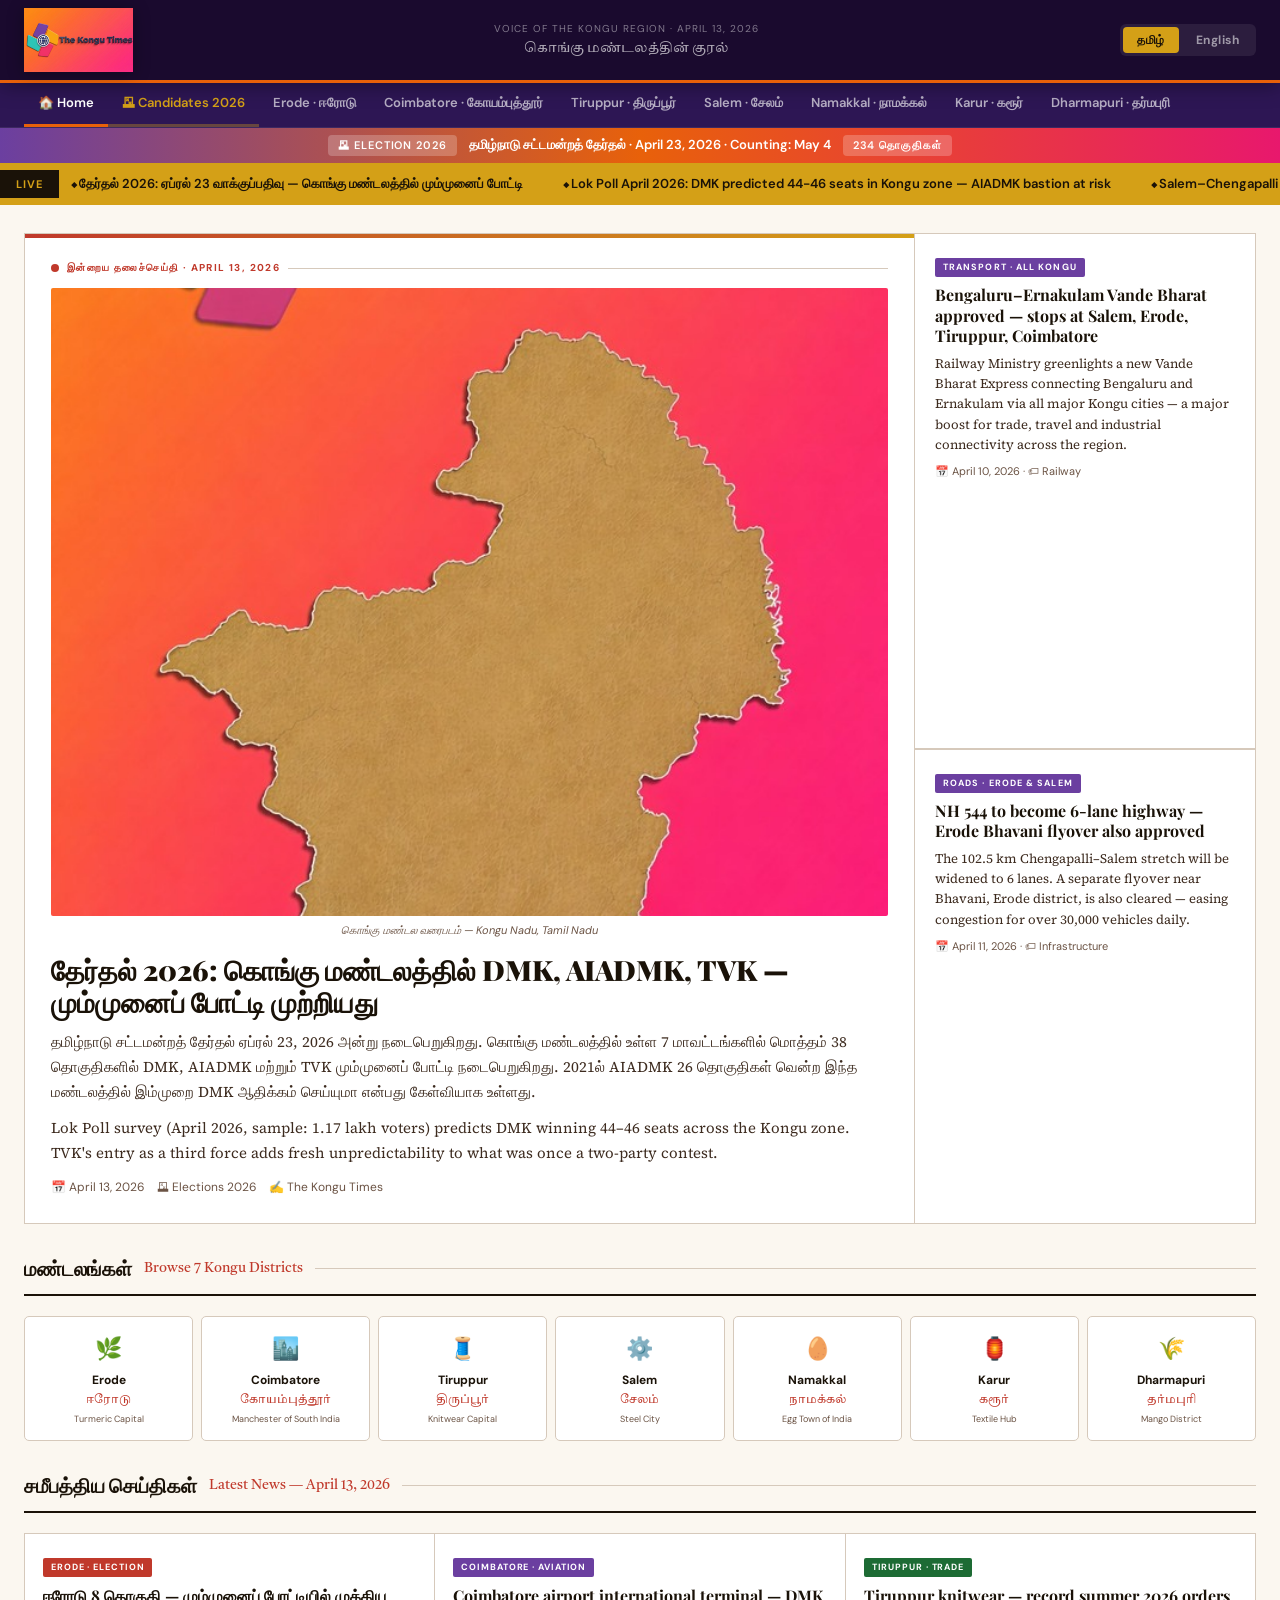
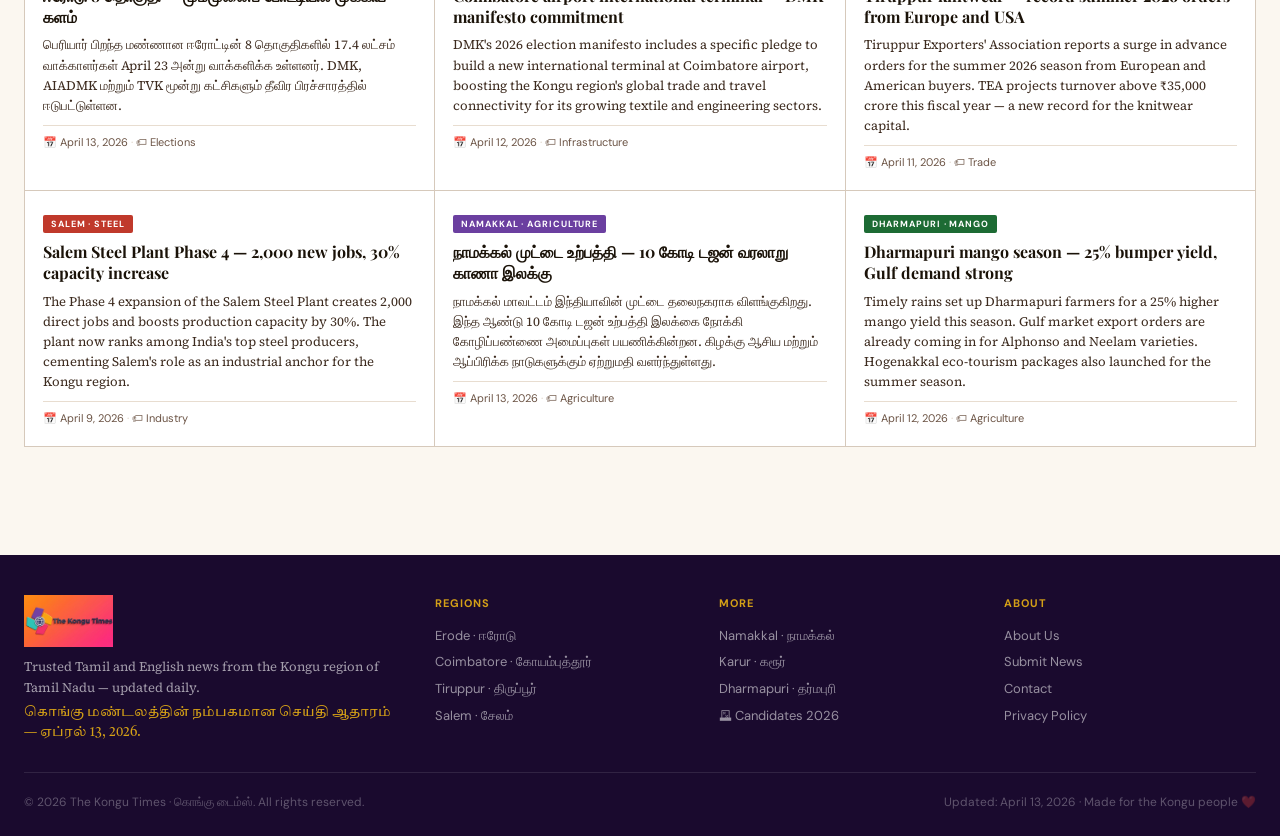
<file: index.html>
<!DOCTYPE html>
<html lang="ta">
<head>
<meta charset="UTF-8"/><meta name="viewport" content="width=device-width,initial-scale=1"/>
<meta name="description" content="Kongu region Tamil and English news — Erode Coimbatore Tiruppur Salem Namakkal Karur Dharmapuri 2026 election"/>
<title>The Kongu Times — கொங்கு மண்டலத்தின் செய்திகள் | The Kongu Times</title>
<link rel="stylesheet" href="css/style.css"/>
<link rel="icon" href="data:image/svg+xml,%3Csvg xmlns='http://www.w3.org/2000/svg' viewBox='0 0 100 100'%3E%3Ctext y='.9em' font-size='90'%3E%F0%9F%93%B0%3C/text%3E%3C/svg%3E"/>
</head>
<body>
<header class="site-header">
  <div class="header-inner">
    <a href="index.html" class="logo-link"><img class="logo-img" src="kongu-times-logo.png" alt="The Kongu Times — கொங்கு டைம்ஸ்"/></a>
    <div class="header-center">
      <div class="header-tagline">VOICE OF THE KONGU REGION · April 13, 2026</div>
      <div class="header-tagline-ta">கொங்கு மண்டலத்தின் குரல்</div>
    </div>
    <div class="lang-toggle">
      <button class="lang-btn active" onclick="this.classList.add('active');this.nextElementSibling.classList.remove('active')">தமிழ்</button>
      <button class="lang-btn" onclick="this.classList.add('active');this.previousElementSibling.classList.remove('active')">English</button>
    </div>
  </div>
</header>
<nav class="region-nav"><div class="region-nav-inner">
      <a href="index.html" class="active">🏠 Home</a>
      <a href="candidates-2026.html" class="candidates-link">🗳 Candidates 2026</a>
      <a href="regions/erode.html">Erode · ஈரோடு</a>
      <a href="regions/coimbatore.html">Coimbatore · கோயம்புத்தூர்</a>
      <a href="regions/tiruppur.html">Tiruppur · திருப்பூர்</a>
      <a href="regions/salem.html">Salem · சேலம்</a>
      <a href="regions/namakkal.html">Namakkal · நாமக்கல்</a>
      <a href="regions/karur.html">Karur · கரூர்</a>
      <a href="regions/dharmapuri.html">Dharmapuri · தர்மபுரி</a>
    </div></nav>
<div class="election-banner"><div class="election-banner-inner">
  <span class="elect-badge">🗳 ELECTION 2026</span>
  <span>தமிழ்நாடு சட்டமன்றத் தேர்தல் · April 23, 2026 · Counting: May 4</span>
  <span class="elect-badge">234 தொகுதிகள்</span>
</div></div><div class="news-ticker"><div class="ticker-inner"><span class="ticker-label">LIVE</span><div class="ticker-scroll"><div class="ticker-track"><span class="ticker-item">தேர்தல் 2026: ஏப்ரல் 23 வாக்குப்பதிவு — கொங்கு மண்டலத்தில் மும்முனைப் போட்டி</span><span class="ticker-item">Lok Poll April 2026: DMK predicted 44-46 seats in Kongu zone — AIADMK bastion at risk</span><span class="ticker-item">Salem–Chengapalli NH 544 six-lane DPR begins — Erode Bhavani flyover approved</span><span class="ticker-item">Coimbatore airport expansion — international terminal promised in DMK manifesto</span><span class="ticker-item">Tiruppur knitwear exports — record summer 2026 orders from Europe and USA</span><span class="ticker-item">நாமக்கல் முட்டை உற்பத்தி — 10 கோடி டஜன் இலக்கை நோக்கி</span><span class="ticker-item">Bengaluru–Ernakulam Vande Bharat via Salem, Erode, Tiruppur, Coimbatore approved</span><span class="ticker-item">Dharmapuri mango season — 25% higher yield expected, Gulf export demand strong</span><span class="ticker-item">தேர்தல் 2026: ஏப்ரல் 23 வாக்குப்பதிவு — கொங்கு மண்டலத்தில் மும்முனைப் போட்டி</span><span class="ticker-item">Lok Poll April 2026: DMK predicted 44-46 seats in Kongu zone — AIADMK bastion at risk</span><span class="ticker-item">Salem–Chengapalli NH 544 six-lane DPR begins — Erode Bhavani flyover approved</span><span class="ticker-item">Coimbatore airport expansion — international terminal promised in DMK manifesto</span><span class="ticker-item">Tiruppur knitwear exports — record summer 2026 orders from Europe and USA</span><span class="ticker-item">நாமக்கல் முட்டை உற்பத்தி — 10 கோடி டஜன் இலக்கை நோக்கி</span><span class="ticker-item">Bengaluru–Ernakulam Vande Bharat via Salem, Erode, Tiruppur, Coimbatore approved</span><span class="ticker-item">Dharmapuri mango season — 25% higher yield expected, Gulf export demand strong</span></div></div></div></div>
<main class="site-main">
<section>
<div class="hero-grid">
  <article class="hero-main">
    <div class="hero-label"><span class="live-dot"></span>இன்றைய தலைச்செய்தி · April 13, 2026</div>
    <img class="hero-img" src="kongu-map.jpg" alt="Kongu Nadu Region Map — கொங்கு மண்டல வரைபடம்"/>
    <p style="font-family:DM Sans,sans-serif;font-size:11px;color:var(--ink-light);font-style:italic;text-align:center;margin-top:-10px;margin-bottom:14px;">கொங்கு மண்டல வரைபடம் — Kongu Nadu, Tamil Nadu</p>
    <h1 class="hero-headline">தேர்தல் 2026: கொங்கு மண்டலத்தில் DMK, AIADMK, TVK — மும்முனைப் போட்டி முற்றியது</h1>
    <p class="hero-lead">தமிழ்நாடு சட்டமன்றத் தேர்தல் ஏப்ரல் 23, 2026 அன்று நடைபெறுகிறது. கொங்கு மண்டலத்தில் உள்ள 7 மாவட்டங்களில் மொத்தம் 38 தொகுதிகளில் DMK, AIADMK மற்றும் TVK மும்முனைப் போட்டி நடைபெறுகிறது. 2021ல் AIADMK 26 தொகுதிகள் வென்ற இந்த மண்டலத்தில் இம்முறை DMK ஆதிக்கம் செய்யுமா என்பது கேள்வியாக உள்ளது.</p>
    <p class="hero-lead">Lok Poll survey (April 2026, sample: 1.17 lakh voters) predicts DMK winning 44–46 seats across the Kongu zone. TVK's entry as a third force adds fresh unpredictability to what was once a two-party contest.</p>
    <div class="hero-meta"><span>📅 April 13, 2026</span><span>🗳 Elections 2026</span><span>✍️ The Kongu Times</span></div>
  </article>
  <article class="hero-side">
    <div class="side-label">Transport · All Kongu</div>
    <h2 class="side-title">Bengaluru–Ernakulam Vande Bharat approved — stops at Salem, Erode, Tiruppur, Coimbatore</h2>
    <p class="side-body">Railway Ministry greenlights a new Vande Bharat Express connecting Bengaluru and Ernakulam via all major Kongu cities — a major boost for trade, travel and industrial connectivity across the region.</p>
    <div class="side-meta">📅 April 10, 2026 · 🏷 Railway</div>
  </article>
  <article class="hero-side">
    <div class="side-label">Roads · Erode &amp; Salem</div>
    <h2 class="side-title">NH 544 to become 6-lane highway — Erode Bhavani flyover also approved</h2>
    <p class="side-body">The 102.5 km Chengapalli–Salem stretch will be widened to 6 lanes. A separate flyover near Bhavani, Erode district, is also cleared — easing congestion for over 30,000 vehicles daily.</p>
    <div class="side-meta">📅 April 11, 2026 · 🏷 Infrastructure</div>
  </article>
</div>
</section>

<div class="sec-head"><h2>மண்டலங்கள்</h2><span class="sec-head-tamil">Browse 7 Kongu Districts</span><div class="sec-head-line"></div></div>
<div class="region-grid">
  <a href="regions/erode.html" class="region-card"><div class="rc-icon">🌿</div><div class="rc-name">Erode</div><div class="rc-tamil">ஈரோடு</div><div class="rc-tagline">Turmeric Capital</div></a>
  <a href="regions/coimbatore.html" class="region-card"><div class="rc-icon">🏙️</div><div class="rc-name">Coimbatore</div><div class="rc-tamil">கோயம்புத்தூர்</div><div class="rc-tagline">Manchester of South India</div></a>
  <a href="regions/tiruppur.html" class="region-card"><div class="rc-icon">🧵</div><div class="rc-name">Tiruppur</div><div class="rc-tamil">திருப்பூர்</div><div class="rc-tagline">Knitwear Capital</div></a>
  <a href="regions/salem.html" class="region-card"><div class="rc-icon">⚙️</div><div class="rc-name">Salem</div><div class="rc-tamil">சேலம்</div><div class="rc-tagline">Steel City</div></a>
  <a href="regions/namakkal.html" class="region-card"><div class="rc-icon">🥚</div><div class="rc-name">Namakkal</div><div class="rc-tamil">நாமக்கல்</div><div class="rc-tagline">Egg Town of India</div></a>
  <a href="regions/karur.html" class="region-card"><div class="rc-icon">🏮</div><div class="rc-name">Karur</div><div class="rc-tamil">கரூர்</div><div class="rc-tagline">Textile Hub</div></a>
  <a href="regions/dharmapuri.html" class="region-card"><div class="rc-icon">🌾</div><div class="rc-name">Dharmapuri</div><div class="rc-tamil">தர்மபுரி</div><div class="rc-tagline">Mango District</div></a>
</div>

<div class="sec-head"><h2>சமீபத்திய செய்திகள்</h2><span class="sec-head-tamil">Latest News — April 13, 2026</span><div class="sec-head-line"></div></div>
<div class="news-grid">
  <article class="news-card">
    <div class="nc-region">Erode · Election</div>
    <h3 class="nc-title">ஈரோடு 8 தொகுதி — மும்முனைப் போட்டியில் முக்கிய களம்</h3>
    <p class="nc-body">பெரியார் பிறந்த மண்ணான ஈரோட்டின் 8 தொகுதிகளில் 17.4 லட்சம் வாக்காளர்கள் April 23 அன்று வாக்களிக்க உள்ளனர். DMK, AIADMK மற்றும் TVK மூன்று கட்சிகளும் தீவிர பிரச்சாரத்தில் ஈடுபட்டுள்ளன.</p>
    <div class="nc-meta">📅 April 13, 2026 <span class="meta-dot">·</span> 🏷 Elections</div>
  </article>
  <article class="news-card">
    <div class="nc-region blue">Coimbatore · Aviation</div>
    <h3 class="nc-title">Coimbatore airport international terminal — DMK manifesto commitment</h3>
    <p class="nc-body">DMK's 2026 election manifesto includes a specific pledge to build a new international terminal at Coimbatore airport, boosting the Kongu region's global trade and travel connectivity for its growing textile and engineering sectors.</p>
    <div class="nc-meta">📅 April 12, 2026 <span class="meta-dot">·</span> 🏷 Infrastructure</div>
  </article>
  <article class="news-card">
    <div class="nc-region green">Tiruppur · Trade</div>
    <h3 class="nc-title">Tiruppur knitwear — record summer 2026 orders from Europe and USA</h3>
    <p class="nc-body">Tiruppur Exporters' Association reports a surge in advance orders for the summer 2026 season from European and American buyers. TEA projects turnover above ₹35,000 crore this fiscal year — a new record for the knitwear capital.</p>
    <div class="nc-meta">📅 April 11, 2026 <span class="meta-dot">·</span> 🏷 Trade</div>
  </article>
  <article class="news-card">
    <div class="nc-region">Salem · Steel</div>
    <h3 class="nc-title">Salem Steel Plant Phase 4 — 2,000 new jobs, 30% capacity increase</h3>
    <p class="nc-body">The Phase 4 expansion of the Salem Steel Plant creates 2,000 direct jobs and boosts production capacity by 30%. The plant now ranks among India's top steel producers, cementing Salem's role as an industrial anchor for the Kongu region.</p>
    <div class="nc-meta">📅 April 9, 2026 <span class="meta-dot">·</span> 🏷 Industry</div>
  </article>
  <article class="news-card">
    <div class="nc-region blue">Namakkal · Agriculture</div>
    <h3 class="nc-title">நாமக்கல் முட்டை உற்பத்தி — 10 கோடி டஜன் வரலாறு காணா இலக்கு</h3>
    <p class="nc-body">நாமக்கல் மாவட்டம் இந்தியாவின் முட்டை தலைநகராக விளங்குகிறது. இந்த ஆண்டு 10 கோடி டஜன் உற்பத்தி இலக்கை நோக்கி கோழிப்பண்ணை அமைப்புகள் பயணிக்கின்றன. கிழக்கு ஆசிய மற்றும் ஆப்பிரிக்க நாடுகளுக்கும் ஏற்றுமதி வளர்ந்துள்ளது.</p>
    <div class="nc-meta">📅 April 13, 2026 <span class="meta-dot">·</span> 🏷 Agriculture</div>
  </article>
  <article class="news-card">
    <div class="nc-region green">Dharmapuri · Mango</div>
    <h3 class="nc-title">Dharmapuri mango season — 25% bumper yield, Gulf demand strong</h3>
    <p class="nc-body">Timely rains set up Dharmapuri farmers for a 25% higher mango yield this season. Gulf market export orders are already coming in for Alphonso and Neelam varieties. Hogenakkal eco-tourism packages also launched for the summer season.</p>
    <div class="nc-meta">📅 April 12, 2026 <span class="meta-dot">·</span> 🏷 Agriculture</div>
  </article>
</div>
</main>
<footer class="site-footer"><div class="footer-inner">
  <div class="footer-grid">
    <div><img class="footer-logo-img" src="kongu-times-logo.png" alt="The Kongu Times"/>
    <p class="footer-desc">Trusted Tamil and English news from the Kongu region of Tamil Nadu — updated daily.</p>
    <p class="footer-desc-ta">கொங்கு மண்டலத்தின் நம்பகமான செய்தி ஆதாரம் — ஏப்ரல் 13, 2026.</p></div>
    <div class="footer-col"><div class="footer-col-title">Regions</div>
    <a href="regions/erode.html">Erode · ஈரோடு</a>
    <a href="regions/coimbatore.html">Coimbatore · கோயம்புத்தூர்</a>
    <a href="regions/tiruppur.html">Tiruppur · திருப்பூர்</a>
    <a href="regions/salem.html">Salem · சேலம்</a></div>
    <div class="footer-col"><div class="footer-col-title">More</div>
    <a href="regions/namakkal.html">Namakkal · நாமக்கல்</a>
    <a href="regions/karur.html">Karur · கரூர்</a>
    <a href="regions/dharmapuri.html">Dharmapuri · தர்மபுரி</a>
    <a href="candidates-2026.html">🗳 Candidates 2026</a></div>
    <div class="footer-col"><div class="footer-col-title">About</div>
    <a href="#">About Us</a><a href="#">Submit News</a><a href="#">Contact</a><a href="#">Privacy Policy</a></div>
  </div>
  <div class="footer-bottom">
    <span>© 2026 The Kongu Times · கொங்கு டைம்ஸ். All rights reserved.</span>
    <span>Updated: April 13, 2026 · Made for the Kongu people ❤️</span>
  </div>
</div></footer></body></html>
</file>
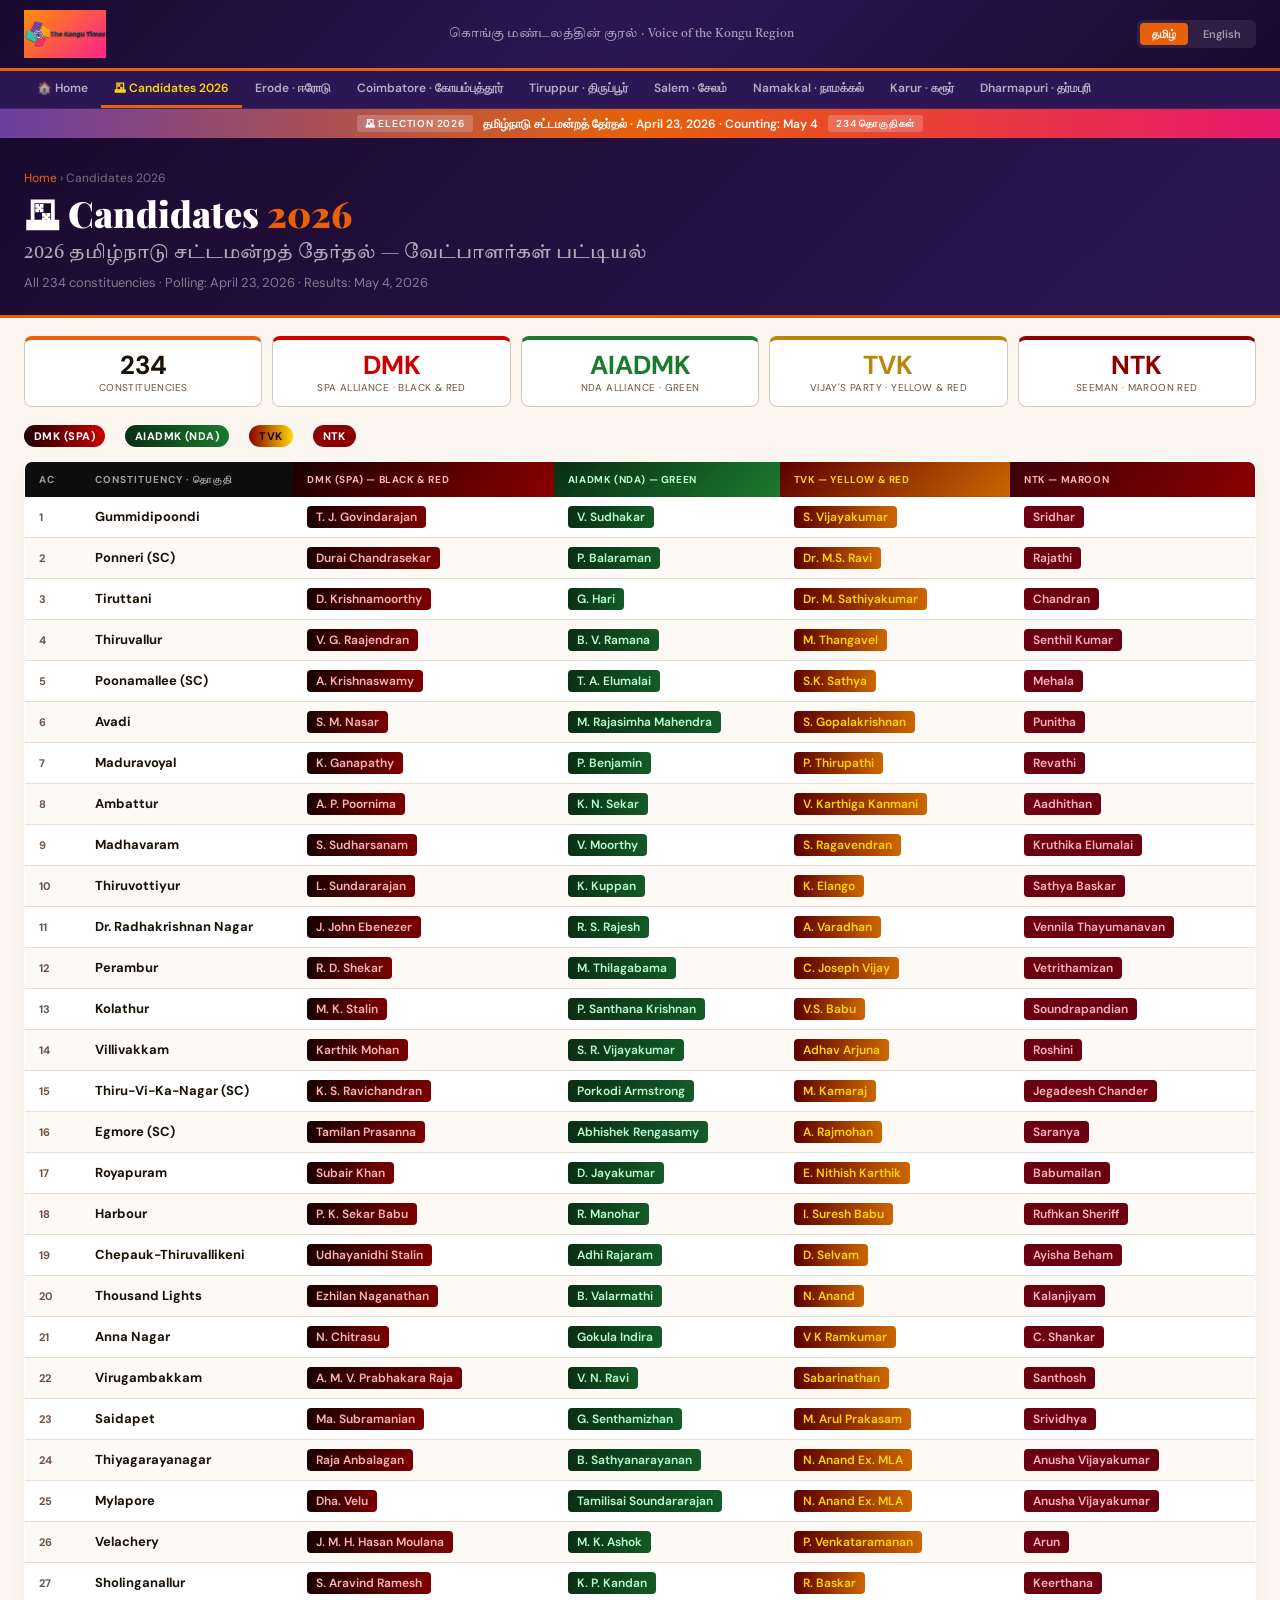
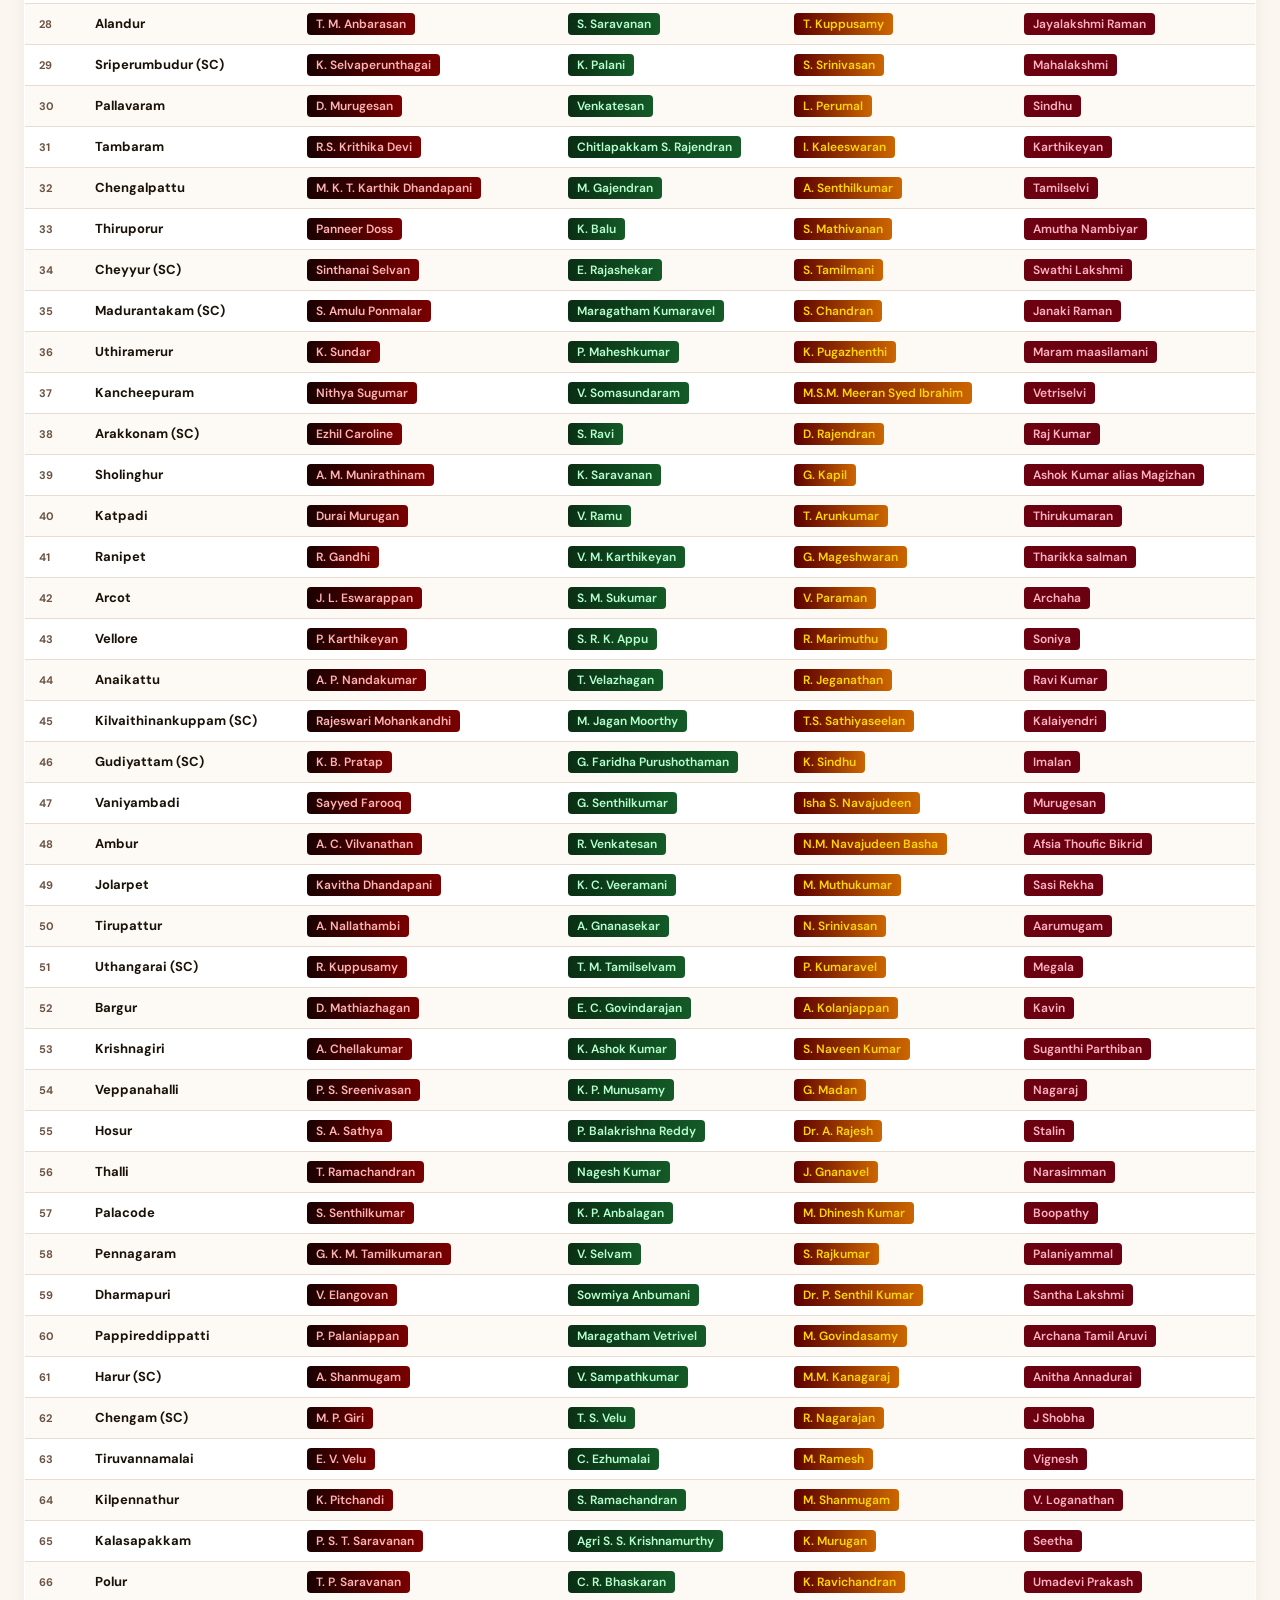
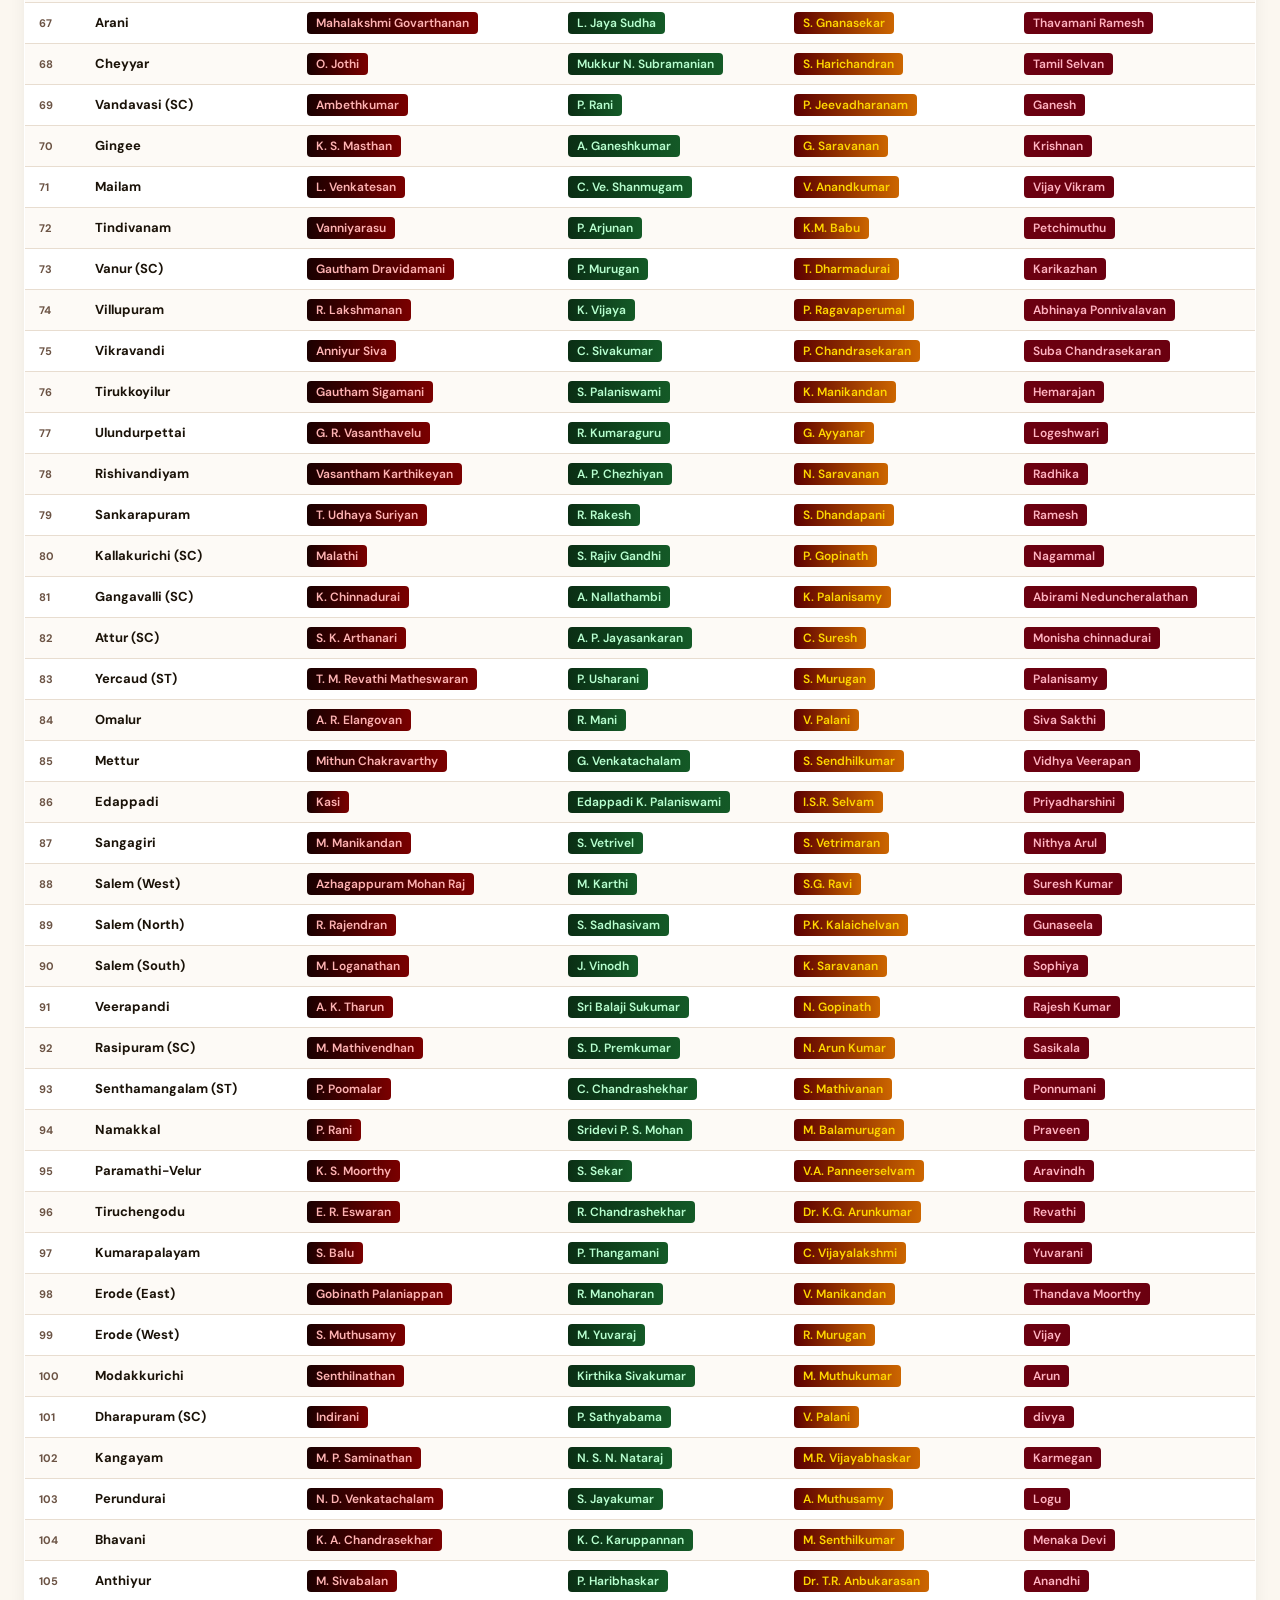
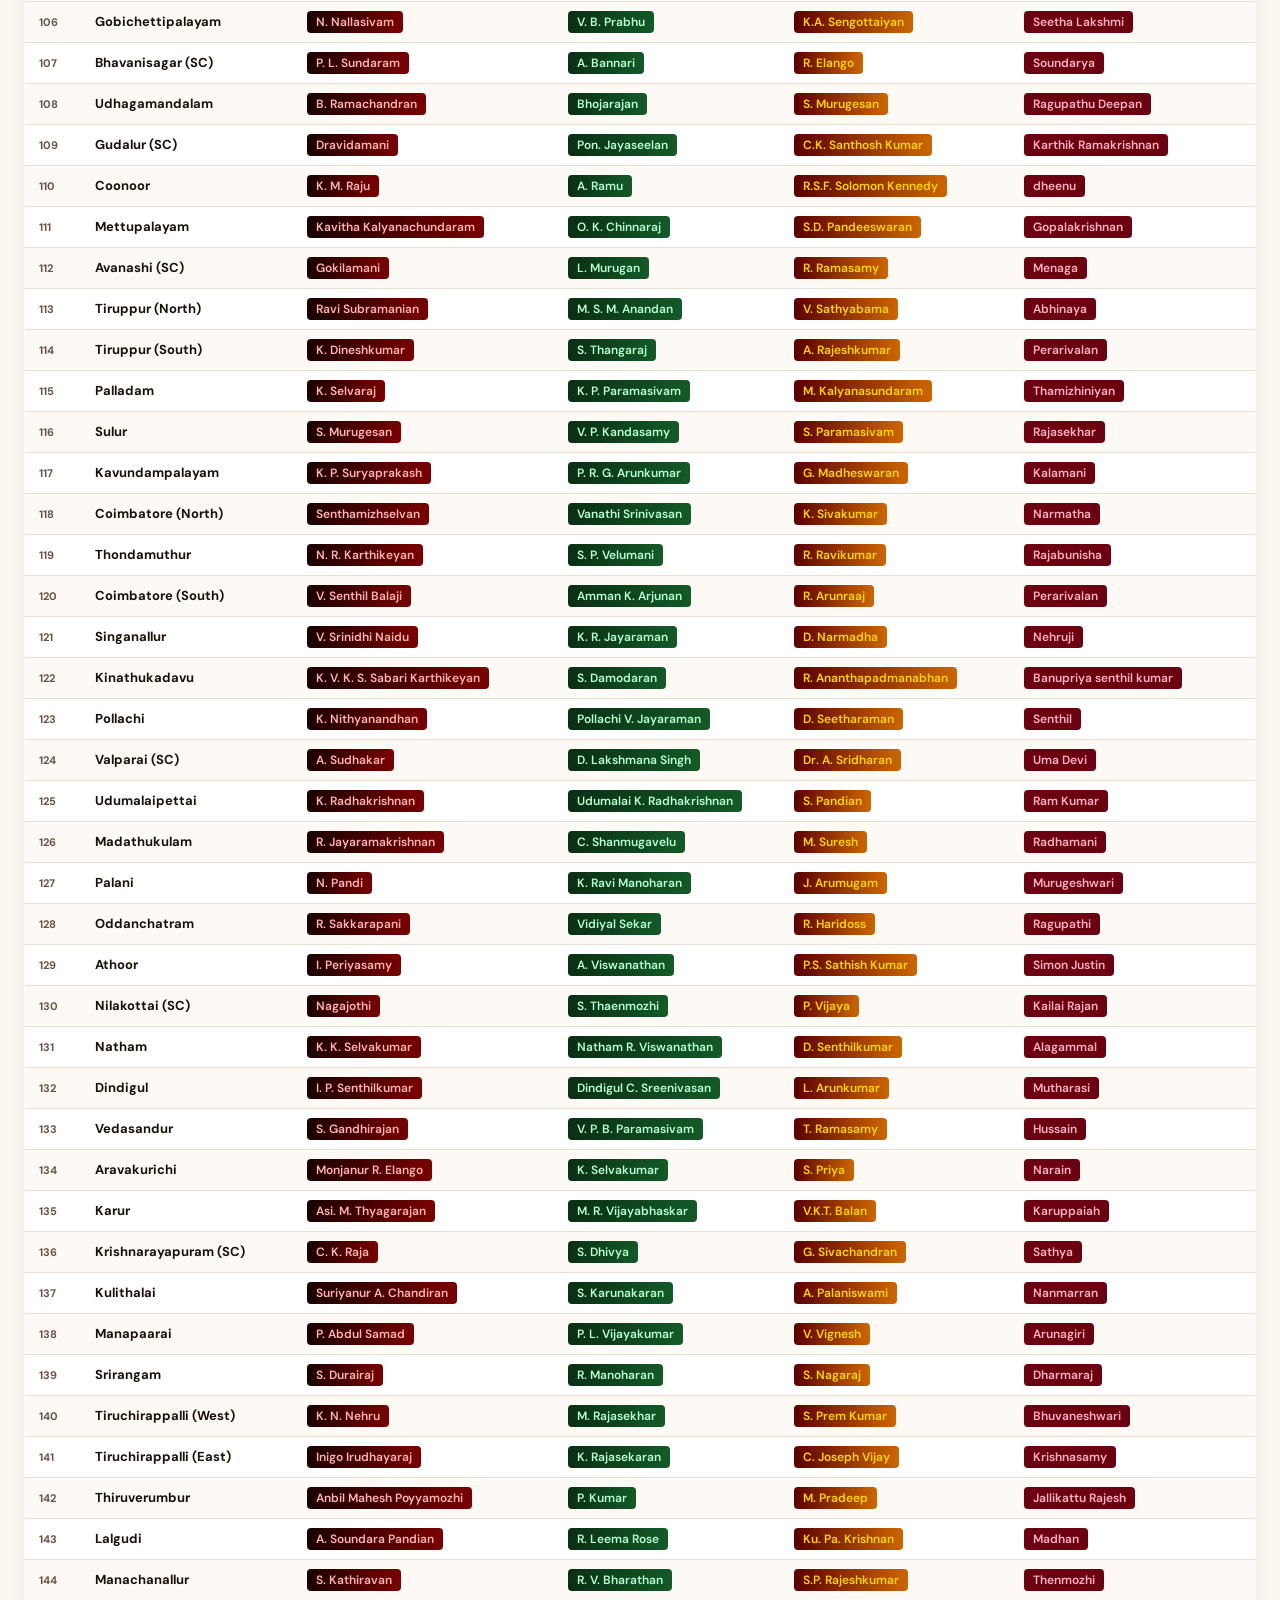
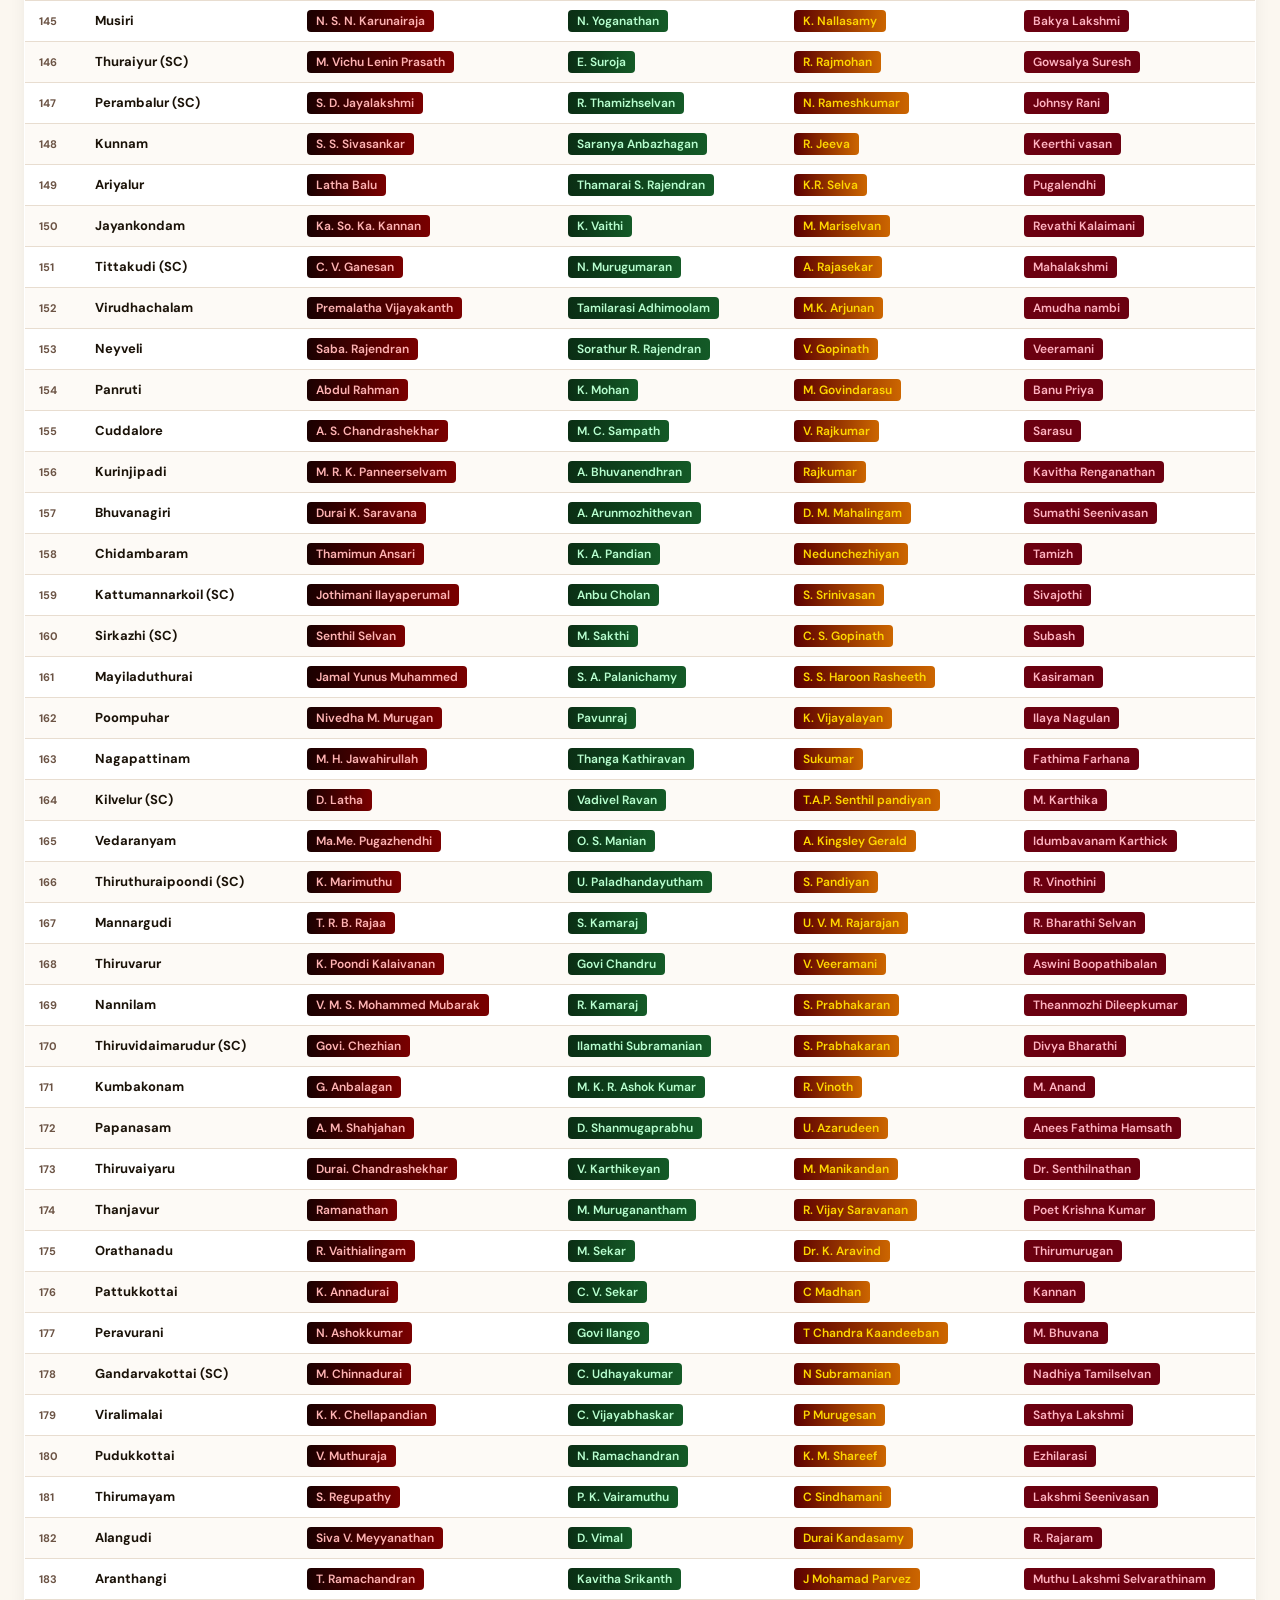
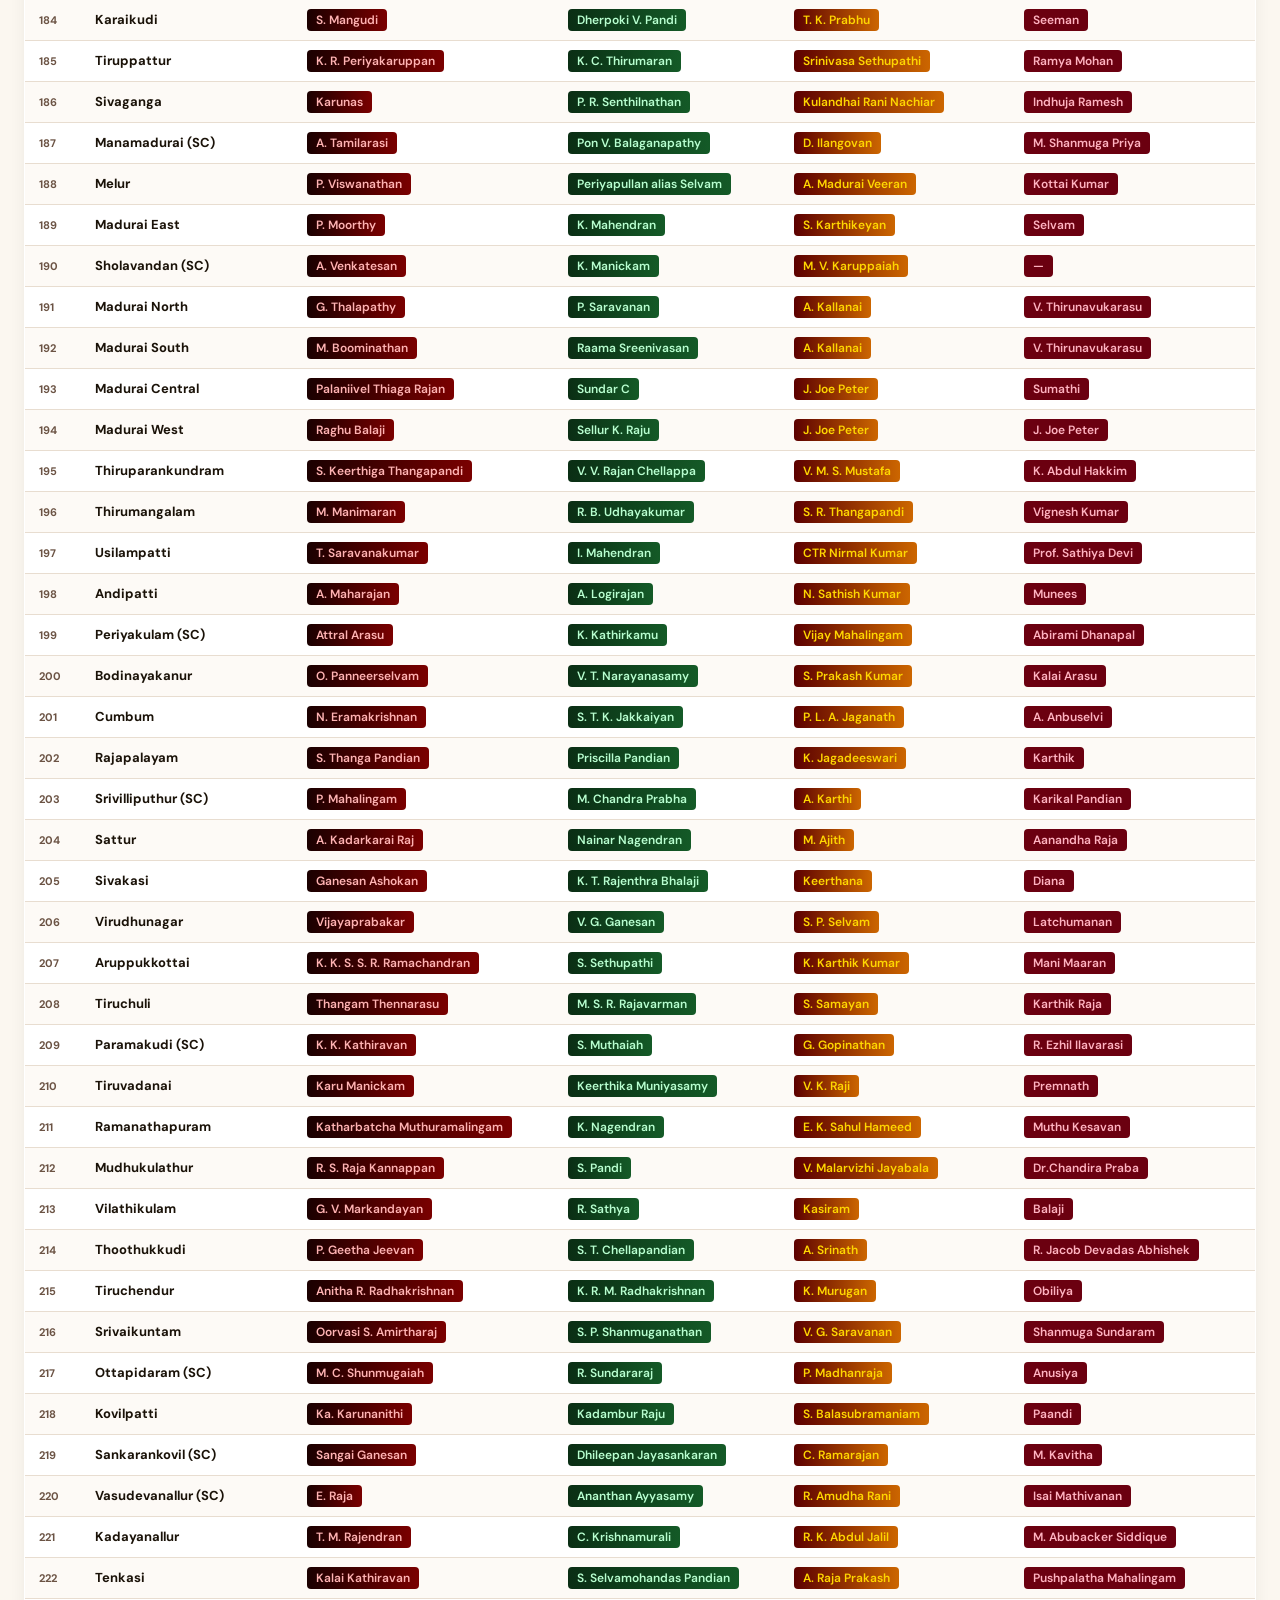
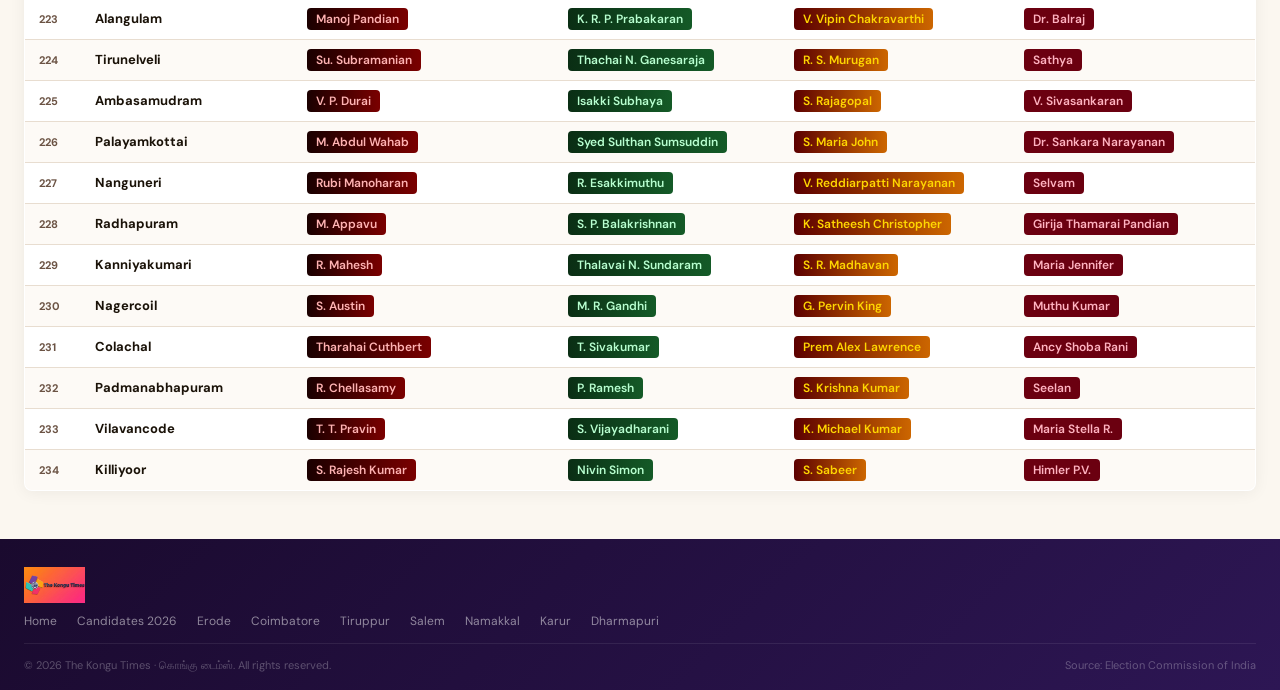
<file: candidates-2026.html>
<!DOCTYPE html>
<html lang="ta">
<head>
  <meta charset="UTF-8"/>
  <meta name="viewport" content="width=device-width,initial-scale=1"/>
  <title>Candidates 2026 | The Kongu Times</title>
  <link href="https://fonts.googleapis.com/css2?family=Tiro+Tamil&family=Playfair+Display:wght@700;900&family=DM+Sans:wght@400;500;600;700&display=swap" rel="stylesheet">
  <style>
    *,*::before,*::after{box-sizing:border-box;margin:0;padding:0}
    :root{
      --orange:#E8610A;--pink:#E8186D;--purple:#6B3FA0;
      --dmk-bg:#1a0000;--dmk-accent:#CC0000;
      --aiadmk-bg:#0a2e14;--aiadmk-accent:#1a7a2e;
      --tvk-bg:#7a0000;--tvk-accent:#FFD700;
      --ntk-bg:#5c0011;--ntk-accent:#8B0000;
      --ink:#1A1208;--ink-mid:#3D2B1F;--ink-light:#6B5344;
      --paper:#FBF7F0;--paper-dark:#E8DDD0;--border:#D6C9BB;--white:#fff;
    }
    body{font-family:'DM Sans',sans-serif;background:var(--paper);color:var(--ink);}

    /* ── HEADER ── */
    .site-header{background:linear-gradient(135deg,#1a0a2e 0%,#2d1654 50%,#1a0a2e 100%);border-bottom:3px solid var(--orange);position:sticky;top:0;z-index:100;}
    .header-inner{max-width:1280px;margin:0 auto;display:flex;align-items:center;justify-content:space-between;padding:10px 24px;gap:12px;}
    .logo-img{height:48px;width:auto;display:block;}
    .header-tagline{font-family:'Tiro Tamil',serif;font-size:12px;color:rgba(255,255,255,0.6);text-align:center;}
    .lang-toggle{display:flex;gap:3px;background:rgba(255,255,255,0.08);border-radius:6px;padding:3px;}
    .lang-btn{font-family:'DM Sans',sans-serif;font-size:11px;font-weight:600;padding:4px 12px;border:none;border-radius:4px;cursor:pointer;background:transparent;color:rgba(255,255,255,0.55);}
    .lang-btn.active{background:var(--orange);color:white;}

    /* ── TOP NAV (Candidates first, then regions) ── */
    .region-nav{background:#2d1654;border-bottom:1px solid rgba(255,255,255,0.08);}
    .region-nav-inner{max-width:1280px;margin:0 auto;display:flex;align-items:center;padding:0 24px;overflow-x:auto;scrollbar-width:none;}
    .region-nav-inner::-webkit-scrollbar{display:none}
    .region-nav-inner a{font-family:'DM Sans',sans-serif;font-size:12px;font-weight:600;color:rgba(255,255,255,0.65);text-decoration:none;padding:9px 13px;white-space:nowrap;border-bottom:3px solid transparent;transition:all 0.2s;}
    .region-nav-inner a:hover,.region-nav-inner a.active{color:white;border-bottom-color:var(--orange);}
    .region-nav-inner a.candidates-link{color:var(--orange);border-bottom-color:rgba(232,97,10,0.4);}
    .region-nav-inner a.candidates-link:hover,.region-nav-inner a.candidates-link.active{border-bottom-color:var(--orange);color:#FFD700;}

    /* ── ELECTION BANNER ── */
    .election-banner{background:linear-gradient(90deg,#6B3FA0,#E8610A,#E8186D);padding:6px 0;text-align:center;}
    .election-banner-inner{font-family:'DM Sans',sans-serif;font-size:12px;font-weight:600;color:white;display:flex;align-items:center;justify-content:center;gap:10px;flex-wrap:wrap;padding:0 24px;}
    .elect-badge{background:rgba(255,255,255,0.2);border-radius:3px;padding:2px 8px;font-size:10px;letter-spacing:0.08em;}

    /* ── PAGE HERO ── */
    .page-hero{background:linear-gradient(135deg,#1a0a2e,#2d1654);padding:32px 24px 24px;border-bottom:3px solid var(--orange);}
    .page-hero-inner{max-width:1280px;margin:0 auto;}
    .page-breadcrumb{font-size:12px;color:rgba(255,255,255,0.4);margin-bottom:8px;}
    .page-breadcrumb a{color:var(--orange);text-decoration:none;}
    .page-title{font-family:'Playfair Display',serif;font-size:36px;font-weight:900;color:white;line-height:1.1;}
    .page-title span{color:var(--orange);}
    .page-title-ta{font-family:'Tiro Tamil',serif;font-size:18px;color:rgba(255,255,255,0.65);margin-top:6px;}
    .page-subtitle{font-size:13px;color:rgba(255,255,255,0.45);margin-top:8px;}

    /* ── STATS ROW ── */
    .stats-row{max-width:1280px;margin:0 auto;padding:18px 24px;display:flex;gap:10px;flex-wrap:wrap;}
    .stat-card{background:var(--white);border:1px solid var(--border);border-radius:8px;padding:12px 18px;flex:1;min-width:120px;text-align:center;border-top:4px solid var(--orange);}
    .stat-num{font-size:26px;font-weight:700;line-height:1;}
    .stat-label{font-size:10px;color:var(--ink-light);margin-top:3px;letter-spacing:0.04em;text-transform:uppercase;}
    .stat-card.s-dmk{border-top-color:#CC0000;} .stat-card.s-dmk .stat-num{color:#CC0000;}
    .stat-card.s-aiadmk{border-top-color:#1a7a2e;} .stat-card.s-aiadmk .stat-num{color:#1a7a2e;}
    .stat-card.s-tvk{border-top-color:#B8860B;} .stat-card.s-tvk .stat-num{color:#B8860B;}
    .stat-card.s-ntk{border-top-color:#8B0000;} .stat-card.s-ntk .stat-num{color:#8B0000;}

    /* ── PARTY LEGEND ── */
    .legend-bar{max-width:1280px;margin:0 auto;padding:0 24px 14px;display:flex;gap:20px;flex-wrap:wrap;align-items:center;}
    .legend-item{display:flex;align-items:center;gap:7px;font-size:12px;font-weight:700;color:var(--ink);}
    .legend-pill{height:22px;padding:0 10px;border-radius:11px;display:flex;align-items:center;font-size:11px;font-weight:700;letter-spacing:0.04em;}
    .pill-dmk{background:linear-gradient(90deg,#1a0000,#CC0000);color:white;}
    .pill-aiadmk{background:linear-gradient(90deg,#0a2e14,#1a7a2e);color:white;}
    .pill-tvk{background:linear-gradient(90deg,#8B0000,#FFD700);color:#1a0000;}
    .pill-ntk{background:#8B0000;color:white;}

    /* ── TABLE ── */
    .table-wrap{max-width:1280px;margin:0 auto;padding:0 24px 48px;overflow-x:auto;}
    table{width:100%;border-collapse:collapse;background:var(--white);border:1px solid var(--border);border-radius:8px;overflow:hidden;font-size:13px;box-shadow:0 2px 16px rgba(0,0,0,0.06);}

    thead tr th{padding:0;border:none;}
    .th-main{background:#0d0d0d;color:rgba(255,255,255,0.6);padding:11px 14px;text-align:left;font-size:10px;font-weight:700;letter-spacing:0.1em;text-transform:uppercase;}
    .th-dmk{background:linear-gradient(135deg,#1a0000,#8B0000);color:#FFB3B3;padding:11px 14px;text-align:left;font-size:10px;font-weight:700;letter-spacing:0.06em;text-transform:uppercase;}
    .th-aiadmk{background:linear-gradient(135deg,#0a2e14,#1a7a2e);color:#B8FFD0;padding:11px 14px;text-align:left;font-size:10px;font-weight:700;letter-spacing:0.06em;text-transform:uppercase;}
    .th-tvk{background:linear-gradient(135deg,#5c0000,#cc6600);color:#FFD700;padding:11px 14px;text-align:left;font-size:10px;font-weight:700;letter-spacing:0.06em;text-transform:uppercase;}
    .th-ntk{background:linear-gradient(135deg,#3d0008,#8B0000);color:#FFB3B3;padding:11px 14px;text-align:left;font-size:10px;font-weight:700;letter-spacing:0.06em;text-transform:uppercase;}

    .crow td{padding:9px 14px;border-bottom:1px solid var(--paper-dark);vertical-align:middle;}
    .crow:last-child td{border-bottom:none;}
    .crow:nth-child(even) td{background:#FDFAF6;}
    .crow:hover td{background:#FEF3E8;transition:background 0.1s;}

    .ac{font-weight:700;color:var(--ink-light);font-size:11px;min-width:44px;}
    .con{font-weight:700;color:var(--ink);font-size:13px;min-width:150px;}

    /* Party candidate pill styling */
    td.dmk span{display:inline-block;padding:3px 9px;border-radius:4px;font-size:12px;font-weight:600;
      background:linear-gradient(90deg,#1a0000 0%,#7a0000 100%);color:#FFB3B3;}
    td.aiadmk span{display:inline-block;padding:3px 9px;border-radius:4px;font-size:12px;font-weight:600;
      background:linear-gradient(90deg,#0a2e14 0%,#145a27 100%);color:#B8FFD0;}
    td.tvk span{display:inline-block;padding:3px 9px;border-radius:4px;font-size:12px;font-weight:600;
      background:linear-gradient(90deg,#5c0000 0%,#cc6600 100%);color:#FFD700;}
    td.ntk span{display:inline-block;padding:3px 9px;border-radius:4px;font-size:12px;font-weight:600;
      background:#6B0010;color:#FFB3C1;}

    .hidden{display:none!important;}

    /* ── FOOTER ── */
    .site-footer{background:linear-gradient(135deg,#1a0a2e,#2d1654);color:rgba(255,255,255,0.6);padding:28px 24px 18px;}
    .footer-inner{max-width:1280px;margin:0 auto;}
    .footer-logo-img{height:36px;margin-bottom:10px;display:block;}
    .footer-links{display:flex;gap:20px;margin-bottom:14px;flex-wrap:wrap;}
    .footer-links a{font-size:12px;color:rgba(255,255,255,0.5);text-decoration:none;transition:color 0.15s;}
    .footer-links a:hover{color:white;}
    .footer-bottom{display:flex;justify-content:space-between;font-size:11px;color:rgba(255,255,255,0.28);flex-wrap:wrap;gap:6px;border-top:1px solid rgba(255,255,255,0.08);padding-top:14px;}

    @media(max-width:700px){
      .page-title{font-size:24px;}
      .header-tagline{display:none}
      .stats-row{gap:6px;}
      .stat-card{min-width:80px;padding:10px 8px;}
      .stat-num{font-size:18px;}
      thead .th-main,.th-dmk,.th-aiadmk,.th-tvk,.th-ntk{padding:8px 6px;font-size:8px;}
      .crow td{padding:8px 6px;}
      td.dmk span,td.aiadmk span,td.tvk span,td.ntk span{font-size:10px;padding:2px 5px;}
      .con{font-size:11px;}
    }
  </style>
</head>
<body>

<!-- HEADER -->
<header class="site-header">
  <div class="header-inner">
    <a href="index.html"><img class="logo-img" src="kongu-times-logo.png" alt="The Kongu Times"/></a>
    <div class="header-tagline">கொங்கு மண்டலத்தின் குரல் · Voice of the Kongu Region</div>
    <div class="lang-toggle">
      <button class="lang-btn active">தமிழ்</button>
      <button class="lang-btn">English</button>
    </div>
  </div>
</header>

<!-- NAV — Candidates 2026 FIRST then regions -->
<nav class="region-nav">
  <div class="region-nav-inner">
    <a href="index.html">🏠 Home</a>
    <a href="candidates-2026.html" class="candidates-link active">🗳 Candidates 2026</a>
    <a href="regions/erode.html">Erode · ஈரோடு</a>
    <a href="regions/coimbatore.html">Coimbatore · கோயம்புத்தூர்</a>
    <a href="regions/tiruppur.html">Tiruppur · திருப்பூர்</a>
    <a href="regions/salem.html">Salem · சேலம்</a>
    <a href="regions/namakkal.html">Namakkal · நாமக்கல்</a>
    <a href="regions/karur.html">Karur · கரூர்</a>
    <a href="regions/dharmapuri.html">Dharmapuri · தர்மபுரி</a>
  </div>
</nav>

<!-- ELECTION BANNER -->
<div class="election-banner">
  <div class="election-banner-inner">
    <span class="elect-badge">🗳 ELECTION 2026</span>
    <span>தமிழ்நாடு சட்டமன்றத் தேர்தல் · April 23, 2026 · Counting: May 4</span>
    <span class="elect-badge">234 தொகுதிகள்</span>
  </div>
</div>

<!-- PAGE HERO -->
<div class="page-hero">
  <div class="page-hero-inner">
    <div class="page-breadcrumb"><a href="index.html">Home</a> › Candidates 2026</div>
    <h1 class="page-title">🗳 Candidates <span>2026</span></h1>
    <div class="page-title-ta">2026 தமிழ்நாடு சட்டமன்றத் தேர்தல் — வேட்பாளர்கள் பட்டியல்</div>
    <p class="page-subtitle">All 234 constituencies · Polling: April 23, 2026 · Results: May 4, 2026</p>
  </div>
</div>

<!-- STATS -->
<div class="stats-row">
  <div class="stat-card"><div class="stat-num" style="color:var(--ink)">234</div><div class="stat-label">Constituencies</div></div>
  <div class="stat-card s-dmk"><div class="stat-num">DMK</div><div class="stat-label">SPA Alliance · Black &amp; Red</div></div>
  <div class="stat-card s-aiadmk"><div class="stat-num">AIADMK</div><div class="stat-label">NDA Alliance · Green</div></div>
  <div class="stat-card s-tvk"><div class="stat-num">TVK</div><div class="stat-label">Vijay's Party · Yellow &amp; Red</div></div>
  <div class="stat-card s-ntk"><div class="stat-num">NTK</div><div class="stat-label">Seeman · Maroon Red</div></div>
</div>

<!-- PARTY LEGEND PILLS -->
<div class="legend-bar">
  <div class="legend-item"><span class="legend-pill pill-dmk">DMK (SPA)</span></div>
  <div class="legend-item"><span class="legend-pill pill-aiadmk">AIADMK (NDA)</span></div>
  <div class="legend-item"><span class="legend-pill pill-tvk">TVK</span></div>
  <div class="legend-item"><span class="legend-pill pill-ntk">NTK</span></div>
</div>

<!-- TABLE (no search bar) -->
<div class="table-wrap">
  <table id="candidatesTable">
    <thead>
      <tr>
        <th class="th-main">AC</th>
        <th class="th-main">Constituency · தொகுதி</th>
        <th class="th-dmk">DMK (SPA) — Black &amp; Red</th>
        <th class="th-aiadmk">AIADMK (NDA) — Green</th>
        <th class="th-tvk">TVK — Yellow &amp; Red</th>
        <th class="th-ntk">NTK — Maroon</th>
      </tr>
    </thead>
    <tbody id="tableBody">
      
    <tr class="crow">
      <td class="ac">1</td>
      <td class="con">Gummidipoondi</td>
      <td class="dmk"><span>T. J. Govindarajan</span></td>
      <td class="aiadmk"><span>V. Sudhakar</span></td>
      <td class="tvk"><span>S. Vijayakumar</span></td>
      <td class="ntk"><span>Sridhar</span></td>
    </tr>
    <tr class="crow">
      <td class="ac">2</td>
      <td class="con">Ponneri (SC)</td>
      <td class="dmk"><span>Durai Chandrasekar</span></td>
      <td class="aiadmk"><span>P. Balaraman</span></td>
      <td class="tvk"><span>Dr. M.S. Ravi</span></td>
      <td class="ntk"><span>Rajathi</span></td>
    </tr>
    <tr class="crow">
      <td class="ac">3</td>
      <td class="con">Tiruttani</td>
      <td class="dmk"><span>D. Krishnamoorthy</span></td>
      <td class="aiadmk"><span>G. Hari</span></td>
      <td class="tvk"><span>Dr. M. Sathiyakumar</span></td>
      <td class="ntk"><span>Chandran</span></td>
    </tr>
    <tr class="crow">
      <td class="ac">4</td>
      <td class="con">Thiruvallur</td>
      <td class="dmk"><span>V. G. Raajendran</span></td>
      <td class="aiadmk"><span>B. V. Ramana</span></td>
      <td class="tvk"><span>M. Thangavel</span></td>
      <td class="ntk"><span>Senthil Kumar</span></td>
    </tr>
    <tr class="crow">
      <td class="ac">5</td>
      <td class="con">Poonamallee (SC)</td>
      <td class="dmk"><span>A. Krishnaswamy</span></td>
      <td class="aiadmk"><span>T. A. Elumalai</span></td>
      <td class="tvk"><span>S.K. Sathya</span></td>
      <td class="ntk"><span>Mehala</span></td>
    </tr>
    <tr class="crow">
      <td class="ac">6</td>
      <td class="con">Avadi</td>
      <td class="dmk"><span>S. M. Nasar</span></td>
      <td class="aiadmk"><span>M. Rajasimha Mahendra</span></td>
      <td class="tvk"><span>S. Gopalakrishnan</span></td>
      <td class="ntk"><span>Punitha</span></td>
    </tr>
    <tr class="crow">
      <td class="ac">7</td>
      <td class="con">Maduravoyal</td>
      <td class="dmk"><span>K. Ganapathy</span></td>
      <td class="aiadmk"><span>P. Benjamin</span></td>
      <td class="tvk"><span>P. Thirupathi</span></td>
      <td class="ntk"><span>Revathi</span></td>
    </tr>
    <tr class="crow">
      <td class="ac">8</td>
      <td class="con">Ambattur</td>
      <td class="dmk"><span>A. P. Poornima</span></td>
      <td class="aiadmk"><span>K. N. Sekar</span></td>
      <td class="tvk"><span>V. Karthiga Kanmani</span></td>
      <td class="ntk"><span>Aadhithan</span></td>
    </tr>
    <tr class="crow">
      <td class="ac">9</td>
      <td class="con">Madhavaram</td>
      <td class="dmk"><span>S. Sudharsanam</span></td>
      <td class="aiadmk"><span>V. Moorthy</span></td>
      <td class="tvk"><span>S. Ragavendran</span></td>
      <td class="ntk"><span>Kruthika Elumalai</span></td>
    </tr>
    <tr class="crow">
      <td class="ac">10</td>
      <td class="con">Thiruvottiyur</td>
      <td class="dmk"><span>L. Sundararajan</span></td>
      <td class="aiadmk"><span>K. Kuppan</span></td>
      <td class="tvk"><span>K. Elango</span></td>
      <td class="ntk"><span>Sathya Baskar</span></td>
    </tr>
    <tr class="crow">
      <td class="ac">11</td>
      <td class="con">Dr. Radhakrishnan Nagar</td>
      <td class="dmk"><span>J. John Ebenezer</span></td>
      <td class="aiadmk"><span>R. S. Rajesh</span></td>
      <td class="tvk"><span>A. Varadhan</span></td>
      <td class="ntk"><span>Vennila Thayumanavan</span></td>
    </tr>
    <tr class="crow">
      <td class="ac">12</td>
      <td class="con">Perambur</td>
      <td class="dmk"><span>R. D. Shekar</span></td>
      <td class="aiadmk"><span>M. Thilagabama</span></td>
      <td class="tvk"><span>C. Joseph Vijay</span></td>
      <td class="ntk"><span>Vetrithamizan</span></td>
    </tr>
    <tr class="crow">
      <td class="ac">13</td>
      <td class="con">Kolathur</td>
      <td class="dmk"><span>M. K. Stalin</span></td>
      <td class="aiadmk"><span>P. Santhana Krishnan</span></td>
      <td class="tvk"><span>V.S. Babu</span></td>
      <td class="ntk"><span>Soundrapandian</span></td>
    </tr>
    <tr class="crow">
      <td class="ac">14</td>
      <td class="con">Villivakkam</td>
      <td class="dmk"><span>Karthik Mohan</span></td>
      <td class="aiadmk"><span>S. R. Vijayakumar</span></td>
      <td class="tvk"><span>Adhav Arjuna</span></td>
      <td class="ntk"><span>Roshini</span></td>
    </tr>
    <tr class="crow">
      <td class="ac">15</td>
      <td class="con">Thiru-Vi-Ka-Nagar (SC)</td>
      <td class="dmk"><span>K. S. Ravichandran</span></td>
      <td class="aiadmk"><span>Porkodi Armstrong</span></td>
      <td class="tvk"><span>M. Kamaraj</span></td>
      <td class="ntk"><span>Jegadeesh Chander</span></td>
    </tr>
    <tr class="crow">
      <td class="ac">16</td>
      <td class="con">Egmore (SC)</td>
      <td class="dmk"><span>Tamilan Prasanna</span></td>
      <td class="aiadmk"><span>Abhishek Rengasamy</span></td>
      <td class="tvk"><span>A. Rajmohan</span></td>
      <td class="ntk"><span>Saranya</span></td>
    </tr>
    <tr class="crow">
      <td class="ac">17</td>
      <td class="con">Royapuram</td>
      <td class="dmk"><span>Subair Khan</span></td>
      <td class="aiadmk"><span>D. Jayakumar</span></td>
      <td class="tvk"><span>E. Nithish Karthik</span></td>
      <td class="ntk"><span>Babumailan</span></td>
    </tr>
    <tr class="crow">
      <td class="ac">18</td>
      <td class="con">Harbour</td>
      <td class="dmk"><span>P. K. Sekar Babu</span></td>
      <td class="aiadmk"><span>R. Manohar</span></td>
      <td class="tvk"><span>I. Suresh Babu</span></td>
      <td class="ntk"><span>Rufhkan Sheriff</span></td>
    </tr>
    <tr class="crow">
      <td class="ac">19</td>
      <td class="con">Chepauk-Thiruvallikeni</td>
      <td class="dmk"><span>Udhayanidhi Stalin</span></td>
      <td class="aiadmk"><span>Adhi Rajaram</span></td>
      <td class="tvk"><span>D. Selvam</span></td>
      <td class="ntk"><span>Ayisha Beham</span></td>
    </tr>
    <tr class="crow">
      <td class="ac">20</td>
      <td class="con">Thousand Lights</td>
      <td class="dmk"><span>Ezhilan Naganathan</span></td>
      <td class="aiadmk"><span>B. Valarmathi</span></td>
      <td class="tvk"><span>N. Anand</span></td>
      <td class="ntk"><span>Kalanjiyam</span></td>
    </tr>
    <tr class="crow">
      <td class="ac">21</td>
      <td class="con">Anna Nagar</td>
      <td class="dmk"><span>N. Chitrasu</span></td>
      <td class="aiadmk"><span>Gokula Indira</span></td>
      <td class="tvk"><span>V K Ramkumar</span></td>
      <td class="ntk"><span>C. Shankar</span></td>
    </tr>
    <tr class="crow">
      <td class="ac">22</td>
      <td class="con">Virugambakkam</td>
      <td class="dmk"><span>A. M. V. Prabhakara Raja</span></td>
      <td class="aiadmk"><span>V. N. Ravi</span></td>
      <td class="tvk"><span>Sabarinathan</span></td>
      <td class="ntk"><span>Santhosh</span></td>
    </tr>
    <tr class="crow">
      <td class="ac">23</td>
      <td class="con">Saidapet</td>
      <td class="dmk"><span>Ma. Subramanian</span></td>
      <td class="aiadmk"><span>G. Senthamizhan</span></td>
      <td class="tvk"><span>M. Arul Prakasam</span></td>
      <td class="ntk"><span>Srividhya</span></td>
    </tr>
    <tr class="crow">
      <td class="ac">24</td>
      <td class="con">Thiyagarayanagar</td>
      <td class="dmk"><span>Raja Anbalagan</span></td>
      <td class="aiadmk"><span>B. Sathyanarayanan</span></td>
      <td class="tvk"><span>N. Anand Ex. MLA</span></td>
      <td class="ntk"><span>Anusha Vijayakumar</span></td>
    </tr>
    <tr class="crow">
      <td class="ac">25</td>
      <td class="con">Mylapore</td>
      <td class="dmk"><span>Dha. Velu</span></td>
      <td class="aiadmk"><span>Tamilisai Soundararajan</span></td>
      <td class="tvk"><span>N. Anand Ex. MLA</span></td>
      <td class="ntk"><span>Anusha Vijayakumar</span></td>
    </tr>
    <tr class="crow">
      <td class="ac">26</td>
      <td class="con">Velachery</td>
      <td class="dmk"><span>J. M. H. Hasan Moulana</span></td>
      <td class="aiadmk"><span>M. K. Ashok</span></td>
      <td class="tvk"><span>P. Venkataramanan</span></td>
      <td class="ntk"><span>Arun</span></td>
    </tr>
    <tr class="crow">
      <td class="ac">27</td>
      <td class="con">Sholinganallur</td>
      <td class="dmk"><span>S. Aravind Ramesh</span></td>
      <td class="aiadmk"><span>K. P. Kandan</span></td>
      <td class="tvk"><span>R. Baskar</span></td>
      <td class="ntk"><span>Keerthana</span></td>
    </tr>
    <tr class="crow">
      <td class="ac">28</td>
      <td class="con">Alandur</td>
      <td class="dmk"><span>T. M. Anbarasan</span></td>
      <td class="aiadmk"><span>S. Saravanan</span></td>
      <td class="tvk"><span>T. Kuppusamy</span></td>
      <td class="ntk"><span>Jayalakshmi Raman</span></td>
    </tr>
    <tr class="crow">
      <td class="ac">29</td>
      <td class="con">Sriperumbudur (SC)</td>
      <td class="dmk"><span>K. Selvaperunthagai</span></td>
      <td class="aiadmk"><span>K. Palani</span></td>
      <td class="tvk"><span>S. Srinivasan</span></td>
      <td class="ntk"><span>Mahalakshmi</span></td>
    </tr>
    <tr class="crow">
      <td class="ac">30</td>
      <td class="con">Pallavaram</td>
      <td class="dmk"><span>D. Murugesan</span></td>
      <td class="aiadmk"><span>Venkatesan</span></td>
      <td class="tvk"><span>L. Perumal</span></td>
      <td class="ntk"><span>Sindhu</span></td>
    </tr>
    <tr class="crow">
      <td class="ac">31</td>
      <td class="con">Tambaram</td>
      <td class="dmk"><span>R.S. Krithika Devi</span></td>
      <td class="aiadmk"><span>Chitlapakkam S. Rajendran</span></td>
      <td class="tvk"><span>I. Kaleeswaran</span></td>
      <td class="ntk"><span>Karthikeyan</span></td>
    </tr>
    <tr class="crow">
      <td class="ac">32</td>
      <td class="con">Chengalpattu</td>
      <td class="dmk"><span>M. K. T. Karthik Dhandapani</span></td>
      <td class="aiadmk"><span>M. Gajendran</span></td>
      <td class="tvk"><span>A. Senthilkumar</span></td>
      <td class="ntk"><span>Tamilselvi</span></td>
    </tr>
    <tr class="crow">
      <td class="ac">33</td>
      <td class="con">Thiruporur</td>
      <td class="dmk"><span>Panneer Doss</span></td>
      <td class="aiadmk"><span>K. Balu</span></td>
      <td class="tvk"><span>S. Mathivanan</span></td>
      <td class="ntk"><span>Amutha Nambiyar</span></td>
    </tr>
    <tr class="crow">
      <td class="ac">34</td>
      <td class="con">Cheyyur (SC)</td>
      <td class="dmk"><span>Sinthanai Selvan</span></td>
      <td class="aiadmk"><span>E. Rajashekar</span></td>
      <td class="tvk"><span>S. Tamilmani</span></td>
      <td class="ntk"><span>Swathi Lakshmi</span></td>
    </tr>
    <tr class="crow">
      <td class="ac">35</td>
      <td class="con">Madurantakam (SC)</td>
      <td class="dmk"><span>S. Amulu Ponmalar</span></td>
      <td class="aiadmk"><span>Maragatham Kumaravel</span></td>
      <td class="tvk"><span>S. Chandran</span></td>
      <td class="ntk"><span>Janaki Raman</span></td>
    </tr>
    <tr class="crow">
      <td class="ac">36</td>
      <td class="con">Uthiramerur</td>
      <td class="dmk"><span>K. Sundar</span></td>
      <td class="aiadmk"><span>P. Maheshkumar</span></td>
      <td class="tvk"><span>K. Pugazhenthi</span></td>
      <td class="ntk"><span>Maram maasilamani</span></td>
    </tr>
    <tr class="crow">
      <td class="ac">37</td>
      <td class="con">Kancheepuram</td>
      <td class="dmk"><span>Nithya Sugumar</span></td>
      <td class="aiadmk"><span>V. Somasundaram</span></td>
      <td class="tvk"><span>M.S.M. Meeran Syed Ibrahim</span></td>
      <td class="ntk"><span>Vetriselvi</span></td>
    </tr>
    <tr class="crow">
      <td class="ac">38</td>
      <td class="con">Arakkonam (SC)</td>
      <td class="dmk"><span>Ezhil Caroline</span></td>
      <td class="aiadmk"><span>S. Ravi</span></td>
      <td class="tvk"><span>D. Rajendran</span></td>
      <td class="ntk"><span>Raj Kumar</span></td>
    </tr>
    <tr class="crow">
      <td class="ac">39</td>
      <td class="con">Sholinghur</td>
      <td class="dmk"><span>A. M. Munirathinam</span></td>
      <td class="aiadmk"><span>K. Saravanan</span></td>
      <td class="tvk"><span>G. Kapil</span></td>
      <td class="ntk"><span>Ashok Kumar alias Magizhan</span></td>
    </tr>
    <tr class="crow">
      <td class="ac">40</td>
      <td class="con">Katpadi</td>
      <td class="dmk"><span>Durai Murugan</span></td>
      <td class="aiadmk"><span>V. Ramu</span></td>
      <td class="tvk"><span>T. Arunkumar</span></td>
      <td class="ntk"><span>Thirukumaran</span></td>
    </tr>
    <tr class="crow">
      <td class="ac">41</td>
      <td class="con">Ranipet</td>
      <td class="dmk"><span>R. Gandhi</span></td>
      <td class="aiadmk"><span>V. M. Karthikeyan</span></td>
      <td class="tvk"><span>G. Mageshwaran</span></td>
      <td class="ntk"><span>Tharikka salman</span></td>
    </tr>
    <tr class="crow">
      <td class="ac">42</td>
      <td class="con">Arcot</td>
      <td class="dmk"><span>J. L. Eswarappan</span></td>
      <td class="aiadmk"><span>S. M. Sukumar</span></td>
      <td class="tvk"><span>V. Paraman</span></td>
      <td class="ntk"><span>Archaha</span></td>
    </tr>
    <tr class="crow">
      <td class="ac">43</td>
      <td class="con">Vellore</td>
      <td class="dmk"><span>P. Karthikeyan</span></td>
      <td class="aiadmk"><span>S. R. K. Appu</span></td>
      <td class="tvk"><span>R. Marimuthu</span></td>
      <td class="ntk"><span>Soniya</span></td>
    </tr>
    <tr class="crow">
      <td class="ac">44</td>
      <td class="con">Anaikattu</td>
      <td class="dmk"><span>A. P. Nandakumar</span></td>
      <td class="aiadmk"><span>T. Velazhagan</span></td>
      <td class="tvk"><span>R. Jeganathan</span></td>
      <td class="ntk"><span>Ravi Kumar</span></td>
    </tr>
    <tr class="crow">
      <td class="ac">45</td>
      <td class="con">Kilvaithinankuppam (SC)</td>
      <td class="dmk"><span>Rajeswari Mohankandhi</span></td>
      <td class="aiadmk"><span>M. Jagan Moorthy</span></td>
      <td class="tvk"><span>T.S. Sathiyaseelan</span></td>
      <td class="ntk"><span>Kalaiyendri</span></td>
    </tr>
    <tr class="crow">
      <td class="ac">46</td>
      <td class="con">Gudiyattam (SC)</td>
      <td class="dmk"><span>K. B. Pratap</span></td>
      <td class="aiadmk"><span>G. Faridha Purushothaman</span></td>
      <td class="tvk"><span>K. Sindhu</span></td>
      <td class="ntk"><span>Imalan</span></td>
    </tr>
    <tr class="crow">
      <td class="ac">47</td>
      <td class="con">Vaniyambadi</td>
      <td class="dmk"><span>Sayyed Farooq</span></td>
      <td class="aiadmk"><span>G. Senthilkumar</span></td>
      <td class="tvk"><span>Isha S. Navajudeen</span></td>
      <td class="ntk"><span>Murugesan</span></td>
    </tr>
    <tr class="crow">
      <td class="ac">48</td>
      <td class="con">Ambur</td>
      <td class="dmk"><span>A. C. Vilvanathan</span></td>
      <td class="aiadmk"><span>R. Venkatesan</span></td>
      <td class="tvk"><span>N.M. Navajudeen Basha</span></td>
      <td class="ntk"><span>Afsia Thoufic Bikrid</span></td>
    </tr>
    <tr class="crow">
      <td class="ac">49</td>
      <td class="con">Jolarpet</td>
      <td class="dmk"><span>Kavitha Dhandapani</span></td>
      <td class="aiadmk"><span>K. C. Veeramani</span></td>
      <td class="tvk"><span>M. Muthukumar</span></td>
      <td class="ntk"><span>Sasi Rekha</span></td>
    </tr>
    <tr class="crow">
      <td class="ac">50</td>
      <td class="con">Tirupattur</td>
      <td class="dmk"><span>A. Nallathambi</span></td>
      <td class="aiadmk"><span>A. Gnanasekar</span></td>
      <td class="tvk"><span>N. Srinivasan</span></td>
      <td class="ntk"><span>Aarumugam</span></td>
    </tr>
    <tr class="crow">
      <td class="ac">51</td>
      <td class="con">Uthangarai (SC)</td>
      <td class="dmk"><span>R. Kuppusamy</span></td>
      <td class="aiadmk"><span>T. M. Tamilselvam</span></td>
      <td class="tvk"><span>P. Kumaravel</span></td>
      <td class="ntk"><span>Megala</span></td>
    </tr>
    <tr class="crow">
      <td class="ac">52</td>
      <td class="con">Bargur</td>
      <td class="dmk"><span>D. Mathiazhagan</span></td>
      <td class="aiadmk"><span>E. C. Govindarajan</span></td>
      <td class="tvk"><span>A. Kolanjappan</span></td>
      <td class="ntk"><span>Kavin</span></td>
    </tr>
    <tr class="crow">
      <td class="ac">53</td>
      <td class="con">Krishnagiri</td>
      <td class="dmk"><span>A. Chellakumar</span></td>
      <td class="aiadmk"><span>K. Ashok Kumar</span></td>
      <td class="tvk"><span>S. Naveen Kumar</span></td>
      <td class="ntk"><span>Suganthi Parthiban</span></td>
    </tr>
    <tr class="crow">
      <td class="ac">54</td>
      <td class="con">Veppanahalli</td>
      <td class="dmk"><span>P. S. Sreenivasan</span></td>
      <td class="aiadmk"><span>K. P. Munusamy</span></td>
      <td class="tvk"><span>G. Madan</span></td>
      <td class="ntk"><span>Nagaraj</span></td>
    </tr>
    <tr class="crow">
      <td class="ac">55</td>
      <td class="con">Hosur</td>
      <td class="dmk"><span>S. A. Sathya</span></td>
      <td class="aiadmk"><span>P. Balakrishna Reddy</span></td>
      <td class="tvk"><span>Dr. A. Rajesh</span></td>
      <td class="ntk"><span>Stalin</span></td>
    </tr>
    <tr class="crow">
      <td class="ac">56</td>
      <td class="con">Thalli</td>
      <td class="dmk"><span>T. Ramachandran</span></td>
      <td class="aiadmk"><span>Nagesh Kumar</span></td>
      <td class="tvk"><span>J. Gnanavel</span></td>
      <td class="ntk"><span>Narasimman</span></td>
    </tr>
    <tr class="crow">
      <td class="ac">57</td>
      <td class="con">Palacode</td>
      <td class="dmk"><span>S. Senthilkumar</span></td>
      <td class="aiadmk"><span>K. P. Anbalagan</span></td>
      <td class="tvk"><span>M. Dhinesh Kumar</span></td>
      <td class="ntk"><span>Boopathy</span></td>
    </tr>
    <tr class="crow">
      <td class="ac">58</td>
      <td class="con">Pennagaram</td>
      <td class="dmk"><span>G. K. M. Tamilkumaran</span></td>
      <td class="aiadmk"><span>V. Selvam</span></td>
      <td class="tvk"><span>S. Rajkumar</span></td>
      <td class="ntk"><span>Palaniyammal</span></td>
    </tr>
    <tr class="crow">
      <td class="ac">59</td>
      <td class="con">Dharmapuri</td>
      <td class="dmk"><span>V. Elangovan</span></td>
      <td class="aiadmk"><span>Sowmiya Anbumani</span></td>
      <td class="tvk"><span>Dr. P. Senthil Kumar</span></td>
      <td class="ntk"><span>Santha Lakshmi</span></td>
    </tr>
    <tr class="crow">
      <td class="ac">60</td>
      <td class="con">Pappireddippatti</td>
      <td class="dmk"><span>P. Palaniappan</span></td>
      <td class="aiadmk"><span>Maragatham Vetrivel</span></td>
      <td class="tvk"><span>M. Govindasamy</span></td>
      <td class="ntk"><span>Archana Tamil Aruvi</span></td>
    </tr>
    <tr class="crow">
      <td class="ac">61</td>
      <td class="con">Harur (SC)</td>
      <td class="dmk"><span>A. Shanmugam</span></td>
      <td class="aiadmk"><span>V. Sampathkumar</span></td>
      <td class="tvk"><span>M.M. Kanagaraj</span></td>
      <td class="ntk"><span>Anitha Annadurai</span></td>
    </tr>
    <tr class="crow">
      <td class="ac">62</td>
      <td class="con">Chengam (SC)</td>
      <td class="dmk"><span>M. P. Giri</span></td>
      <td class="aiadmk"><span>T. S. Velu</span></td>
      <td class="tvk"><span>R. Nagarajan</span></td>
      <td class="ntk"><span>J Shobha</span></td>
    </tr>
    <tr class="crow">
      <td class="ac">63</td>
      <td class="con">Tiruvannamalai</td>
      <td class="dmk"><span>E. V. Velu</span></td>
      <td class="aiadmk"><span>C. Ezhumalai</span></td>
      <td class="tvk"><span>M. Ramesh</span></td>
      <td class="ntk"><span>Vignesh</span></td>
    </tr>
    <tr class="crow">
      <td class="ac">64</td>
      <td class="con">Kilpennathur</td>
      <td class="dmk"><span>K. Pitchandi</span></td>
      <td class="aiadmk"><span>S. Ramachandran</span></td>
      <td class="tvk"><span>M. Shanmugam</span></td>
      <td class="ntk"><span>V. Loganathan</span></td>
    </tr>
    <tr class="crow">
      <td class="ac">65</td>
      <td class="con">Kalasapakkam</td>
      <td class="dmk"><span>P. S. T. Saravanan</span></td>
      <td class="aiadmk"><span>Agri S. S. Krishnamurthy</span></td>
      <td class="tvk"><span>K. Murugan</span></td>
      <td class="ntk"><span>Seetha</span></td>
    </tr>
    <tr class="crow">
      <td class="ac">66</td>
      <td class="con">Polur</td>
      <td class="dmk"><span>T. P. Saravanan</span></td>
      <td class="aiadmk"><span>C. R. Bhaskaran</span></td>
      <td class="tvk"><span>K. Ravichandran</span></td>
      <td class="ntk"><span>Umadevi Prakash</span></td>
    </tr>
    <tr class="crow">
      <td class="ac">67</td>
      <td class="con">Arani</td>
      <td class="dmk"><span>Mahalakshmi Govarthanan</span></td>
      <td class="aiadmk"><span>L. Jaya Sudha</span></td>
      <td class="tvk"><span>S. Gnanasekar</span></td>
      <td class="ntk"><span>Thavamani Ramesh</span></td>
    </tr>
    <tr class="crow">
      <td class="ac">68</td>
      <td class="con">Cheyyar</td>
      <td class="dmk"><span>O. Jothi</span></td>
      <td class="aiadmk"><span>Mukkur N. Subramanian</span></td>
      <td class="tvk"><span>S. Harichandran</span></td>
      <td class="ntk"><span>Tamil Selvan</span></td>
    </tr>
    <tr class="crow">
      <td class="ac">69</td>
      <td class="con">Vandavasi (SC)</td>
      <td class="dmk"><span>Ambethkumar</span></td>
      <td class="aiadmk"><span>P. Rani</span></td>
      <td class="tvk"><span>P. Jeevadharanam</span></td>
      <td class="ntk"><span>Ganesh</span></td>
    </tr>
    <tr class="crow">
      <td class="ac">70</td>
      <td class="con">Gingee</td>
      <td class="dmk"><span>K. S. Masthan</span></td>
      <td class="aiadmk"><span>A. Ganeshkumar</span></td>
      <td class="tvk"><span>G. Saravanan</span></td>
      <td class="ntk"><span>Krishnan</span></td>
    </tr>
    <tr class="crow">
      <td class="ac">71</td>
      <td class="con">Mailam</td>
      <td class="dmk"><span>L. Venkatesan</span></td>
      <td class="aiadmk"><span>C. Ve. Shanmugam</span></td>
      <td class="tvk"><span>V. Anandkumar</span></td>
      <td class="ntk"><span>Vijay Vikram</span></td>
    </tr>
    <tr class="crow">
      <td class="ac">72</td>
      <td class="con">Tindivanam</td>
      <td class="dmk"><span>Vanniyarasu</span></td>
      <td class="aiadmk"><span>P. Arjunan</span></td>
      <td class="tvk"><span>K.M. Babu</span></td>
      <td class="ntk"><span>Petchimuthu</span></td>
    </tr>
    <tr class="crow">
      <td class="ac">73</td>
      <td class="con">Vanur (SC)</td>
      <td class="dmk"><span>Gautham Dravidamani</span></td>
      <td class="aiadmk"><span>P. Murugan</span></td>
      <td class="tvk"><span>T. Dharmadurai</span></td>
      <td class="ntk"><span>Karikazhan</span></td>
    </tr>
    <tr class="crow">
      <td class="ac">74</td>
      <td class="con">Villupuram</td>
      <td class="dmk"><span>R. Lakshmanan</span></td>
      <td class="aiadmk"><span>K. Vijaya</span></td>
      <td class="tvk"><span>P. Ragavaperumal</span></td>
      <td class="ntk"><span>Abhinaya Ponnivalavan</span></td>
    </tr>
    <tr class="crow">
      <td class="ac">75</td>
      <td class="con">Vikravandi</td>
      <td class="dmk"><span>Anniyur Siva</span></td>
      <td class="aiadmk"><span>C. Sivakumar</span></td>
      <td class="tvk"><span>P. Chandrasekaran</span></td>
      <td class="ntk"><span>Suba Chandrasekaran</span></td>
    </tr>
    <tr class="crow">
      <td class="ac">76</td>
      <td class="con">Tirukkoyilur</td>
      <td class="dmk"><span>Gautham Sigamani</span></td>
      <td class="aiadmk"><span>S. Palaniswami</span></td>
      <td class="tvk"><span>K. Manikandan</span></td>
      <td class="ntk"><span>Hemarajan</span></td>
    </tr>
    <tr class="crow">
      <td class="ac">77</td>
      <td class="con">Ulundurpettai</td>
      <td class="dmk"><span>G. R. Vasanthavelu</span></td>
      <td class="aiadmk"><span>R. Kumaraguru</span></td>
      <td class="tvk"><span>G. Ayyanar</span></td>
      <td class="ntk"><span>Logeshwari</span></td>
    </tr>
    <tr class="crow">
      <td class="ac">78</td>
      <td class="con">Rishivandiyam</td>
      <td class="dmk"><span>Vasantham Karthikeyan</span></td>
      <td class="aiadmk"><span>A. P. Chezhiyan</span></td>
      <td class="tvk"><span>N. Saravanan</span></td>
      <td class="ntk"><span>Radhika</span></td>
    </tr>
    <tr class="crow">
      <td class="ac">79</td>
      <td class="con">Sankarapuram</td>
      <td class="dmk"><span>T. Udhaya Suriyan</span></td>
      <td class="aiadmk"><span>R. Rakesh</span></td>
      <td class="tvk"><span>S. Dhandapani</span></td>
      <td class="ntk"><span>Ramesh</span></td>
    </tr>
    <tr class="crow">
      <td class="ac">80</td>
      <td class="con">Kallakurichi (SC)</td>
      <td class="dmk"><span>Malathi</span></td>
      <td class="aiadmk"><span>S. Rajiv Gandhi</span></td>
      <td class="tvk"><span>P. Gopinath</span></td>
      <td class="ntk"><span>Nagammal</span></td>
    </tr>
    <tr class="crow">
      <td class="ac">81</td>
      <td class="con">Gangavalli (SC)</td>
      <td class="dmk"><span>K. Chinnadurai</span></td>
      <td class="aiadmk"><span>A. Nallathambi</span></td>
      <td class="tvk"><span>K. Palanisamy</span></td>
      <td class="ntk"><span>Abirami Neduncheralathan</span></td>
    </tr>
    <tr class="crow">
      <td class="ac">82</td>
      <td class="con">Attur (SC)</td>
      <td class="dmk"><span>S. K. Arthanari</span></td>
      <td class="aiadmk"><span>A. P. Jayasankaran</span></td>
      <td class="tvk"><span>C. Suresh</span></td>
      <td class="ntk"><span>Monisha chinnadurai</span></td>
    </tr>
    <tr class="crow">
      <td class="ac">83</td>
      <td class="con">Yercaud (ST)</td>
      <td class="dmk"><span>T. M. Revathi Matheswaran</span></td>
      <td class="aiadmk"><span>P. Usharani</span></td>
      <td class="tvk"><span>S. Murugan</span></td>
      <td class="ntk"><span>Palanisamy</span></td>
    </tr>
    <tr class="crow">
      <td class="ac">84</td>
      <td class="con">Omalur</td>
      <td class="dmk"><span>A. R. Elangovan</span></td>
      <td class="aiadmk"><span>R. Mani</span></td>
      <td class="tvk"><span>V. Palani</span></td>
      <td class="ntk"><span>Siva Sakthi</span></td>
    </tr>
    <tr class="crow">
      <td class="ac">85</td>
      <td class="con">Mettur</td>
      <td class="dmk"><span>Mithun Chakravarthy</span></td>
      <td class="aiadmk"><span>G. Venkatachalam</span></td>
      <td class="tvk"><span>S. Sendhilkumar</span></td>
      <td class="ntk"><span>Vidhya Veerapan</span></td>
    </tr>
    <tr class="crow">
      <td class="ac">86</td>
      <td class="con">Edappadi</td>
      <td class="dmk"><span>Kasi</span></td>
      <td class="aiadmk"><span>Edappadi K. Palaniswami</span></td>
      <td class="tvk"><span>I.S.R. Selvam</span></td>
      <td class="ntk"><span>Priyadharshini</span></td>
    </tr>
    <tr class="crow">
      <td class="ac">87</td>
      <td class="con">Sangagiri</td>
      <td class="dmk"><span>M. Manikandan</span></td>
      <td class="aiadmk"><span>S. Vetrivel</span></td>
      <td class="tvk"><span>S. Vetrimaran</span></td>
      <td class="ntk"><span>Nithya Arul</span></td>
    </tr>
    <tr class="crow">
      <td class="ac">88</td>
      <td class="con">Salem (West)</td>
      <td class="dmk"><span>Azhagappuram Mohan Raj</span></td>
      <td class="aiadmk"><span>M. Karthi</span></td>
      <td class="tvk"><span>S.G. Ravi</span></td>
      <td class="ntk"><span>Suresh Kumar</span></td>
    </tr>
    <tr class="crow">
      <td class="ac">89</td>
      <td class="con">Salem (North)</td>
      <td class="dmk"><span>R. Rajendran</span></td>
      <td class="aiadmk"><span>S. Sadhasivam</span></td>
      <td class="tvk"><span>P.K. Kalaichelvan</span></td>
      <td class="ntk"><span>Gunaseela</span></td>
    </tr>
    <tr class="crow">
      <td class="ac">90</td>
      <td class="con">Salem (South)</td>
      <td class="dmk"><span>M. Loganathan</span></td>
      <td class="aiadmk"><span>J. Vinodh</span></td>
      <td class="tvk"><span>K. Saravanan</span></td>
      <td class="ntk"><span>Sophiya</span></td>
    </tr>
    <tr class="crow">
      <td class="ac">91</td>
      <td class="con">Veerapandi</td>
      <td class="dmk"><span>A. K. Tharun</span></td>
      <td class="aiadmk"><span>Sri Balaji Sukumar</span></td>
      <td class="tvk"><span>N. Gopinath</span></td>
      <td class="ntk"><span>Rajesh Kumar</span></td>
    </tr>
    <tr class="crow">
      <td class="ac">92</td>
      <td class="con">Rasipuram (SC)</td>
      <td class="dmk"><span>M. Mathivendhan</span></td>
      <td class="aiadmk"><span>S. D. Premkumar</span></td>
      <td class="tvk"><span>N. Arun Kumar</span></td>
      <td class="ntk"><span>Sasikala</span></td>
    </tr>
    <tr class="crow">
      <td class="ac">93</td>
      <td class="con">Senthamangalam (ST)</td>
      <td class="dmk"><span>P. Poomalar</span></td>
      <td class="aiadmk"><span>C. Chandrashekhar</span></td>
      <td class="tvk"><span>S. Mathivanan</span></td>
      <td class="ntk"><span>Ponnumani</span></td>
    </tr>
    <tr class="crow">
      <td class="ac">94</td>
      <td class="con">Namakkal</td>
      <td class="dmk"><span>P. Rani</span></td>
      <td class="aiadmk"><span>Sridevi P. S. Mohan</span></td>
      <td class="tvk"><span>M. Balamurugan</span></td>
      <td class="ntk"><span>Praveen</span></td>
    </tr>
    <tr class="crow">
      <td class="ac">95</td>
      <td class="con">Paramathi-Velur</td>
      <td class="dmk"><span>K. S. Moorthy</span></td>
      <td class="aiadmk"><span>S. Sekar</span></td>
      <td class="tvk"><span>V.A. Panneerselvam</span></td>
      <td class="ntk"><span>Aravindh</span></td>
    </tr>
    <tr class="crow">
      <td class="ac">96</td>
      <td class="con">Tiruchengodu</td>
      <td class="dmk"><span>E. R. Eswaran</span></td>
      <td class="aiadmk"><span>R. Chandrashekhar</span></td>
      <td class="tvk"><span>Dr. K.G. Arunkumar</span></td>
      <td class="ntk"><span>Revathi</span></td>
    </tr>
    <tr class="crow">
      <td class="ac">97</td>
      <td class="con">Kumarapalayam</td>
      <td class="dmk"><span>S. Balu</span></td>
      <td class="aiadmk"><span>P. Thangamani</span></td>
      <td class="tvk"><span>C. Vijayalakshmi</span></td>
      <td class="ntk"><span>Yuvarani</span></td>
    </tr>
    <tr class="crow">
      <td class="ac">98</td>
      <td class="con">Erode (East)</td>
      <td class="dmk"><span>Gobinath Palaniappan</span></td>
      <td class="aiadmk"><span>R. Manoharan</span></td>
      <td class="tvk"><span>V. Manikandan</span></td>
      <td class="ntk"><span>Thandava Moorthy</span></td>
    </tr>
    <tr class="crow">
      <td class="ac">99</td>
      <td class="con">Erode (West)</td>
      <td class="dmk"><span>S. Muthusamy</span></td>
      <td class="aiadmk"><span>M. Yuvaraj</span></td>
      <td class="tvk"><span>R. Murugan</span></td>
      <td class="ntk"><span>Vijay</span></td>
    </tr>
    <tr class="crow">
      <td class="ac">100</td>
      <td class="con">Modakkurichi</td>
      <td class="dmk"><span>Senthilnathan</span></td>
      <td class="aiadmk"><span>Kirthika Sivakumar</span></td>
      <td class="tvk"><span>M. Muthukumar</span></td>
      <td class="ntk"><span>Arun</span></td>
    </tr>
    <tr class="crow">
      <td class="ac">101</td>
      <td class="con">Dharapuram (SC)</td>
      <td class="dmk"><span>Indirani</span></td>
      <td class="aiadmk"><span>P. Sathyabama</span></td>
      <td class="tvk"><span>V. Palani</span></td>
      <td class="ntk"><span>divya</span></td>
    </tr>
    <tr class="crow">
      <td class="ac">102</td>
      <td class="con">Kangayam</td>
      <td class="dmk"><span>M. P. Saminathan</span></td>
      <td class="aiadmk"><span>N. S. N. Nataraj</span></td>
      <td class="tvk"><span>M.R. Vijayabhaskar</span></td>
      <td class="ntk"><span>Karmegan</span></td>
    </tr>
    <tr class="crow">
      <td class="ac">103</td>
      <td class="con">Perundurai</td>
      <td class="dmk"><span>N. D. Venkatachalam</span></td>
      <td class="aiadmk"><span>S. Jayakumar</span></td>
      <td class="tvk"><span>A. Muthusamy</span></td>
      <td class="ntk"><span>Logu</span></td>
    </tr>
    <tr class="crow">
      <td class="ac">104</td>
      <td class="con">Bhavani</td>
      <td class="dmk"><span>K. A. Chandrasekhar</span></td>
      <td class="aiadmk"><span>K. C. Karuppannan</span></td>
      <td class="tvk"><span>M. Senthilkumar</span></td>
      <td class="ntk"><span>Menaka Devi</span></td>
    </tr>
    <tr class="crow">
      <td class="ac">105</td>
      <td class="con">Anthiyur</td>
      <td class="dmk"><span>M. Sivabalan</span></td>
      <td class="aiadmk"><span>P. Haribhaskar</span></td>
      <td class="tvk"><span>Dr. T.R. Anbukarasan</span></td>
      <td class="ntk"><span>Anandhi</span></td>
    </tr>
    <tr class="crow">
      <td class="ac">106</td>
      <td class="con">Gobichettipalayam</td>
      <td class="dmk"><span>N. Nallasivam</span></td>
      <td class="aiadmk"><span>V. B. Prabhu</span></td>
      <td class="tvk"><span>K.A. Sengottaiyan</span></td>
      <td class="ntk"><span>Seetha Lakshmi</span></td>
    </tr>
    <tr class="crow">
      <td class="ac">107</td>
      <td class="con">Bhavanisagar (SC)</td>
      <td class="dmk"><span>P. L. Sundaram</span></td>
      <td class="aiadmk"><span>A. Bannari</span></td>
      <td class="tvk"><span>R. Elango</span></td>
      <td class="ntk"><span>Soundarya</span></td>
    </tr>
    <tr class="crow">
      <td class="ac">108</td>
      <td class="con">Udhagamandalam</td>
      <td class="dmk"><span>B. Ramachandran</span></td>
      <td class="aiadmk"><span>Bhojarajan</span></td>
      <td class="tvk"><span>S. Murugesan</span></td>
      <td class="ntk"><span>Ragupathu Deepan</span></td>
    </tr>
    <tr class="crow">
      <td class="ac">109</td>
      <td class="con">Gudalur (SC)</td>
      <td class="dmk"><span>Dravidamani</span></td>
      <td class="aiadmk"><span>Pon. Jayaseelan</span></td>
      <td class="tvk"><span>C.K. Santhosh Kumar</span></td>
      <td class="ntk"><span>Karthik Ramakrishnan</span></td>
    </tr>
    <tr class="crow">
      <td class="ac">110</td>
      <td class="con">Coonoor</td>
      <td class="dmk"><span>K. M. Raju</span></td>
      <td class="aiadmk"><span>A. Ramu</span></td>
      <td class="tvk"><span>R.S.F. Solomon Kennedy</span></td>
      <td class="ntk"><span>dheenu</span></td>
    </tr>
    <tr class="crow">
      <td class="ac">111</td>
      <td class="con">Mettupalayam</td>
      <td class="dmk"><span>Kavitha Kalyanachundaram</span></td>
      <td class="aiadmk"><span>O. K. Chinnaraj</span></td>
      <td class="tvk"><span>S.D. Pandeeswaran</span></td>
      <td class="ntk"><span>Gopalakrishnan</span></td>
    </tr>
    <tr class="crow">
      <td class="ac">112</td>
      <td class="con">Avanashi (SC)</td>
      <td class="dmk"><span>Gokilamani</span></td>
      <td class="aiadmk"><span>L. Murugan</span></td>
      <td class="tvk"><span>R. Ramasamy</span></td>
      <td class="ntk"><span>Menaga</span></td>
    </tr>
    <tr class="crow">
      <td class="ac">113</td>
      <td class="con">Tiruppur (North)</td>
      <td class="dmk"><span>Ravi Subramanian</span></td>
      <td class="aiadmk"><span>M. S. M. Anandan</span></td>
      <td class="tvk"><span>V. Sathyabama</span></td>
      <td class="ntk"><span>Abhinaya</span></td>
    </tr>
    <tr class="crow">
      <td class="ac">114</td>
      <td class="con">Tiruppur (South)</td>
      <td class="dmk"><span>K. Dineshkumar</span></td>
      <td class="aiadmk"><span>S. Thangaraj</span></td>
      <td class="tvk"><span>A. Rajeshkumar</span></td>
      <td class="ntk"><span>Perarivalan</span></td>
    </tr>
    <tr class="crow">
      <td class="ac">115</td>
      <td class="con">Palladam</td>
      <td class="dmk"><span>K. Selvaraj</span></td>
      <td class="aiadmk"><span>K. P. Paramasivam</span></td>
      <td class="tvk"><span>M. Kalyanasundaram</span></td>
      <td class="ntk"><span>Thamizhiniyan</span></td>
    </tr>
    <tr class="crow">
      <td class="ac">116</td>
      <td class="con">Sulur</td>
      <td class="dmk"><span>S. Murugesan</span></td>
      <td class="aiadmk"><span>V. P. Kandasamy</span></td>
      <td class="tvk"><span>S. Paramasivam</span></td>
      <td class="ntk"><span>Rajasekhar</span></td>
    </tr>
    <tr class="crow">
      <td class="ac">117</td>
      <td class="con">Kavundampalayam</td>
      <td class="dmk"><span>K. P. Suryaprakash</span></td>
      <td class="aiadmk"><span>P. R. G. Arunkumar</span></td>
      <td class="tvk"><span>G. Madheswaran</span></td>
      <td class="ntk"><span>Kalamani</span></td>
    </tr>
    <tr class="crow">
      <td class="ac">118</td>
      <td class="con">Coimbatore (North)</td>
      <td class="dmk"><span>Senthamizhselvan</span></td>
      <td class="aiadmk"><span>Vanathi Srinivasan</span></td>
      <td class="tvk"><span>K. Sivakumar</span></td>
      <td class="ntk"><span>Narmatha</span></td>
    </tr>
    <tr class="crow">
      <td class="ac">119</td>
      <td class="con">Thondamuthur</td>
      <td class="dmk"><span>N. R. Karthikeyan</span></td>
      <td class="aiadmk"><span>S. P. Velumani</span></td>
      <td class="tvk"><span>R. Ravikumar</span></td>
      <td class="ntk"><span>Rajabunisha</span></td>
    </tr>
    <tr class="crow">
      <td class="ac">120</td>
      <td class="con">Coimbatore (South)</td>
      <td class="dmk"><span>V. Senthil Balaji</span></td>
      <td class="aiadmk"><span>Amman K. Arjunan</span></td>
      <td class="tvk"><span>R. Arunraaj</span></td>
      <td class="ntk"><span>Perarivalan</span></td>
    </tr>
    <tr class="crow">
      <td class="ac">121</td>
      <td class="con">Singanallur</td>
      <td class="dmk"><span>V. Srinidhi Naidu</span></td>
      <td class="aiadmk"><span>K. R. Jayaraman</span></td>
      <td class="tvk"><span>D. Narmadha</span></td>
      <td class="ntk"><span>Nehruji</span></td>
    </tr>
    <tr class="crow">
      <td class="ac">122</td>
      <td class="con">Kinathukadavu</td>
      <td class="dmk"><span>K. V. K. S. Sabari Karthikeyan</span></td>
      <td class="aiadmk"><span>S. Damodaran</span></td>
      <td class="tvk"><span>R. Ananthapadmanabhan</span></td>
      <td class="ntk"><span>Banupriya senthil kumar</span></td>
    </tr>
    <tr class="crow">
      <td class="ac">123</td>
      <td class="con">Pollachi</td>
      <td class="dmk"><span>K. Nithyanandhan</span></td>
      <td class="aiadmk"><span>Pollachi V. Jayaraman</span></td>
      <td class="tvk"><span>D. Seetharaman</span></td>
      <td class="ntk"><span>Senthil</span></td>
    </tr>
    <tr class="crow">
      <td class="ac">124</td>
      <td class="con">Valparai (SC)</td>
      <td class="dmk"><span>A. Sudhakar</span></td>
      <td class="aiadmk"><span>D. Lakshmana Singh</span></td>
      <td class="tvk"><span>Dr. A. Sridharan</span></td>
      <td class="ntk"><span>Uma Devi</span></td>
    </tr>
    <tr class="crow">
      <td class="ac">125</td>
      <td class="con">Udumalaipettai</td>
      <td class="dmk"><span>K. Radhakrishnan</span></td>
      <td class="aiadmk"><span>Udumalai K. Radhakrishnan</span></td>
      <td class="tvk"><span>S. Pandian</span></td>
      <td class="ntk"><span>Ram Kumar</span></td>
    </tr>
    <tr class="crow">
      <td class="ac">126</td>
      <td class="con">Madathukulam</td>
      <td class="dmk"><span>R. Jayaramakrishnan</span></td>
      <td class="aiadmk"><span>C. Shanmugavelu</span></td>
      <td class="tvk"><span>M. Suresh</span></td>
      <td class="ntk"><span>Radhamani</span></td>
    </tr>
    <tr class="crow">
      <td class="ac">127</td>
      <td class="con">Palani</td>
      <td class="dmk"><span>N. Pandi</span></td>
      <td class="aiadmk"><span>K. Ravi Manoharan</span></td>
      <td class="tvk"><span>J. Arumugam</span></td>
      <td class="ntk"><span>Murugeshwari</span></td>
    </tr>
    <tr class="crow">
      <td class="ac">128</td>
      <td class="con">Oddanchatram</td>
      <td class="dmk"><span>R. Sakkarapani</span></td>
      <td class="aiadmk"><span>Vidiyal Sekar</span></td>
      <td class="tvk"><span>R. Haridoss</span></td>
      <td class="ntk"><span>Ragupathi</span></td>
    </tr>
    <tr class="crow">
      <td class="ac">129</td>
      <td class="con">Athoor</td>
      <td class="dmk"><span>I. Periyasamy</span></td>
      <td class="aiadmk"><span>A. Viswanathan</span></td>
      <td class="tvk"><span>P.S. Sathish Kumar</span></td>
      <td class="ntk"><span>Simon Justin</span></td>
    </tr>
    <tr class="crow">
      <td class="ac">130</td>
      <td class="con">Nilakottai (SC)</td>
      <td class="dmk"><span>Nagajothi</span></td>
      <td class="aiadmk"><span>S. Thaenmozhi</span></td>
      <td class="tvk"><span>P. Vijaya</span></td>
      <td class="ntk"><span>Kailai Rajan</span></td>
    </tr>
    <tr class="crow">
      <td class="ac">131</td>
      <td class="con">Natham</td>
      <td class="dmk"><span>K. K. Selvakumar</span></td>
      <td class="aiadmk"><span>Natham R. Viswanathan</span></td>
      <td class="tvk"><span>D. Senthilkumar</span></td>
      <td class="ntk"><span>Alagammal</span></td>
    </tr>
    <tr class="crow">
      <td class="ac">132</td>
      <td class="con">Dindigul</td>
      <td class="dmk"><span>I. P. Senthilkumar</span></td>
      <td class="aiadmk"><span>Dindigul C. Sreenivasan</span></td>
      <td class="tvk"><span>L. Arunkumar</span></td>
      <td class="ntk"><span>Mutharasi</span></td>
    </tr>
    <tr class="crow">
      <td class="ac">133</td>
      <td class="con">Vedasandur</td>
      <td class="dmk"><span>S. Gandhirajan</span></td>
      <td class="aiadmk"><span>V. P. B. Paramasivam</span></td>
      <td class="tvk"><span>T. Ramasamy</span></td>
      <td class="ntk"><span>Hussain</span></td>
    </tr>
    <tr class="crow">
      <td class="ac">134</td>
      <td class="con">Aravakurichi</td>
      <td class="dmk"><span>Monjanur R. Elango</span></td>
      <td class="aiadmk"><span>K. Selvakumar</span></td>
      <td class="tvk"><span>S. Priya</span></td>
      <td class="ntk"><span>Narain</span></td>
    </tr>
    <tr class="crow">
      <td class="ac">135</td>
      <td class="con">Karur</td>
      <td class="dmk"><span>Asi. M. Thyagarajan</span></td>
      <td class="aiadmk"><span>M. R. Vijayabhaskar</span></td>
      <td class="tvk"><span>V.K.T. Balan</span></td>
      <td class="ntk"><span>Karuppaiah</span></td>
    </tr>
    <tr class="crow">
      <td class="ac">136</td>
      <td class="con">Krishnarayapuram (SC)</td>
      <td class="dmk"><span>C. K. Raja</span></td>
      <td class="aiadmk"><span>S. Dhivya</span></td>
      <td class="tvk"><span>G. Sivachandran</span></td>
      <td class="ntk"><span>Sathya</span></td>
    </tr>
    <tr class="crow">
      <td class="ac">137</td>
      <td class="con">Kulithalai</td>
      <td class="dmk"><span>Suriyanur A. Chandiran</span></td>
      <td class="aiadmk"><span>S. Karunakaran</span></td>
      <td class="tvk"><span>A. Palaniswami</span></td>
      <td class="ntk"><span>Nanmarran</span></td>
    </tr>
    <tr class="crow">
      <td class="ac">138</td>
      <td class="con">Manapaarai</td>
      <td class="dmk"><span>P. Abdul Samad</span></td>
      <td class="aiadmk"><span>P. L. Vijayakumar</span></td>
      <td class="tvk"><span>V. Vignesh</span></td>
      <td class="ntk"><span>Arunagiri</span></td>
    </tr>
    <tr class="crow">
      <td class="ac">139</td>
      <td class="con">Srirangam</td>
      <td class="dmk"><span>S. Durairaj</span></td>
      <td class="aiadmk"><span>R. Manoharan</span></td>
      <td class="tvk"><span>S. Nagaraj</span></td>
      <td class="ntk"><span>Dharmaraj</span></td>
    </tr>
    <tr class="crow">
      <td class="ac">140</td>
      <td class="con">Tiruchirappalli (West)</td>
      <td class="dmk"><span>K. N. Nehru</span></td>
      <td class="aiadmk"><span>M. Rajasekhar</span></td>
      <td class="tvk"><span>S. Prem Kumar</span></td>
      <td class="ntk"><span>Bhuvaneshwari</span></td>
    </tr>
    <tr class="crow">
      <td class="ac">141</td>
      <td class="con">Tiruchirappalli (East)</td>
      <td class="dmk"><span>Inigo Irudhayaraj</span></td>
      <td class="aiadmk"><span>K. Rajasekaran</span></td>
      <td class="tvk"><span>C. Joseph Vijay</span></td>
      <td class="ntk"><span>Krishnasamy</span></td>
    </tr>
    <tr class="crow">
      <td class="ac">142</td>
      <td class="con">Thiruverumbur</td>
      <td class="dmk"><span>Anbil Mahesh Poyyamozhi</span></td>
      <td class="aiadmk"><span>P. Kumar</span></td>
      <td class="tvk"><span>M. Pradeep</span></td>
      <td class="ntk"><span>Jallikattu Rajesh</span></td>
    </tr>
    <tr class="crow">
      <td class="ac">143</td>
      <td class="con">Lalgudi</td>
      <td class="dmk"><span>A. Soundara Pandian</span></td>
      <td class="aiadmk"><span>R. Leema Rose</span></td>
      <td class="tvk"><span>Ku. Pa. Krishnan</span></td>
      <td class="ntk"><span>Madhan</span></td>
    </tr>
    <tr class="crow">
      <td class="ac">144</td>
      <td class="con">Manachanallur</td>
      <td class="dmk"><span>S. Kathiravan</span></td>
      <td class="aiadmk"><span>R. V. Bharathan</span></td>
      <td class="tvk"><span>S.P. Rajeshkumar</span></td>
      <td class="ntk"><span>Thenmozhi</span></td>
    </tr>
    <tr class="crow">
      <td class="ac">145</td>
      <td class="con">Musiri</td>
      <td class="dmk"><span>N. S. N. Karunairaja</span></td>
      <td class="aiadmk"><span>N. Yoganathan</span></td>
      <td class="tvk"><span>K. Nallasamy</span></td>
      <td class="ntk"><span>Bakya Lakshmi</span></td>
    </tr>
    <tr class="crow">
      <td class="ac">146</td>
      <td class="con">Thuraiyur (SC)</td>
      <td class="dmk"><span>M. Vichu Lenin Prasath</span></td>
      <td class="aiadmk"><span>E. Suroja</span></td>
      <td class="tvk"><span>R. Rajmohan</span></td>
      <td class="ntk"><span>Gowsalya Suresh</span></td>
    </tr>
    <tr class="crow">
      <td class="ac">147</td>
      <td class="con">Perambalur (SC)</td>
      <td class="dmk"><span>S. D. Jayalakshmi</span></td>
      <td class="aiadmk"><span>R. Thamizhselvan</span></td>
      <td class="tvk"><span>N. Rameshkumar</span></td>
      <td class="ntk"><span>Johnsy Rani</span></td>
    </tr>
    <tr class="crow">
      <td class="ac">148</td>
      <td class="con">Kunnam</td>
      <td class="dmk"><span>S. S. Sivasankar</span></td>
      <td class="aiadmk"><span>Saranya Anbazhagan</span></td>
      <td class="tvk"><span>R. Jeeva</span></td>
      <td class="ntk"><span>Keerthi vasan</span></td>
    </tr>
    <tr class="crow">
      <td class="ac">149</td>
      <td class="con">Ariyalur</td>
      <td class="dmk"><span>Latha Balu</span></td>
      <td class="aiadmk"><span>Thamarai S. Rajendran</span></td>
      <td class="tvk"><span>K.R. Selva</span></td>
      <td class="ntk"><span>Pugalendhi</span></td>
    </tr>
    <tr class="crow">
      <td class="ac">150</td>
      <td class="con">Jayankondam</td>
      <td class="dmk"><span>Ka. So. Ka. Kannan</span></td>
      <td class="aiadmk"><span>K. Vaithi</span></td>
      <td class="tvk"><span>M. Mariselvan</span></td>
      <td class="ntk"><span>Revathi Kalaimani</span></td>
    </tr>
    <tr class="crow">
      <td class="ac">151</td>
      <td class="con">Tittakudi (SC)</td>
      <td class="dmk"><span>C. V. Ganesan</span></td>
      <td class="aiadmk"><span>N. Murugumaran</span></td>
      <td class="tvk"><span>A. Rajasekar</span></td>
      <td class="ntk"><span>Mahalakshmi</span></td>
    </tr>
    <tr class="crow">
      <td class="ac">152</td>
      <td class="con">Virudhachalam</td>
      <td class="dmk"><span>Premalatha Vijayakanth</span></td>
      <td class="aiadmk"><span>Tamilarasi Adhimoolam</span></td>
      <td class="tvk"><span>M.K. Arjunan</span></td>
      <td class="ntk"><span>Amudha nambi</span></td>
    </tr>
    <tr class="crow">
      <td class="ac">153</td>
      <td class="con">Neyveli</td>
      <td class="dmk"><span>Saba. Rajendran</span></td>
      <td class="aiadmk"><span>Sorathur R. Rajendran</span></td>
      <td class="tvk"><span>V. Gopinath</span></td>
      <td class="ntk"><span>Veeramani</span></td>
    </tr>
    <tr class="crow">
      <td class="ac">154</td>
      <td class="con">Panruti</td>
      <td class="dmk"><span>Abdul Rahman</span></td>
      <td class="aiadmk"><span>K. Mohan</span></td>
      <td class="tvk"><span>M. Govindarasu</span></td>
      <td class="ntk"><span>Banu Priya</span></td>
    </tr>
    <tr class="crow">
      <td class="ac">155</td>
      <td class="con">Cuddalore</td>
      <td class="dmk"><span>A. S. Chandrashekhar</span></td>
      <td class="aiadmk"><span>M. C. Sampath</span></td>
      <td class="tvk"><span>V. Rajkumar</span></td>
      <td class="ntk"><span>Sarasu</span></td>
    </tr>
    <tr class="crow">
      <td class="ac">156</td>
      <td class="con">Kurinjipadi</td>
      <td class="dmk"><span>M. R. K. Panneerselvam</span></td>
      <td class="aiadmk"><span>A. Bhuvanendhran</span></td>
      <td class="tvk"><span>Rajkumar</span></td>
      <td class="ntk"><span>Kavitha Renganathan</span></td>
    </tr>
    <tr class="crow">
      <td class="ac">157</td>
      <td class="con">Bhuvanagiri</td>
      <td class="dmk"><span>Durai K. Saravana</span></td>
      <td class="aiadmk"><span>A. Arunmozhithevan</span></td>
      <td class="tvk"><span>D. M. Mahalingam</span></td>
      <td class="ntk"><span>Sumathi Seenivasan</span></td>
    </tr>
    <tr class="crow">
      <td class="ac">158</td>
      <td class="con">Chidambaram</td>
      <td class="dmk"><span>Thamimun Ansari</span></td>
      <td class="aiadmk"><span>K. A. Pandian</span></td>
      <td class="tvk"><span>Nedunchezhiyan</span></td>
      <td class="ntk"><span>Tamizh</span></td>
    </tr>
    <tr class="crow">
      <td class="ac">159</td>
      <td class="con">Kattumannarkoil (SC)</td>
      <td class="dmk"><span>Jothimani Ilayaperumal</span></td>
      <td class="aiadmk"><span>Anbu Cholan</span></td>
      <td class="tvk"><span>S. Srinivasan</span></td>
      <td class="ntk"><span>Sivajothi</span></td>
    </tr>
    <tr class="crow">
      <td class="ac">160</td>
      <td class="con">Sirkazhi (SC)</td>
      <td class="dmk"><span>Senthil Selvan</span></td>
      <td class="aiadmk"><span>M. Sakthi</span></td>
      <td class="tvk"><span>C. S. Gopinath</span></td>
      <td class="ntk"><span>Subash</span></td>
    </tr>
    <tr class="crow">
      <td class="ac">161</td>
      <td class="con">Mayiladuthurai</td>
      <td class="dmk"><span>Jamal Yunus Muhammed</span></td>
      <td class="aiadmk"><span>S. A. Palanichamy</span></td>
      <td class="tvk"><span>S. S. Haroon Rasheeth</span></td>
      <td class="ntk"><span>Kasiraman</span></td>
    </tr>
    <tr class="crow">
      <td class="ac">162</td>
      <td class="con">Poompuhar</td>
      <td class="dmk"><span>Nivedha M. Murugan</span></td>
      <td class="aiadmk"><span>Pavunraj</span></td>
      <td class="tvk"><span>K. Vijayalayan</span></td>
      <td class="ntk"><span>Ilaya Nagulan</span></td>
    </tr>
    <tr class="crow">
      <td class="ac">163</td>
      <td class="con">Nagapattinam</td>
      <td class="dmk"><span>M. H. Jawahirullah</span></td>
      <td class="aiadmk"><span>Thanga Kathiravan</span></td>
      <td class="tvk"><span>Sukumar</span></td>
      <td class="ntk"><span>Fathima Farhana</span></td>
    </tr>
    <tr class="crow">
      <td class="ac">164</td>
      <td class="con">Kilvelur (SC)</td>
      <td class="dmk"><span>D. Latha</span></td>
      <td class="aiadmk"><span>Vadivel Ravan</span></td>
      <td class="tvk"><span>T.A.P. Senthil pandiyan</span></td>
      <td class="ntk"><span>M. Karthika</span></td>
    </tr>
    <tr class="crow">
      <td class="ac">165</td>
      <td class="con">Vedaranyam</td>
      <td class="dmk"><span>Ma.Me. Pugazhendhi</span></td>
      <td class="aiadmk"><span>O. S. Manian</span></td>
      <td class="tvk"><span>A. Kingsley Gerald</span></td>
      <td class="ntk"><span>Idumbavanam Karthick</span></td>
    </tr>
    <tr class="crow">
      <td class="ac">166</td>
      <td class="con">Thiruthuraipoondi (SC)</td>
      <td class="dmk"><span>K. Marimuthu</span></td>
      <td class="aiadmk"><span>U. Paladhandayutham</span></td>
      <td class="tvk"><span>S. Pandiyan</span></td>
      <td class="ntk"><span>R. Vinothini</span></td>
    </tr>
    <tr class="crow">
      <td class="ac">167</td>
      <td class="con">Mannargudi</td>
      <td class="dmk"><span>T. R. B. Rajaa</span></td>
      <td class="aiadmk"><span>S. Kamaraj</span></td>
      <td class="tvk"><span>U. V. M. Rajarajan</span></td>
      <td class="ntk"><span>R. Bharathi Selvan</span></td>
    </tr>
    <tr class="crow">
      <td class="ac">168</td>
      <td class="con">Thiruvarur</td>
      <td class="dmk"><span>K. Poondi Kalaivanan</span></td>
      <td class="aiadmk"><span>Govi Chandru</span></td>
      <td class="tvk"><span>V. Veeramani</span></td>
      <td class="ntk"><span>Aswini Boopathibalan</span></td>
    </tr>
    <tr class="crow">
      <td class="ac">169</td>
      <td class="con">Nannilam</td>
      <td class="dmk"><span>V. M. S. Mohammed Mubarak</span></td>
      <td class="aiadmk"><span>R. Kamaraj</span></td>
      <td class="tvk"><span>S. Prabhakaran</span></td>
      <td class="ntk"><span>Theanmozhi Dileepkumar</span></td>
    </tr>
    <tr class="crow">
      <td class="ac">170</td>
      <td class="con">Thiruvidaimarudur (SC)</td>
      <td class="dmk"><span>Govi. Chezhian</span></td>
      <td class="aiadmk"><span>Ilamathi Subramanian</span></td>
      <td class="tvk"><span>S. Prabhakaran</span></td>
      <td class="ntk"><span>Divya Bharathi</span></td>
    </tr>
    <tr class="crow">
      <td class="ac">171</td>
      <td class="con">Kumbakonam</td>
      <td class="dmk"><span>G. Anbalagan</span></td>
      <td class="aiadmk"><span>M. K. R. Ashok Kumar</span></td>
      <td class="tvk"><span>R. Vinoth</span></td>
      <td class="ntk"><span>M. Anand</span></td>
    </tr>
    <tr class="crow">
      <td class="ac">172</td>
      <td class="con">Papanasam</td>
      <td class="dmk"><span>A. M. Shahjahan</span></td>
      <td class="aiadmk"><span>D. Shanmugaprabhu</span></td>
      <td class="tvk"><span>U. Azarudeen</span></td>
      <td class="ntk"><span>Anees Fathima Hamsath</span></td>
    </tr>
    <tr class="crow">
      <td class="ac">173</td>
      <td class="con">Thiruvaiyaru</td>
      <td class="dmk"><span>Durai. Chandrashekhar</span></td>
      <td class="aiadmk"><span>V. Karthikeyan</span></td>
      <td class="tvk"><span>M. Manikandan</span></td>
      <td class="ntk"><span>Dr. Senthilnathan</span></td>
    </tr>
    <tr class="crow">
      <td class="ac">174</td>
      <td class="con">Thanjavur</td>
      <td class="dmk"><span>Ramanathan</span></td>
      <td class="aiadmk"><span>M. Muruganantham</span></td>
      <td class="tvk"><span>R. Vijay Saravanan</span></td>
      <td class="ntk"><span>Poet Krishna Kumar</span></td>
    </tr>
    <tr class="crow">
      <td class="ac">175</td>
      <td class="con">Orathanadu</td>
      <td class="dmk"><span>R. Vaithialingam</span></td>
      <td class="aiadmk"><span>M. Sekar</span></td>
      <td class="tvk"><span>Dr. K. Aravind</span></td>
      <td class="ntk"><span>Thirumurugan</span></td>
    </tr>
    <tr class="crow">
      <td class="ac">176</td>
      <td class="con">Pattukkottai</td>
      <td class="dmk"><span>K. Annadurai</span></td>
      <td class="aiadmk"><span>C. V. Sekar</span></td>
      <td class="tvk"><span>C Madhan</span></td>
      <td class="ntk"><span>Kannan</span></td>
    </tr>
    <tr class="crow">
      <td class="ac">177</td>
      <td class="con">Peravurani</td>
      <td class="dmk"><span>N. Ashokkumar</span></td>
      <td class="aiadmk"><span>Govi Ilango</span></td>
      <td class="tvk"><span>T Chandra Kaandeeban</span></td>
      <td class="ntk"><span>M. Bhuvana</span></td>
    </tr>
    <tr class="crow">
      <td class="ac">178</td>
      <td class="con">Gandarvakottai (SC)</td>
      <td class="dmk"><span>M. Chinnadurai</span></td>
      <td class="aiadmk"><span>C. Udhayakumar</span></td>
      <td class="tvk"><span>N Subramanian</span></td>
      <td class="ntk"><span>Nadhiya Tamilselvan</span></td>
    </tr>
    <tr class="crow">
      <td class="ac">179</td>
      <td class="con">Viralimalai</td>
      <td class="dmk"><span>K. K. Chellapandian</span></td>
      <td class="aiadmk"><span>C. Vijayabhaskar</span></td>
      <td class="tvk"><span>P Murugesan</span></td>
      <td class="ntk"><span>Sathya Lakshmi</span></td>
    </tr>
    <tr class="crow">
      <td class="ac">180</td>
      <td class="con">Pudukkottai</td>
      <td class="dmk"><span>V. Muthuraja</span></td>
      <td class="aiadmk"><span>N. Ramachandran</span></td>
      <td class="tvk"><span>K. M. Shareef</span></td>
      <td class="ntk"><span>Ezhilarasi</span></td>
    </tr>
    <tr class="crow">
      <td class="ac">181</td>
      <td class="con">Thirumayam</td>
      <td class="dmk"><span>S. Regupathy</span></td>
      <td class="aiadmk"><span>P. K. Vairamuthu</span></td>
      <td class="tvk"><span>C Sindhamani</span></td>
      <td class="ntk"><span>Lakshmi Seenivasan</span></td>
    </tr>
    <tr class="crow">
      <td class="ac">182</td>
      <td class="con">Alangudi</td>
      <td class="dmk"><span>Siva V. Meyyanathan</span></td>
      <td class="aiadmk"><span>D. Vimal</span></td>
      <td class="tvk"><span>Durai Kandasamy</span></td>
      <td class="ntk"><span>R. Rajaram</span></td>
    </tr>
    <tr class="crow">
      <td class="ac">183</td>
      <td class="con">Aranthangi</td>
      <td class="dmk"><span>T. Ramachandran</span></td>
      <td class="aiadmk"><span>Kavitha Srikanth</span></td>
      <td class="tvk"><span>J Mohamad Parvez</span></td>
      <td class="ntk"><span>Muthu Lakshmi Selvarathinam</span></td>
    </tr>
    <tr class="crow">
      <td class="ac">184</td>
      <td class="con">Karaikudi</td>
      <td class="dmk"><span>S. Mangudi</span></td>
      <td class="aiadmk"><span>Dherpoki V. Pandi</span></td>
      <td class="tvk"><span>T. K. Prabhu</span></td>
      <td class="ntk"><span>Seeman</span></td>
    </tr>
    <tr class="crow">
      <td class="ac">185</td>
      <td class="con">Tiruppattur</td>
      <td class="dmk"><span>K. R. Periyakaruppan</span></td>
      <td class="aiadmk"><span>K. C. Thirumaran</span></td>
      <td class="tvk"><span>Srinivasa Sethupathi</span></td>
      <td class="ntk"><span>Ramya Mohan</span></td>
    </tr>
    <tr class="crow">
      <td class="ac">186</td>
      <td class="con">Sivaganga</td>
      <td class="dmk"><span>Karunas</span></td>
      <td class="aiadmk"><span>P. R. Senthilnathan</span></td>
      <td class="tvk"><span>Kulandhai Rani Nachiar</span></td>
      <td class="ntk"><span>Indhuja Ramesh</span></td>
    </tr>
    <tr class="crow">
      <td class="ac">187</td>
      <td class="con">Manamadurai (SC)</td>
      <td class="dmk"><span>A. Tamilarasi</span></td>
      <td class="aiadmk"><span>Pon V. Balaganapathy</span></td>
      <td class="tvk"><span>D. Ilangovan</span></td>
      <td class="ntk"><span>M. Shanmuga Priya</span></td>
    </tr>
    <tr class="crow">
      <td class="ac">188</td>
      <td class="con">Melur</td>
      <td class="dmk"><span>P. Viswanathan</span></td>
      <td class="aiadmk"><span>Periyapullan alias Selvam</span></td>
      <td class="tvk"><span>A. Madurai Veeran</span></td>
      <td class="ntk"><span>Kottai Kumar</span></td>
    </tr>
    <tr class="crow">
      <td class="ac">189</td>
      <td class="con">Madurai East</td>
      <td class="dmk"><span>P. Moorthy</span></td>
      <td class="aiadmk"><span>K. Mahendran</span></td>
      <td class="tvk"><span>S. Karthikeyan</span></td>
      <td class="ntk"><span>Selvam</span></td>
    </tr>
    <tr class="crow">
      <td class="ac">190</td>
      <td class="con">Sholavandan (SC)</td>
      <td class="dmk"><span>A. Venkatesan</span></td>
      <td class="aiadmk"><span>K. Manickam</span></td>
      <td class="tvk"><span>M. V. Karuppaiah</span></td>
      <td class="ntk"><span>—</span></td>
    </tr>
    <tr class="crow">
      <td class="ac">191</td>
      <td class="con">Madurai North</td>
      <td class="dmk"><span>G. Thalapathy</span></td>
      <td class="aiadmk"><span>P. Saravanan</span></td>
      <td class="tvk"><span>A. Kallanai</span></td>
      <td class="ntk"><span>V. Thirunavukarasu</span></td>
    </tr>
    <tr class="crow">
      <td class="ac">192</td>
      <td class="con">Madurai South</td>
      <td class="dmk"><span>M. Boominathan</span></td>
      <td class="aiadmk"><span>Raama Sreenivasan</span></td>
      <td class="tvk"><span>A. Kallanai</span></td>
      <td class="ntk"><span>V. Thirunavukarasu</span></td>
    </tr>
    <tr class="crow">
      <td class="ac">193</td>
      <td class="con">Madurai Central</td>
      <td class="dmk"><span>Palaniivel Thiaga Rajan</span></td>
      <td class="aiadmk"><span>Sundar C</span></td>
      <td class="tvk"><span>J. Joe Peter</span></td>
      <td class="ntk"><span>Sumathi</span></td>
    </tr>
    <tr class="crow">
      <td class="ac">194</td>
      <td class="con">Madurai West</td>
      <td class="dmk"><span>Raghu Balaji</span></td>
      <td class="aiadmk"><span>Sellur K. Raju</span></td>
      <td class="tvk"><span>J. Joe Peter</span></td>
      <td class="ntk"><span>J. Joe Peter</span></td>
    </tr>
    <tr class="crow">
      <td class="ac">195</td>
      <td class="con">Thiruparankundram</td>
      <td class="dmk"><span>S. Keerthiga Thangapandi</span></td>
      <td class="aiadmk"><span>V. V. Rajan Chellappa</span></td>
      <td class="tvk"><span>V. M. S. Mustafa</span></td>
      <td class="ntk"><span>K. Abdul Hakkim</span></td>
    </tr>
    <tr class="crow">
      <td class="ac">196</td>
      <td class="con">Thirumangalam</td>
      <td class="dmk"><span>M. Manimaran</span></td>
      <td class="aiadmk"><span>R. B. Udhayakumar</span></td>
      <td class="tvk"><span>S. R. Thangapandi</span></td>
      <td class="ntk"><span>Vignesh Kumar</span></td>
    </tr>
    <tr class="crow">
      <td class="ac">197</td>
      <td class="con">Usilampatti</td>
      <td class="dmk"><span>T. Saravanakumar</span></td>
      <td class="aiadmk"><span>I. Mahendran</span></td>
      <td class="tvk"><span>CTR Nirmal Kumar</span></td>
      <td class="ntk"><span>Prof. Sathiya Devi</span></td>
    </tr>
    <tr class="crow">
      <td class="ac">198</td>
      <td class="con">Andipatti</td>
      <td class="dmk"><span>A. Maharajan</span></td>
      <td class="aiadmk"><span>A. Logirajan</span></td>
      <td class="tvk"><span>N. Sathish Kumar</span></td>
      <td class="ntk"><span>Munees</span></td>
    </tr>
    <tr class="crow">
      <td class="ac">199</td>
      <td class="con">Periyakulam (SC)</td>
      <td class="dmk"><span>Attral Arasu</span></td>
      <td class="aiadmk"><span>K. Kathirkamu</span></td>
      <td class="tvk"><span>Vijay Mahalingam</span></td>
      <td class="ntk"><span>Abirami Dhanapal</span></td>
    </tr>
    <tr class="crow">
      <td class="ac">200</td>
      <td class="con">Bodinayakanur</td>
      <td class="dmk"><span>O. Panneerselvam</span></td>
      <td class="aiadmk"><span>V. T. Narayanasamy</span></td>
      <td class="tvk"><span>S. Prakash Kumar</span></td>
      <td class="ntk"><span>Kalai Arasu</span></td>
    </tr>
    <tr class="crow">
      <td class="ac">201</td>
      <td class="con">Cumbum</td>
      <td class="dmk"><span>N. Eramakrishnan</span></td>
      <td class="aiadmk"><span>S. T. K. Jakkaiyan</span></td>
      <td class="tvk"><span>P. L. A. Jaganath</span></td>
      <td class="ntk"><span>A. Anbuselvi</span></td>
    </tr>
    <tr class="crow">
      <td class="ac">202</td>
      <td class="con">Rajapalayam</td>
      <td class="dmk"><span>S. Thanga Pandian</span></td>
      <td class="aiadmk"><span>Priscilla Pandian</span></td>
      <td class="tvk"><span>K. Jagadeeswari</span></td>
      <td class="ntk"><span>Karthik</span></td>
    </tr>
    <tr class="crow">
      <td class="ac">203</td>
      <td class="con">Srivilliputhur (SC)</td>
      <td class="dmk"><span>P. Mahalingam</span></td>
      <td class="aiadmk"><span>M. Chandra Prabha</span></td>
      <td class="tvk"><span>A. Karthi</span></td>
      <td class="ntk"><span>Karikal Pandian</span></td>
    </tr>
    <tr class="crow">
      <td class="ac">204</td>
      <td class="con">Sattur</td>
      <td class="dmk"><span>A. Kadarkarai Raj</span></td>
      <td class="aiadmk"><span>Nainar Nagendran</span></td>
      <td class="tvk"><span>M. Ajith</span></td>
      <td class="ntk"><span>Aanandha Raja</span></td>
    </tr>
    <tr class="crow">
      <td class="ac">205</td>
      <td class="con">Sivakasi</td>
      <td class="dmk"><span>Ganesan Ashokan</span></td>
      <td class="aiadmk"><span>K. T. Rajenthra Bhalaji</span></td>
      <td class="tvk"><span>Keerthana</span></td>
      <td class="ntk"><span>Diana</span></td>
    </tr>
    <tr class="crow">
      <td class="ac">206</td>
      <td class="con">Virudhunagar</td>
      <td class="dmk"><span>Vijayaprabakar</span></td>
      <td class="aiadmk"><span>V. G. Ganesan</span></td>
      <td class="tvk"><span>S. P. Selvam</span></td>
      <td class="ntk"><span>Latchumanan</span></td>
    </tr>
    <tr class="crow">
      <td class="ac">207</td>
      <td class="con">Aruppukkottai</td>
      <td class="dmk"><span>K. K. S. S. R. Ramachandran</span></td>
      <td class="aiadmk"><span>S. Sethupathi</span></td>
      <td class="tvk"><span>K. Karthik Kumar</span></td>
      <td class="ntk"><span>Mani Maaran</span></td>
    </tr>
    <tr class="crow">
      <td class="ac">208</td>
      <td class="con">Tiruchuli</td>
      <td class="dmk"><span>Thangam Thennarasu</span></td>
      <td class="aiadmk"><span>M. S. R. Rajavarman</span></td>
      <td class="tvk"><span>S. Samayan</span></td>
      <td class="ntk"><span>Karthik Raja</span></td>
    </tr>
    <tr class="crow">
      <td class="ac">209</td>
      <td class="con">Paramakudi (SC)</td>
      <td class="dmk"><span>K. K. Kathiravan</span></td>
      <td class="aiadmk"><span>S. Muthaiah</span></td>
      <td class="tvk"><span>G. Gopinathan</span></td>
      <td class="ntk"><span>R. Ezhil Ilavarasi</span></td>
    </tr>
    <tr class="crow">
      <td class="ac">210</td>
      <td class="con">Tiruvadanai</td>
      <td class="dmk"><span>Karu Manickam</span></td>
      <td class="aiadmk"><span>Keerthika Muniyasamy</span></td>
      <td class="tvk"><span>V. K. Raji</span></td>
      <td class="ntk"><span>Premnath</span></td>
    </tr>
    <tr class="crow">
      <td class="ac">211</td>
      <td class="con">Ramanathapuram</td>
      <td class="dmk"><span>Katharbatcha Muthuramalingam</span></td>
      <td class="aiadmk"><span>K. Nagendran</span></td>
      <td class="tvk"><span>E. K. Sahul Hameed</span></td>
      <td class="ntk"><span>Muthu Kesavan</span></td>
    </tr>
    <tr class="crow">
      <td class="ac">212</td>
      <td class="con">Mudhukulathur</td>
      <td class="dmk"><span>R. S. Raja Kannappan</span></td>
      <td class="aiadmk"><span>S. Pandi</span></td>
      <td class="tvk"><span>V. Malarvizhi Jayabala</span></td>
      <td class="ntk"><span>Dr.Chandira Praba</span></td>
    </tr>
    <tr class="crow">
      <td class="ac">213</td>
      <td class="con">Vilathikulam</td>
      <td class="dmk"><span>G. V. Markandayan</span></td>
      <td class="aiadmk"><span>R. Sathya</span></td>
      <td class="tvk"><span>Kasiram</span></td>
      <td class="ntk"><span>Balaji</span></td>
    </tr>
    <tr class="crow">
      <td class="ac">214</td>
      <td class="con">Thoothukkudi</td>
      <td class="dmk"><span>P. Geetha Jeevan</span></td>
      <td class="aiadmk"><span>S. T. Chellapandian</span></td>
      <td class="tvk"><span>A. Srinath</span></td>
      <td class="ntk"><span>R. Jacob Devadas Abhishek</span></td>
    </tr>
    <tr class="crow">
      <td class="ac">215</td>
      <td class="con">Tiruchendur</td>
      <td class="dmk"><span>Anitha R. Radhakrishnan</span></td>
      <td class="aiadmk"><span>K. R. M. Radhakrishnan</span></td>
      <td class="tvk"><span>K. Murugan</span></td>
      <td class="ntk"><span>Obiliya</span></td>
    </tr>
    <tr class="crow">
      <td class="ac">216</td>
      <td class="con">Srivaikuntam</td>
      <td class="dmk"><span>Oorvasi S. Amirtharaj</span></td>
      <td class="aiadmk"><span>S. P. Shanmuganathan</span></td>
      <td class="tvk"><span>V. G. Saravanan</span></td>
      <td class="ntk"><span>Shanmuga Sundaram</span></td>
    </tr>
    <tr class="crow">
      <td class="ac">217</td>
      <td class="con">Ottapidaram (SC)</td>
      <td class="dmk"><span>M. C. Shunmugaiah</span></td>
      <td class="aiadmk"><span>R. Sundararaj</span></td>
      <td class="tvk"><span>P. Madhanraja</span></td>
      <td class="ntk"><span>Anusiya</span></td>
    </tr>
    <tr class="crow">
      <td class="ac">218</td>
      <td class="con">Kovilpatti</td>
      <td class="dmk"><span>Ka. Karunanithi</span></td>
      <td class="aiadmk"><span>Kadambur Raju</span></td>
      <td class="tvk"><span>S. Balasubramaniam</span></td>
      <td class="ntk"><span>Paandi</span></td>
    </tr>
    <tr class="crow">
      <td class="ac">219</td>
      <td class="con">Sankarankovil (SC)</td>
      <td class="dmk"><span>Sangai Ganesan</span></td>
      <td class="aiadmk"><span>Dhileepan Jayasankaran</span></td>
      <td class="tvk"><span>C. Ramarajan</span></td>
      <td class="ntk"><span>M. Kavitha</span></td>
    </tr>
    <tr class="crow">
      <td class="ac">220</td>
      <td class="con">Vasudevanallur (SC)</td>
      <td class="dmk"><span>E. Raja</span></td>
      <td class="aiadmk"><span>Ananthan Ayyasamy</span></td>
      <td class="tvk"><span>R. Amudha Rani</span></td>
      <td class="ntk"><span>Isai Mathivanan</span></td>
    </tr>
    <tr class="crow">
      <td class="ac">221</td>
      <td class="con">Kadayanallur</td>
      <td class="dmk"><span>T. M. Rajendran</span></td>
      <td class="aiadmk"><span>C. Krishnamurali</span></td>
      <td class="tvk"><span>R. K. Abdul Jalil</span></td>
      <td class="ntk"><span>M. Abubacker Siddique</span></td>
    </tr>
    <tr class="crow">
      <td class="ac">222</td>
      <td class="con">Tenkasi</td>
      <td class="dmk"><span>Kalai Kathiravan</span></td>
      <td class="aiadmk"><span>S. Selvamohandas Pandian</span></td>
      <td class="tvk"><span>A. Raja Prakash</span></td>
      <td class="ntk"><span>Pushpalatha Mahalingam</span></td>
    </tr>
    <tr class="crow">
      <td class="ac">223</td>
      <td class="con">Alangulam</td>
      <td class="dmk"><span>Manoj Pandian</span></td>
      <td class="aiadmk"><span>K. R. P. Prabakaran</span></td>
      <td class="tvk"><span>V. Vipin Chakravarthi</span></td>
      <td class="ntk"><span>Dr. Balraj</span></td>
    </tr>
    <tr class="crow">
      <td class="ac">224</td>
      <td class="con">Tirunelveli</td>
      <td class="dmk"><span>Su. Subramanian</span></td>
      <td class="aiadmk"><span>Thachai N. Ganesaraja</span></td>
      <td class="tvk"><span>R. S. Murugan</span></td>
      <td class="ntk"><span>Sathya</span></td>
    </tr>
    <tr class="crow">
      <td class="ac">225</td>
      <td class="con">Ambasamudram</td>
      <td class="dmk"><span>V. P. Durai</span></td>
      <td class="aiadmk"><span>Isakki Subhaya</span></td>
      <td class="tvk"><span>S. Rajagopal</span></td>
      <td class="ntk"><span>V. Sivasankaran</span></td>
    </tr>
    <tr class="crow">
      <td class="ac">226</td>
      <td class="con">Palayamkottai</td>
      <td class="dmk"><span>M. Abdul Wahab</span></td>
      <td class="aiadmk"><span>Syed Sulthan Sumsuddin</span></td>
      <td class="tvk"><span>S. Maria John</span></td>
      <td class="ntk"><span>Dr. Sankara Narayanan</span></td>
    </tr>
    <tr class="crow">
      <td class="ac">227</td>
      <td class="con">Nanguneri</td>
      <td class="dmk"><span>Rubi Manoharan</span></td>
      <td class="aiadmk"><span>R. Esakkimuthu</span></td>
      <td class="tvk"><span>V. Reddiarpatti Narayanan</span></td>
      <td class="ntk"><span>Selvam</span></td>
    </tr>
    <tr class="crow">
      <td class="ac">228</td>
      <td class="con">Radhapuram</td>
      <td class="dmk"><span>M. Appavu</span></td>
      <td class="aiadmk"><span>S. P. Balakrishnan</span></td>
      <td class="tvk"><span>K. Satheesh Christopher</span></td>
      <td class="ntk"><span>Girija Thamarai Pandian</span></td>
    </tr>
    <tr class="crow">
      <td class="ac">229</td>
      <td class="con">Kanniyakumari</td>
      <td class="dmk"><span>R. Mahesh</span></td>
      <td class="aiadmk"><span>Thalavai N. Sundaram</span></td>
      <td class="tvk"><span>S. R. Madhavan</span></td>
      <td class="ntk"><span>Maria Jennifer</span></td>
    </tr>
    <tr class="crow">
      <td class="ac">230</td>
      <td class="con">Nagercoil</td>
      <td class="dmk"><span>S. Austin</span></td>
      <td class="aiadmk"><span>M. R. Gandhi</span></td>
      <td class="tvk"><span>G. Pervin King</span></td>
      <td class="ntk"><span>Muthu Kumar</span></td>
    </tr>
    <tr class="crow">
      <td class="ac">231</td>
      <td class="con">Colachal</td>
      <td class="dmk"><span>Tharahai Cuthbert</span></td>
      <td class="aiadmk"><span>T. Sivakumar</span></td>
      <td class="tvk"><span>Prem Alex Lawrence</span></td>
      <td class="ntk"><span>Ancy Shoba Rani</span></td>
    </tr>
    <tr class="crow">
      <td class="ac">232</td>
      <td class="con">Padmanabhapuram</td>
      <td class="dmk"><span>R. Chellasamy</span></td>
      <td class="aiadmk"><span>P. Ramesh</span></td>
      <td class="tvk"><span>S. Krishna Kumar</span></td>
      <td class="ntk"><span>Seelan</span></td>
    </tr>
    <tr class="crow">
      <td class="ac">233</td>
      <td class="con">Vilavancode</td>
      <td class="dmk"><span>T. T. Pravin</span></td>
      <td class="aiadmk"><span>S. Vijayadharani</span></td>
      <td class="tvk"><span>K. Michael Kumar</span></td>
      <td class="ntk"><span>Maria Stella R.</span></td>
    </tr>
    <tr class="crow">
      <td class="ac">234</td>
      <td class="con">Killiyoor</td>
      <td class="dmk"><span>S. Rajesh Kumar</span></td>
      <td class="aiadmk"><span>Nivin Simon</span></td>
      <td class="tvk"><span>S. Sabeer</span></td>
      <td class="ntk"><span>Himler P.V.</span></td>
    </tr>
    </tbody>
  </table>
</div>

<!-- FOOTER -->
<footer class="site-footer">
  <div class="footer-inner">
    <img class="footer-logo-img" src="kongu-times-logo.png" alt="The Kongu Times"/>
    <div class="footer-links">
      <a href="index.html">Home</a>
      <a href="candidates-2026.html">Candidates 2026</a>
      <a href="regions/erode.html">Erode</a>
      <a href="regions/coimbatore.html">Coimbatore</a>
      <a href="regions/tiruppur.html">Tiruppur</a>
      <a href="regions/salem.html">Salem</a>
      <a href="regions/namakkal.html">Namakkal</a>
      <a href="regions/karur.html">Karur</a>
      <a href="regions/dharmapuri.html">Dharmapuri</a>
    </div>
    <div class="footer-bottom">
      <span>© 2026 The Kongu Times · கொங்கு டைம்ஸ். All rights reserved.</span>
      <span>Source: Election Commission of India</span>
    </div>
  </div>
</footer>

</body>
</html>
</file>
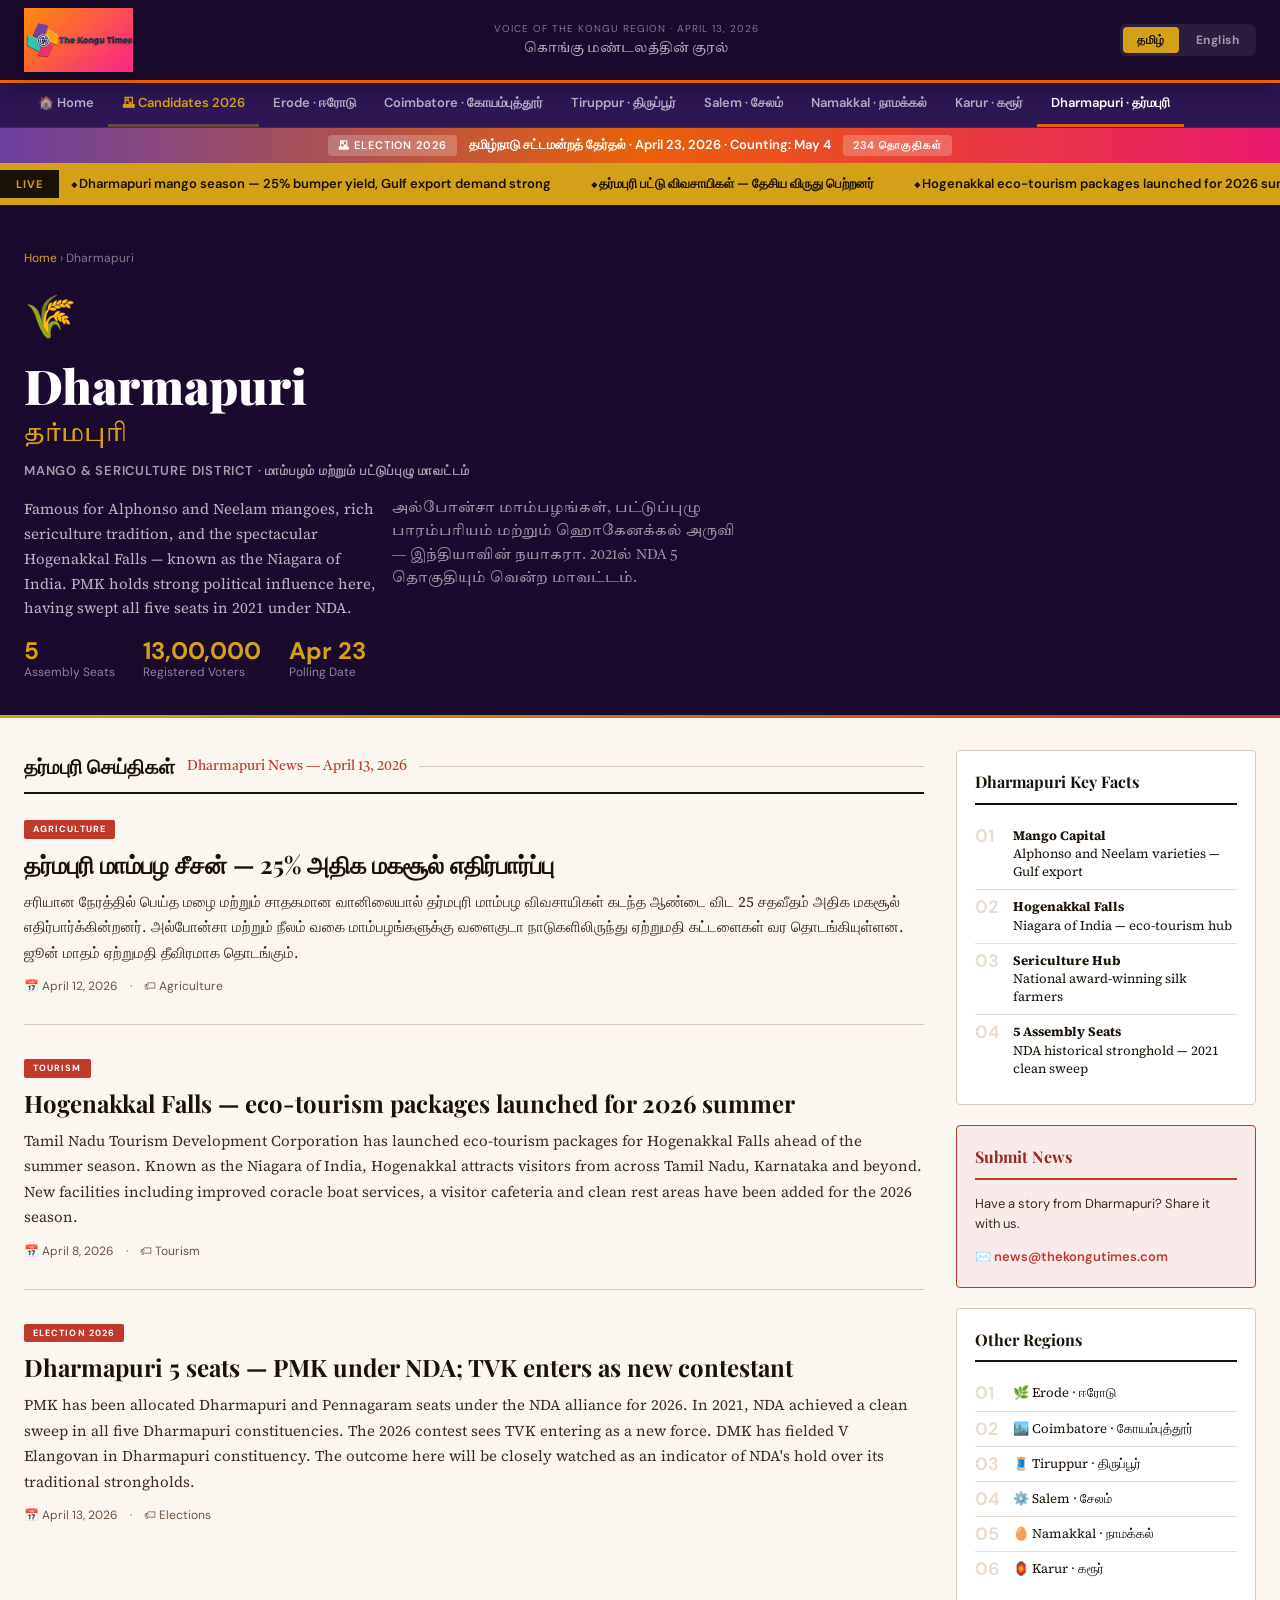
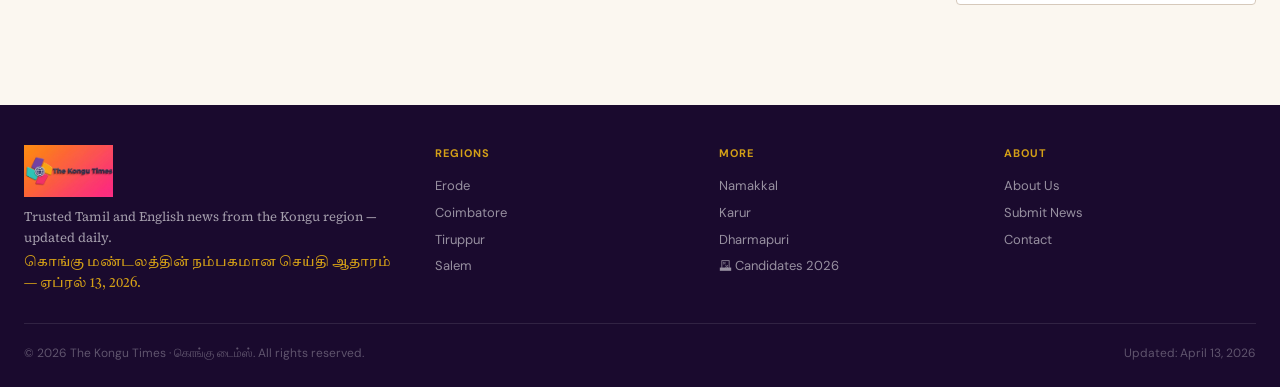
<file: regions/dharmapuri.html>
<!DOCTYPE html>
<html lang="ta">
<head>
<meta charset="UTF-8"/><meta name="viewport" content="width=device-width,initial-scale=1"/>
<meta name="description" content="Dharmapuri Tamil and English news — Famous for Alphonso and Neelam mangoes, rich sericulture tradition, and the spectacular Hogenakkal Falls — known as the "/>
<title>Dharmapuri · தர்மபுரி | The Kongu Times</title>
<link rel="stylesheet" href="../css/style.css"/>
</head>
<body>
<header class="site-header">
  <div class="header-inner">
    <a href="../index.html" class="logo-link"><img class="logo-img" src="../kongu-times-logo.png" alt="The Kongu Times"/></a>
    <div class="header-center">
      <div class="header-tagline">VOICE OF THE KONGU REGION · April 13, 2026</div>
      <div class="header-tagline-ta">கொங்கு மண்டலத்தின் குரல்</div>
    </div>
    <div class="lang-toggle">
      <button class="lang-btn active" onclick="this.classList.add('active');this.nextElementSibling.classList.remove('active')">தமிழ்</button>
      <button class="lang-btn" onclick="this.classList.add('active');this.previousElementSibling.classList.remove('active')">English</button>
    </div>
  </div>
</header>
<nav class="region-nav"><div class="region-nav-inner">
      <a href="../index.html">🏠 Home</a>
      <a href="../candidates-2026.html" class="candidates-link">🗳 Candidates 2026</a>
      <a href="../regions/erode.html">Erode · ஈரோடு</a>
      <a href="../regions/coimbatore.html">Coimbatore · கோயம்புத்தூர்</a>
      <a href="../regions/tiruppur.html">Tiruppur · திருப்பூர்</a>
      <a href="../regions/salem.html">Salem · சேலம்</a>
      <a href="../regions/namakkal.html">Namakkal · நாமக்கல்</a>
      <a href="../regions/karur.html">Karur · கரூர்</a>
      <a href="../regions/dharmapuri.html" class="active">Dharmapuri · தர்மபுரி</a>
    </div></nav>
<div class="election-banner"><div class="election-banner-inner">
  <span class="elect-badge">🗳 ELECTION 2026</span>
  <span>தமிழ்நாடு சட்டமன்றத் தேர்தல் · April 23, 2026 · Counting: May 4</span>
  <span class="elect-badge">234 தொகுதிகள்</span>
</div></div>
<div class="news-ticker"><div class="ticker-inner"><span class="ticker-label">LIVE</span><div class="ticker-scroll"><div class="ticker-track"><span class="ticker-item">Dharmapuri mango season — 25% bumper yield, Gulf export demand strong</span><span class="ticker-item">தர்மபுரி பட்டு விவசாயிகள் — தேசிய விருது பெற்றனர்</span><span class="ticker-item">Hogenakkal eco-tourism packages launched for 2026 summer season</span><span class="ticker-item">Election 2026: PMK contests Dharmapuri and Pennagaram under NDA</span><span class="ticker-item">Dharmapuri mango season — 25% bumper yield, Gulf export demand strong</span><span class="ticker-item">தர்மபுரி பட்டு விவசாயிகள் — தேசிய விருது பெற்றனர்</span><span class="ticker-item">Hogenakkal eco-tourism packages launched for 2026 summer season</span><span class="ticker-item">Election 2026: PMK contests Dharmapuri and Pennagaram under NDA</span></div></div></div></div>

<div class="region-hero">
  <div class="region-hero-inner">
    <div class="region-breadcrumb"><a href="../index.html">Home</a> › Dharmapuri</div>
    <span class="region-icon">🌾</span>
    <h1 class="region-title">Dharmapuri</h1>
    <div class="region-title-tamil">தர்மபுரி</div>
    <div class="region-tagline">Mango & Sericulture District · மாம்பழம் மற்றும் பட்டுப்புழு மாவட்டம்</div>
    <div class="region-desc-block">
      <p class="region-desc">Famous for Alphonso and Neelam mangoes, rich sericulture tradition, and the spectacular Hogenakkal Falls — known as the Niagara of India. PMK holds strong political influence here, having swept all five seats in 2021 under NDA.</p>
      <p class="region-desc-ta">அல்போன்சா மாம்பழங்கள், பட்டுப்புழு பாரம்பரியம் மற்றும் ஹொகேனக்கல் அருவி — இந்தியாவின் நயாகரா. 2021ல் NDA 5 தொகுதியும் வென்ற மாவட்டம்.</p>
    </div>
    <div style="display:flex;gap:28px;margin-top:18px;flex-wrap:wrap;">
      <div style="font-family:DM Sans,sans-serif;font-size:12px;color:rgba(255,255,255,.5);"><div style="font-size:24px;font-weight:700;color:var(--gold);line-height:1">5</div>Assembly Seats</div>
      <div style="font-family:DM Sans,sans-serif;font-size:12px;color:rgba(255,255,255,.5);"><div style="font-size:24px;font-weight:700;color:var(--gold);line-height:1">13,00,000</div>Registered Voters</div>
      <div style="font-family:DM Sans,sans-serif;font-size:12px;color:rgba(255,255,255,.5);"><div style="font-size:24px;font-weight:700;color:var(--gold);line-height:1">Apr 23</div>Polling Date</div>
    </div>
  </div>
</div>

<div class="region-content">
  <main>
    <div class="sec-head" style="margin-top:0;">
      <h2>தர்மபுரி செய்திகள்</h2>
      <span class="sec-head-tamil">Dharmapuri News — April 13, 2026</span>
      <div class="sec-head-line"></div>
    </div>
    <article class="news-article">
  <span class="article-label">Agriculture</span>
  <h2 class="article-title">தர்மபுரி மாம்பழ சீசன் — 25% அதிக மகசூல் எதிர்பார்ப்பு</h2>
  <p class="article-body">சரியான நேரத்தில் பெய்த மழை மற்றும் சாதகமான வானிலையால் தர்மபுரி மாம்பழ விவசாயிகள் கடந்த ஆண்டை விட 25 சதவீதம் அதிக மகசூல் எதிர்பார்க்கின்றனர். அல்போன்சா மற்றும் நீலம் வகை மாம்பழங்களுக்கு வளைகுடா நாடுகளிலிருந்து ஏற்றுமதி கட்டளைகள் வர தொடங்கியுள்ளன. ஜூன் மாதம் ஏற்றுமதி தீவிரமாக தொடங்கும்.</p>
  <div class="article-meta"><span>📅 April 12, 2026</span><span> · </span><span>🏷 Agriculture</span></div>
</article>
<article class="news-article">
  <span class="article-label">Tourism</span>
  <h2 class="article-title">Hogenakkal Falls — eco-tourism packages launched for 2026 summer</h2>
  <p class="article-body">Tamil Nadu Tourism Development Corporation has launched eco-tourism packages for Hogenakkal Falls ahead of the summer season. Known as the Niagara of India, Hogenakkal attracts visitors from across Tamil Nadu, Karnataka and beyond. New facilities including improved coracle boat services, a visitor cafeteria and clean rest areas have been added for the 2026 season.</p>
  <div class="article-meta"><span>📅 April 8, 2026</span><span> · </span><span>🏷 Tourism</span></div>
</article>
<article class="news-article">
  <span class="article-label">Election 2026</span>
  <h2 class="article-title">Dharmapuri 5 seats — PMK under NDA; TVK enters as new contestant</h2>
  <p class="article-body">PMK has been allocated Dharmapuri and Pennagaram seats under the NDA alliance for 2026. In 2021, NDA achieved a clean sweep in all five Dharmapuri constituencies. The 2026 contest sees TVK entering as a new force. DMK has fielded V Elangovan in Dharmapuri constituency. The outcome here will be closely watched as an indicator of NDA's hold over its traditional strongholds.</p>
  <div class="article-meta"><span>📅 April 13, 2026</span><span> · </span><span>🏷 Elections</span></div>
</article>

  </main>
  <aside class="sidebar">
    <div class="sidebar-block">
      <div class="sidebar-title">Dharmapuri Key Facts</div>
      <a href="#" class="sidebar-link"><span class="sidebar-num">01</span><span class="sidebar-link-title"><strong>Mango Capital</strong><br>Alphonso and Neelam varieties — Gulf export</span></a>
<a href="#" class="sidebar-link"><span class="sidebar-num">02</span><span class="sidebar-link-title"><strong>Hogenakkal Falls</strong><br>Niagara of India — eco-tourism hub</span></a>
<a href="#" class="sidebar-link"><span class="sidebar-num">03</span><span class="sidebar-link-title"><strong>Sericulture Hub</strong><br>National award-winning silk farmers</span></a>
<a href="#" class="sidebar-link"><span class="sidebar-num">04</span><span class="sidebar-link-title"><strong>5 Assembly Seats</strong><br>NDA historical stronghold — 2021 clean sweep</span></a>

    </div>
    <div class="sidebar-block" style="background:var(--red-light);border-color:var(--red);">
      <div class="sidebar-title" style="border-bottom-color:var(--red);color:var(--red-dark);">Submit News</div>
      <p style="font-family:DM Sans,sans-serif;font-size:13px;color:var(--ink-mid);line-height:1.6;margin-bottom:8px;">Have a story from Dharmapuri? Share it with us.</p>
      <a href="mailto:news@thekongutimes.com" style="font-family:DM Sans,sans-serif;font-size:13px;font-weight:600;color:var(--red);text-decoration:none;">✉️ news@thekongutimes.com</a>
    </div>
    <div class="sidebar-block">
      <div class="sidebar-title">Other Regions</div>
      <a href="erode.html" class="sidebar-link"><span class="sidebar-num">01</span><span class="sidebar-link-title">🌿 Erode · ஈரோடு</span></a>
<a href="coimbatore.html" class="sidebar-link"><span class="sidebar-num">02</span><span class="sidebar-link-title">🏙️ Coimbatore · கோயம்புத்தூர்</span></a>
<a href="tiruppur.html" class="sidebar-link"><span class="sidebar-num">03</span><span class="sidebar-link-title">🧵 Tiruppur · திருப்பூர்</span></a>
<a href="salem.html" class="sidebar-link"><span class="sidebar-num">04</span><span class="sidebar-link-title">⚙️ Salem · சேலம்</span></a>
<a href="namakkal.html" class="sidebar-link"><span class="sidebar-num">05</span><span class="sidebar-link-title">🥚 Namakkal · நாமக்கல்</span></a>
<a href="karur.html" class="sidebar-link"><span class="sidebar-num">06</span><span class="sidebar-link-title">🏮 Karur · கரூர்</span></a>

    </div>
  </aside>
</div>

<footer class="site-footer"><div class="footer-inner">
  <div class="footer-grid">
    <div><img class="footer-logo-img" src="../kongu-times-logo.png" alt="The Kongu Times"/>
    <p class="footer-desc">Trusted Tamil and English news from the Kongu region — updated daily.</p>
    <p class="footer-desc-ta">கொங்கு மண்டலத்தின் நம்பகமான செய்தி ஆதாரம் — ஏப்ரல் 13, 2026.</p></div>
    <div class="footer-col"><div class="footer-col-title">Regions</div>
    <a href="erode.html">Erode</a><a href="coimbatore.html">Coimbatore</a>
    <a href="tiruppur.html">Tiruppur</a><a href="salem.html">Salem</a></div>
    <div class="footer-col"><div class="footer-col-title">More</div>
    <a href="namakkal.html">Namakkal</a><a href="karur.html">Karur</a>
    <a href="dharmapuri.html">Dharmapuri</a><a href="../candidates-2026.html">🗳 Candidates 2026</a></div>
    <div class="footer-col"><div class="footer-col-title">About</div>
    <a href="#">About Us</a><a href="#">Submit News</a><a href="#">Contact</a></div>
  </div>
  <div class="footer-bottom">
    <span>© 2026 The Kongu Times · கொங்கு டைம்ஸ். All rights reserved.</span>
    <span>Updated: April 13, 2026</span>
  </div>
</div></footer></body></html>
</file>
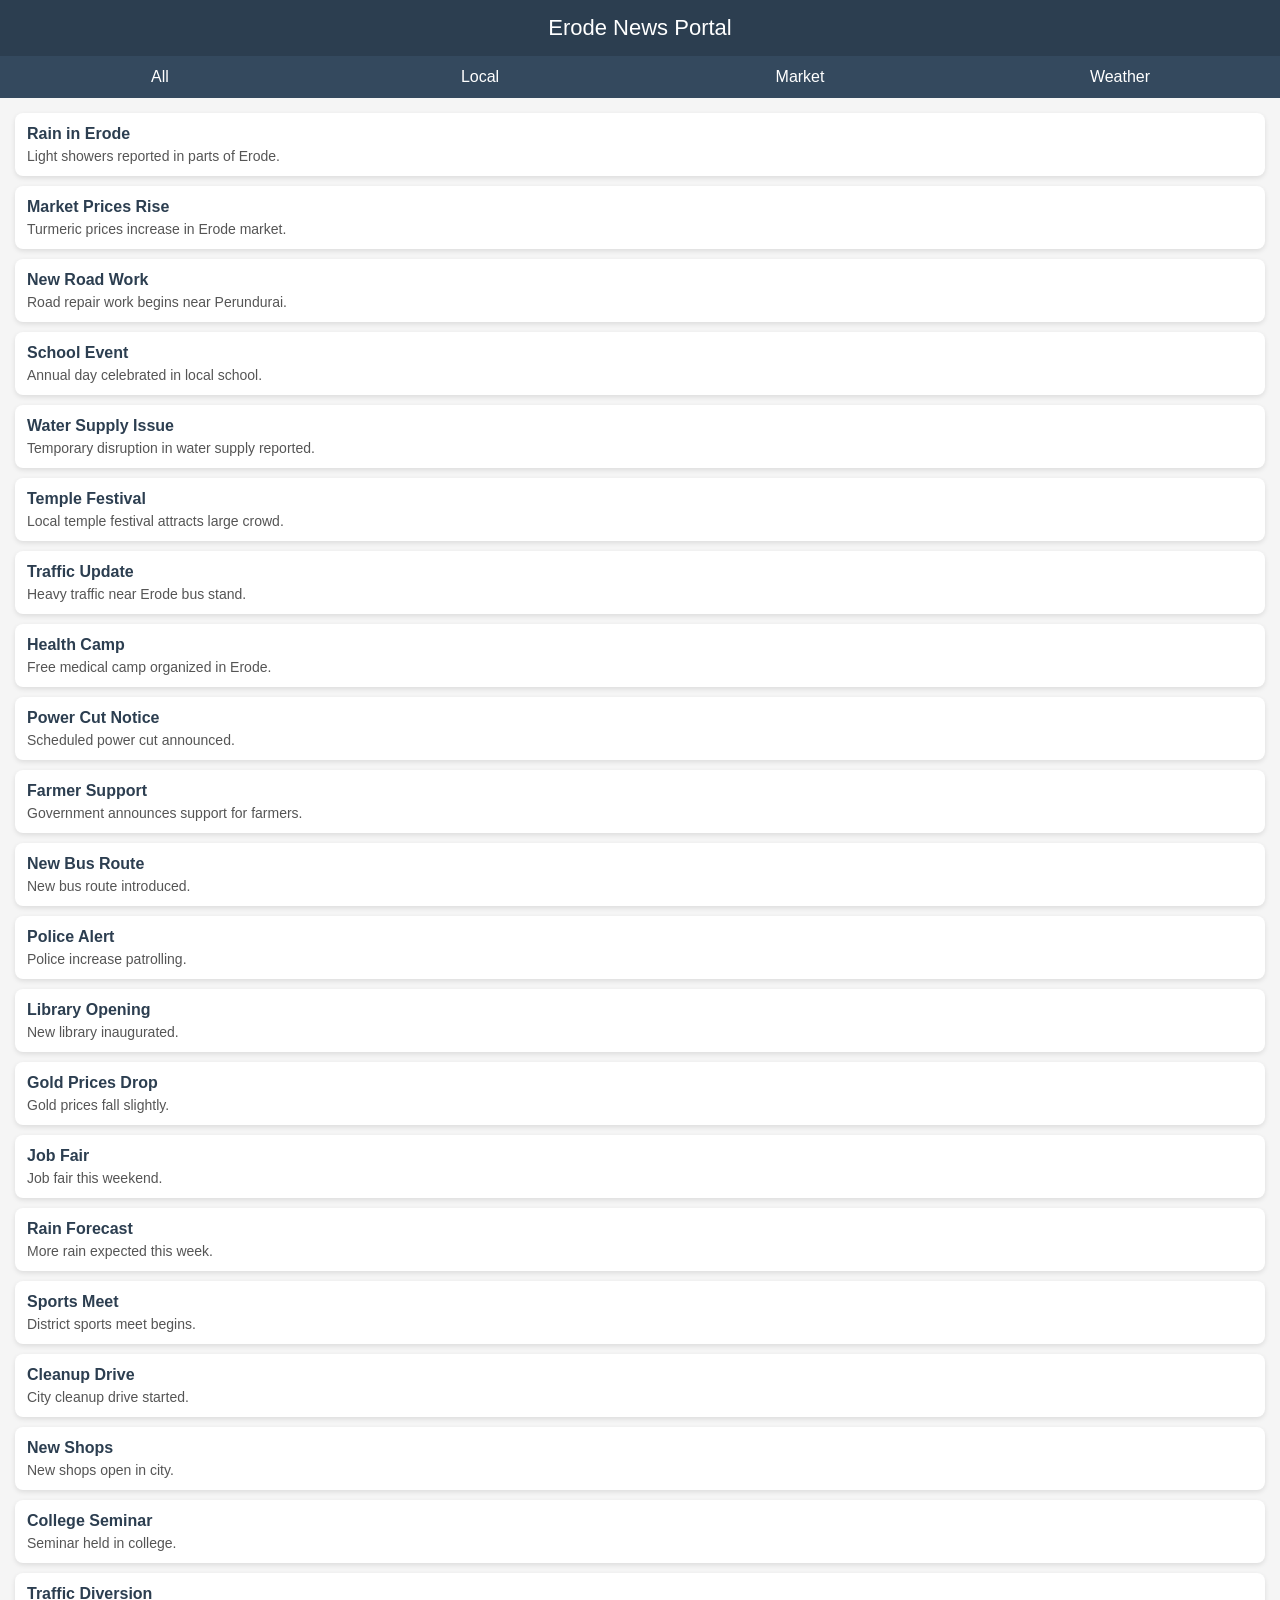
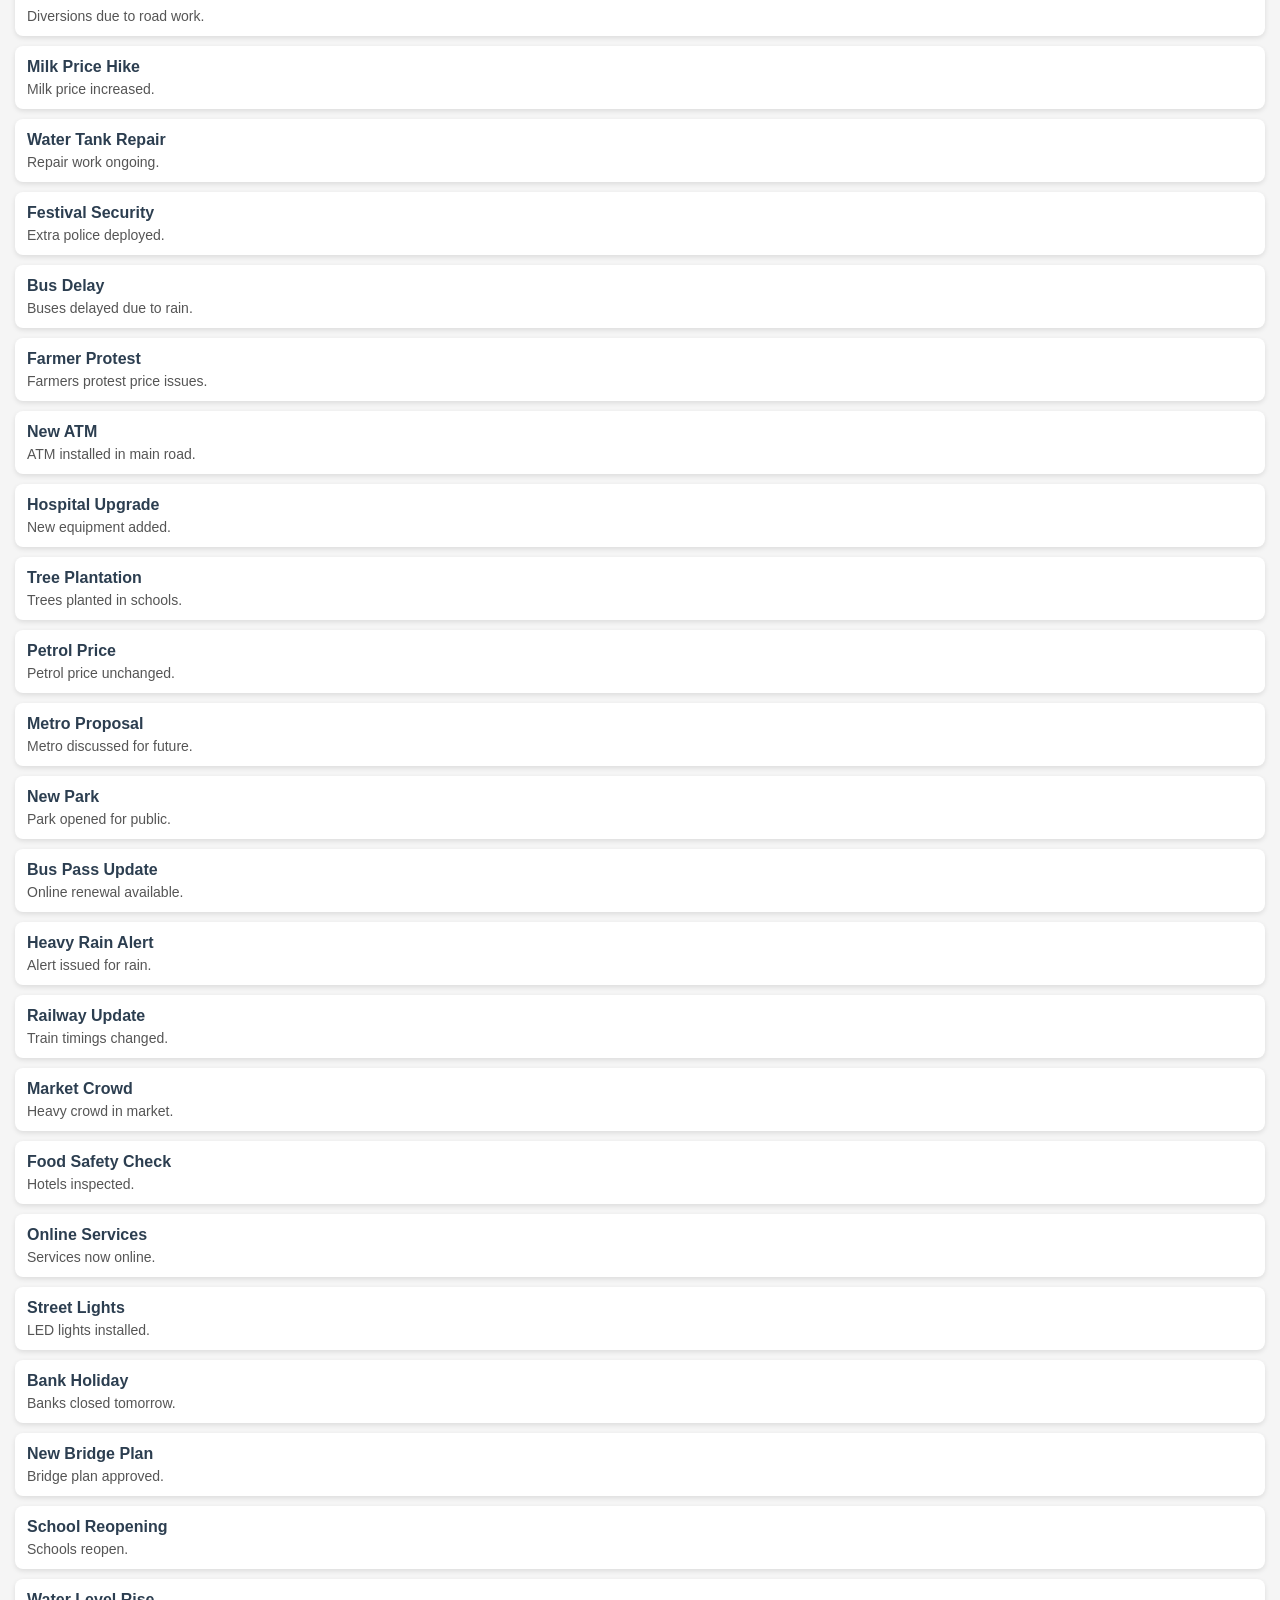
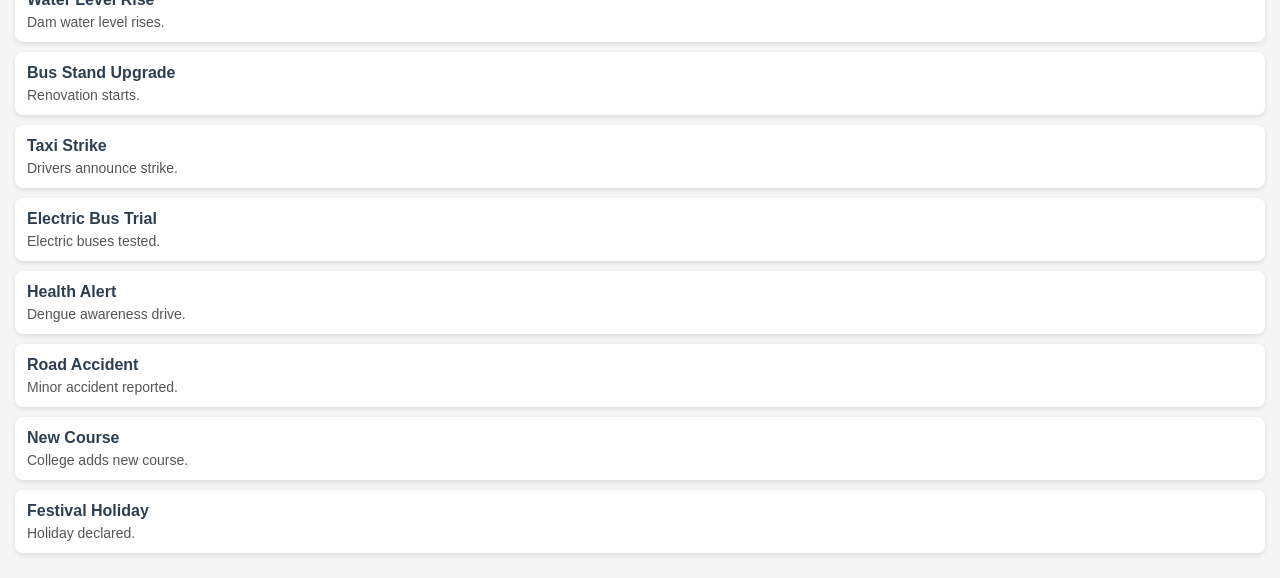
<file: regions/erode.html>
<!DOCTYPE html>
<html lang="en">
<head>
  <meta charset="UTF-8">
  <title>Erode News</title>

  <style>
    body {
      font-family: Arial, sans-serif;
      margin: 0;
      background: #f5f5f5;
    }

    /* HEADER (UNCHANGED) */
    .header {
      background: #2c3e50;
      color: white;
      padding: 15px;
      text-align: center;
      font-size: 22px;
    }

    /* TABS (UNCHANGED) */
    .tabs {
      display: flex;
      background: #34495e;
    }

    .tab {
      flex: 1;
      padding: 12px;
      text-align: center;
      color: white;
      cursor: pointer;
    }

    .tab:hover {
      background: #1abc9c;
    }

    /* NEWS SECTION (ONLY THIS UPDATES) */
    .news-container {
      padding: 15px;
    }

    .news-card {
      background: white;
      margin-bottom: 10px;
      padding: 12px;
      border-radius: 8px;
      box-shadow: 0 2px 5px rgba(0,0,0,0.1);
    }

    .news-card h4 {
      margin: 0 0 5px;
      color: #2c3e50;
    }

    .news-card p {
      margin: 0;
      color: #555;
      font-size: 14px;
    }
  </style>
</head>
<body>

  <!-- HEADER (DO NOT CHANGE) -->
  <div class="header">
    Erode News Portal
  </div>

  <!-- TABS (DO NOT CHANGE) -->
  <div class="tabs">
    <div class="tab" onclick="loadNews()">All</div>
    <div class="tab" onclick="loadNews()">Local</div>
    <div class="tab" onclick="loadNews()">Market</div>
    <div class="tab" onclick="loadNews()">Weather</div>
  </div>

  <!-- ONLY THIS SECTION CHANGES -->
  <div id="news-container" class="news-container"></div>

  <script>
    const erodeNews = [
      {title:"Rain in Erode",summary:"Light showers reported in parts of Erode."},
      {title:"Market Prices Rise",summary:"Turmeric prices increase in Erode market."},
      {title:"New Road Work",summary:"Road repair work begins near Perundurai."},
      {title:"School Event",summary:"Annual day celebrated in local school."},
      {title:"Water Supply Issue",summary:"Temporary disruption in water supply reported."},
      {title:"Temple Festival",summary:"Local temple festival attracts large crowd."},
      {title:"Traffic Update",summary:"Heavy traffic near Erode bus stand."},
      {title:"Health Camp",summary:"Free medical camp organized in Erode."},
      {title:"Power Cut Notice",summary:"Scheduled power cut announced."},
      {title:"Farmer Support",summary:"Government announces support for farmers."},

      {title:"New Bus Route",summary:"New bus route introduced."},
      {title:"Police Alert",summary:"Police increase patrolling."},
      {title:"Library Opening",summary:"New library inaugurated."},
      {title:"Gold Prices Drop",summary:"Gold prices fall slightly."},
      {title:"Job Fair",summary:"Job fair this weekend."},
      {title:"Rain Forecast",summary:"More rain expected this week."},
      {title:"Sports Meet",summary:"District sports meet begins."},
      {title:"Cleanup Drive",summary:"City cleanup drive started."},
      {title:"New Shops",summary:"New shops open in city."},
      {title:"College Seminar",summary:"Seminar held in college."},

      {title:"Traffic Diversion",summary:"Diversions due to road work."},
      {title:"Milk Price Hike",summary:"Milk price increased."},
      {title:"Water Tank Repair",summary:"Repair work ongoing."},
      {title:"Festival Security",summary:"Extra police deployed."},
      {title:"Bus Delay",summary:"Buses delayed due to rain."},
      {title:"Farmer Protest",summary:"Farmers protest price issues."},
      {title:"New ATM",summary:"ATM installed in main road."},
      {title:"Hospital Upgrade",summary:"New equipment added."},
      {title:"Tree Plantation",summary:"Trees planted in schools."},
      {title:"Petrol Price",summary:"Petrol price unchanged."},

      {title:"Metro Proposal",summary:"Metro discussed for future."},
      {title:"New Park",summary:"Park opened for public."},
      {title:"Bus Pass Update",summary:"Online renewal available."},
      {title:"Heavy Rain Alert",summary:"Alert issued for rain."},
      {title:"Railway Update",summary:"Train timings changed."},
      {title:"Market Crowd",summary:"Heavy crowd in market."},
      {title:"Food Safety Check",summary:"Hotels inspected."},
      {title:"Online Services",summary:"Services now online."},
      {title:"Street Lights",summary:"LED lights installed."},
      {title:"Bank Holiday",summary:"Banks closed tomorrow."},

      {title:"New Bridge Plan",summary:"Bridge plan approved."},
      {title:"School Reopening",summary:"Schools reopen."},
      {title:"Water Level Rise",summary:"Dam water level rises."},
      {title:"Bus Stand Upgrade",summary:"Renovation starts."},
      {title:"Taxi Strike",summary:"Drivers announce strike."},
      {title:"Electric Bus Trial",summary:"Electric buses tested."},
      {title:"Health Alert",summary:"Dengue awareness drive."},
      {title:"Road Accident",summary:"Minor accident reported."},
      {title:"New Course",summary:"College adds new course."},
      {title:"Festival Holiday",summary:"Holiday declared."}
    ];

    function loadNews() {
      const container = document.getElementById("news-container");
      container.innerHTML = "";

      erodeNews.forEach(news => {
        const div = document.createElement("div");
        div.className = "news-card";

        div.innerHTML = `
          <h4>${news.title}</h4>
          <p>${news.summary}</p>
        `;

        container.appendChild(div);
      });
    }

    // Load news on page load
    window.onload = loadNews;
  </script>

</body>
</html>
</file>
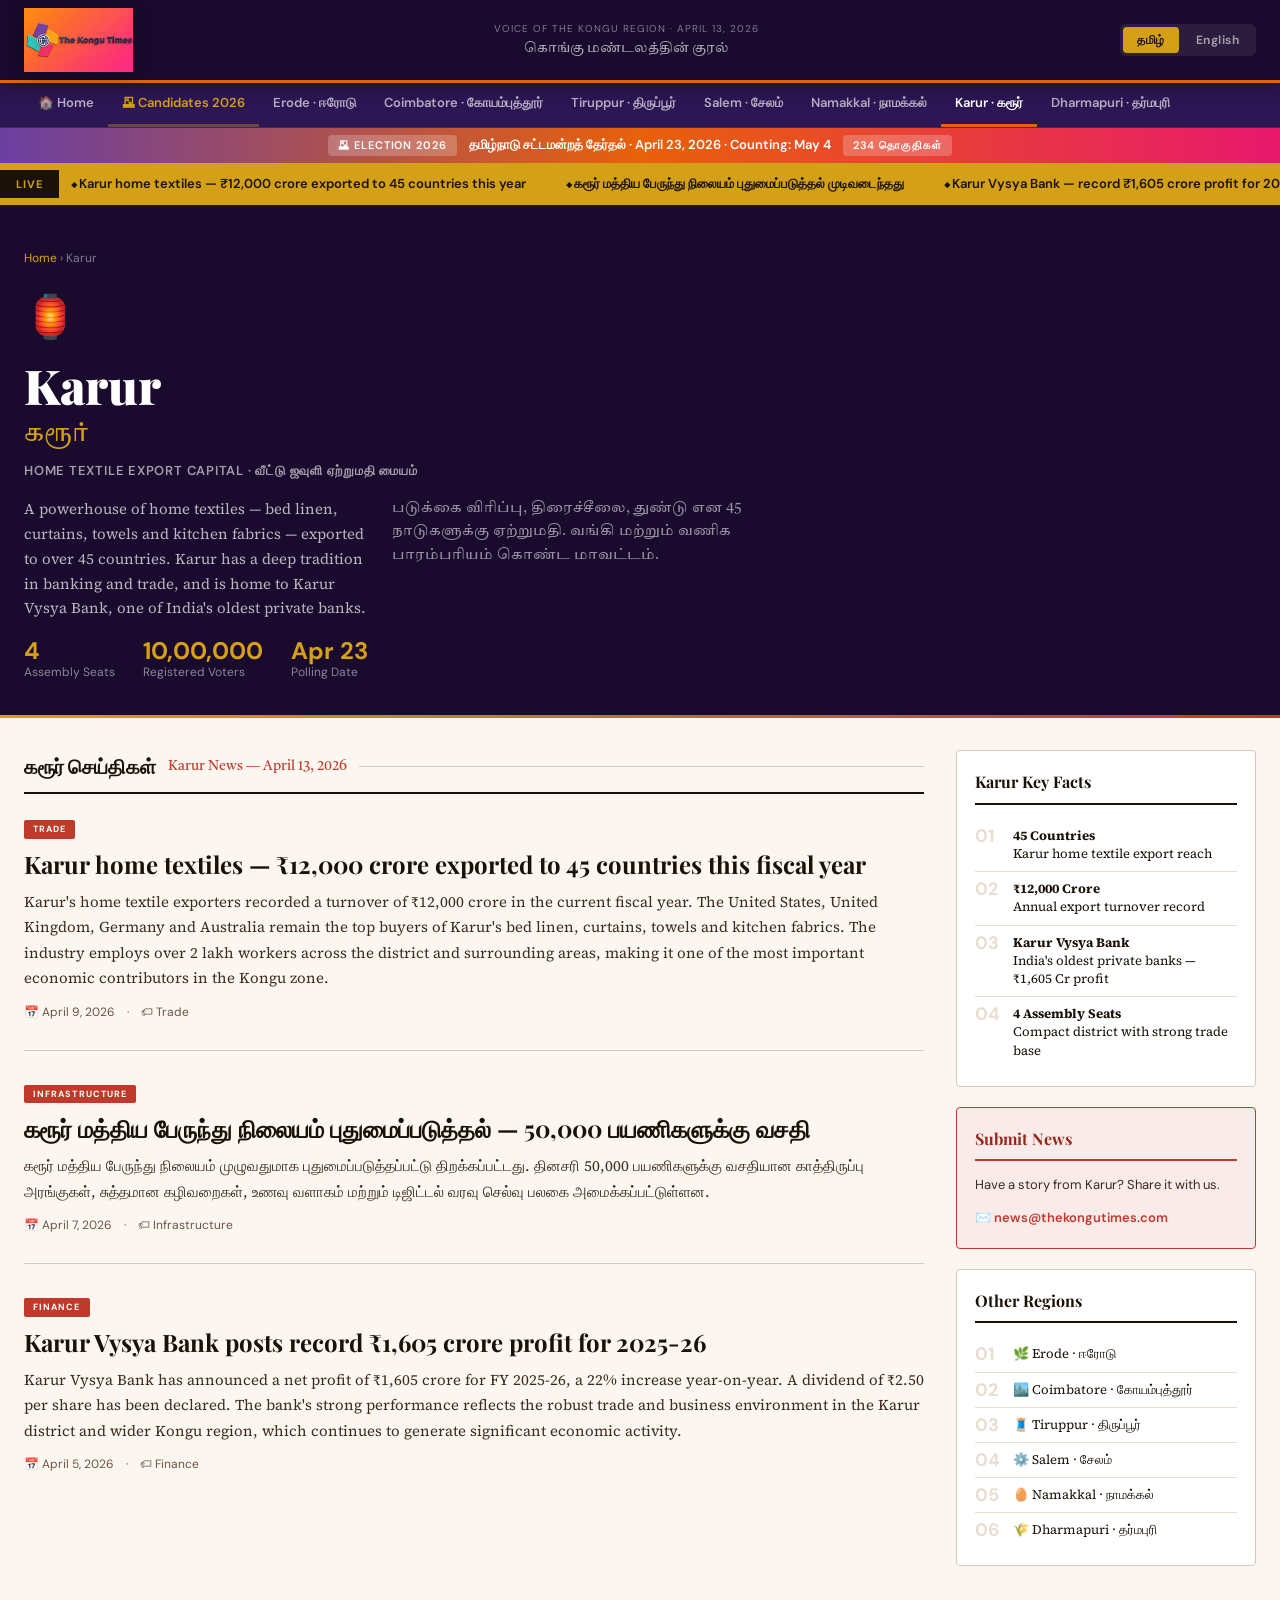
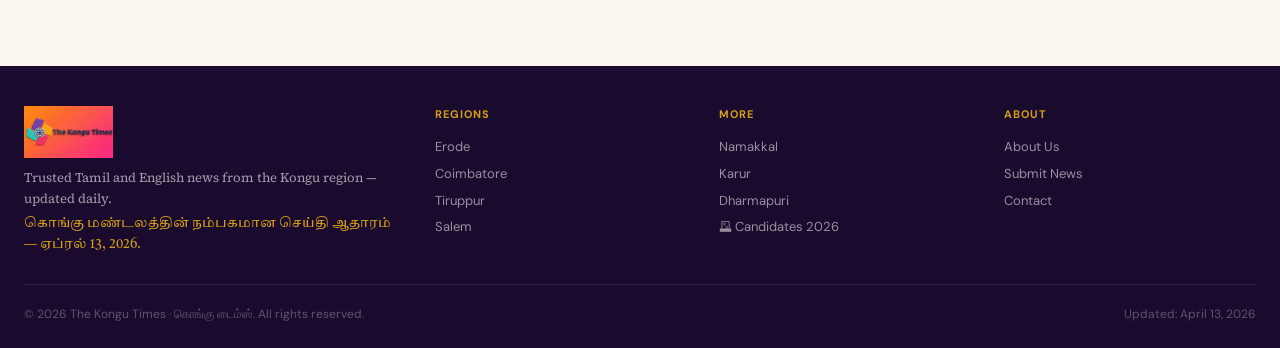
<file: regions/karur.html>
<!DOCTYPE html>
<html lang="ta">
<head>
<meta charset="UTF-8"/><meta name="viewport" content="width=device-width,initial-scale=1"/>
<meta name="description" content="Karur Tamil and English news — A powerhouse of home textiles — bed linen, curtains, towels and kitchen fabrics — exported to over 45 countries. Karur h"/>
<title>Karur · கரூர் | The Kongu Times</title>
<link rel="stylesheet" href="../css/style.css"/>
</head>
<body>
<header class="site-header">
  <div class="header-inner">
    <a href="../index.html" class="logo-link"><img class="logo-img" src="../kongu-times-logo.png" alt="The Kongu Times"/></a>
    <div class="header-center">
      <div class="header-tagline">VOICE OF THE KONGU REGION · April 13, 2026</div>
      <div class="header-tagline-ta">கொங்கு மண்டலத்தின் குரல்</div>
    </div>
    <div class="lang-toggle">
      <button class="lang-btn active" onclick="this.classList.add('active');this.nextElementSibling.classList.remove('active')">தமிழ்</button>
      <button class="lang-btn" onclick="this.classList.add('active');this.previousElementSibling.classList.remove('active')">English</button>
    </div>
  </div>
</header>
<nav class="region-nav"><div class="region-nav-inner">
      <a href="../index.html">🏠 Home</a>
      <a href="../candidates-2026.html" class="candidates-link">🗳 Candidates 2026</a>
      <a href="../regions/erode.html">Erode · ஈரோடு</a>
      <a href="../regions/coimbatore.html">Coimbatore · கோயம்புத்தூர்</a>
      <a href="../regions/tiruppur.html">Tiruppur · திருப்பூர்</a>
      <a href="../regions/salem.html">Salem · சேலம்</a>
      <a href="../regions/namakkal.html">Namakkal · நாமக்கல்</a>
      <a href="../regions/karur.html" class="active">Karur · கரூர்</a>
      <a href="../regions/dharmapuri.html">Dharmapuri · தர்மபுரி</a>
    </div></nav>
<div class="election-banner"><div class="election-banner-inner">
  <span class="elect-badge">🗳 ELECTION 2026</span>
  <span>தமிழ்நாடு சட்டமன்றத் தேர்தல் · April 23, 2026 · Counting: May 4</span>
  <span class="elect-badge">234 தொகுதிகள்</span>
</div></div>
<div class="news-ticker"><div class="ticker-inner"><span class="ticker-label">LIVE</span><div class="ticker-scroll"><div class="ticker-track"><span class="ticker-item">Karur home textiles — ₹12,000 crore exported to 45 countries this year</span><span class="ticker-item">கரூர் மத்திய பேருந்து நிலையம் புதுமைப்படுத்தல் முடிவடைந்தது</span><span class="ticker-item">Karur Vysya Bank — record ₹1,605 crore profit for 2025-26</span><span class="ticker-item">Election 2026: Karur 4 seats — DMK shifts Senthil Balaji to Coimbatore South</span><span class="ticker-item">Karur home textiles — ₹12,000 crore exported to 45 countries this year</span><span class="ticker-item">கரூர் மத்திய பேருந்து நிலையம் புதுமைப்படுத்தல் முடிவடைந்தது</span><span class="ticker-item">Karur Vysya Bank — record ₹1,605 crore profit for 2025-26</span><span class="ticker-item">Election 2026: Karur 4 seats — DMK shifts Senthil Balaji to Coimbatore South</span></div></div></div></div>

<div class="region-hero">
  <div class="region-hero-inner">
    <div class="region-breadcrumb"><a href="../index.html">Home</a> › Karur</div>
    <span class="region-icon">🏮</span>
    <h1 class="region-title">Karur</h1>
    <div class="region-title-tamil">கரூர்</div>
    <div class="region-tagline">Home Textile Export Capital · வீட்டு ஜவுளி ஏற்றுமதி மையம்</div>
    <div class="region-desc-block">
      <p class="region-desc">A powerhouse of home textiles — bed linen, curtains, towels and kitchen fabrics — exported to over 45 countries. Karur has a deep tradition in banking and trade, and is home to Karur Vysya Bank, one of India's oldest private banks.</p>
      <p class="region-desc-ta">படுக்கை விரிப்பு, திரைச்சீலை, துண்டு என 45 நாடுகளுக்கு ஏற்றுமதி. வங்கி மற்றும் வணிக பாரம்பரியம் கொண்ட மாவட்டம்.</p>
    </div>
    <div style="display:flex;gap:28px;margin-top:18px;flex-wrap:wrap;">
      <div style="font-family:DM Sans,sans-serif;font-size:12px;color:rgba(255,255,255,.5);"><div style="font-size:24px;font-weight:700;color:var(--gold);line-height:1">4</div>Assembly Seats</div>
      <div style="font-family:DM Sans,sans-serif;font-size:12px;color:rgba(255,255,255,.5);"><div style="font-size:24px;font-weight:700;color:var(--gold);line-height:1">10,00,000</div>Registered Voters</div>
      <div style="font-family:DM Sans,sans-serif;font-size:12px;color:rgba(255,255,255,.5);"><div style="font-size:24px;font-weight:700;color:var(--gold);line-height:1">Apr 23</div>Polling Date</div>
    </div>
  </div>
</div>

<div class="region-content">
  <main>
    <div class="sec-head" style="margin-top:0;">
      <h2>கரூர் செய்திகள்</h2>
      <span class="sec-head-tamil">Karur News — April 13, 2026</span>
      <div class="sec-head-line"></div>
    </div>
    <article class="news-article">
  <span class="article-label">Trade</span>
  <h2 class="article-title">Karur home textiles — ₹12,000 crore exported to 45 countries this fiscal year</h2>
  <p class="article-body">Karur's home textile exporters recorded a turnover of ₹12,000 crore in the current fiscal year. The United States, United Kingdom, Germany and Australia remain the top buyers of Karur's bed linen, curtains, towels and kitchen fabrics. The industry employs over 2 lakh workers across the district and surrounding areas, making it one of the most important economic contributors in the Kongu zone.</p>
  <div class="article-meta"><span>📅 April 9, 2026</span><span> · </span><span>🏷 Trade</span></div>
</article>
<article class="news-article">
  <span class="article-label">Infrastructure</span>
  <h2 class="article-title">கரூர் மத்திய பேருந்து நிலையம் புதுமைப்படுத்தல் — 50,000 பயணிகளுக்கு வசதி</h2>
  <p class="article-body">கரூர் மத்திய பேருந்து நிலையம் முழுவதுமாக புதுமைப்படுத்தப்பட்டு திறக்கப்பட்டது. தினசரி 50,000 பயணிகளுக்கு வசதியான காத்திருப்பு அரங்குகள், சுத்தமான கழிவறைகள், உணவு வளாகம் மற்றும் டிஜிட்டல் வரவு செல்வு பலகை அமைக்கப்பட்டுள்ளன.</p>
  <div class="article-meta"><span>📅 April 7, 2026</span><span> · </span><span>🏷 Infrastructure</span></div>
</article>
<article class="news-article">
  <span class="article-label">Finance</span>
  <h2 class="article-title">Karur Vysya Bank posts record ₹1,605 crore profit for 2025-26</h2>
  <p class="article-body">Karur Vysya Bank has announced a net profit of ₹1,605 crore for FY 2025-26, a 22% increase year-on-year. A dividend of ₹2.50 per share has been declared. The bank's strong performance reflects the robust trade and business environment in the Karur district and wider Kongu region, which continues to generate significant economic activity.</p>
  <div class="article-meta"><span>📅 April 5, 2026</span><span> · </span><span>🏷 Finance</span></div>
</article>

  </main>
  <aside class="sidebar">
    <div class="sidebar-block">
      <div class="sidebar-title">Karur Key Facts</div>
      <a href="#" class="sidebar-link"><span class="sidebar-num">01</span><span class="sidebar-link-title"><strong>45 Countries</strong><br>Karur home textile export reach</span></a>
<a href="#" class="sidebar-link"><span class="sidebar-num">02</span><span class="sidebar-link-title"><strong>₹12,000 Crore</strong><br>Annual export turnover record</span></a>
<a href="#" class="sidebar-link"><span class="sidebar-num">03</span><span class="sidebar-link-title"><strong>Karur Vysya Bank</strong><br>India's oldest private banks — ₹1,605 Cr profit</span></a>
<a href="#" class="sidebar-link"><span class="sidebar-num">04</span><span class="sidebar-link-title"><strong>4 Assembly Seats</strong><br>Compact district with strong trade base</span></a>

    </div>
    <div class="sidebar-block" style="background:var(--red-light);border-color:var(--red);">
      <div class="sidebar-title" style="border-bottom-color:var(--red);color:var(--red-dark);">Submit News</div>
      <p style="font-family:DM Sans,sans-serif;font-size:13px;color:var(--ink-mid);line-height:1.6;margin-bottom:8px;">Have a story from Karur? Share it with us.</p>
      <a href="mailto:news@thekongutimes.com" style="font-family:DM Sans,sans-serif;font-size:13px;font-weight:600;color:var(--red);text-decoration:none;">✉️ news@thekongutimes.com</a>
    </div>
    <div class="sidebar-block">
      <div class="sidebar-title">Other Regions</div>
      <a href="erode.html" class="sidebar-link"><span class="sidebar-num">01</span><span class="sidebar-link-title">🌿 Erode · ஈரோடு</span></a>
<a href="coimbatore.html" class="sidebar-link"><span class="sidebar-num">02</span><span class="sidebar-link-title">🏙️ Coimbatore · கோயம்புத்தூர்</span></a>
<a href="tiruppur.html" class="sidebar-link"><span class="sidebar-num">03</span><span class="sidebar-link-title">🧵 Tiruppur · திருப்பூர்</span></a>
<a href="salem.html" class="sidebar-link"><span class="sidebar-num">04</span><span class="sidebar-link-title">⚙️ Salem · சேலம்</span></a>
<a href="namakkal.html" class="sidebar-link"><span class="sidebar-num">05</span><span class="sidebar-link-title">🥚 Namakkal · நாமக்கல்</span></a>
<a href="dharmapuri.html" class="sidebar-link"><span class="sidebar-num">06</span><span class="sidebar-link-title">🌾 Dharmapuri · தர்மபுரி</span></a>

    </div>
  </aside>
</div>

<footer class="site-footer"><div class="footer-inner">
  <div class="footer-grid">
    <div><img class="footer-logo-img" src="../kongu-times-logo.png" alt="The Kongu Times"/>
    <p class="footer-desc">Trusted Tamil and English news from the Kongu region — updated daily.</p>
    <p class="footer-desc-ta">கொங்கு மண்டலத்தின் நம்பகமான செய்தி ஆதாரம் — ஏப்ரல் 13, 2026.</p></div>
    <div class="footer-col"><div class="footer-col-title">Regions</div>
    <a href="erode.html">Erode</a><a href="coimbatore.html">Coimbatore</a>
    <a href="tiruppur.html">Tiruppur</a><a href="salem.html">Salem</a></div>
    <div class="footer-col"><div class="footer-col-title">More</div>
    <a href="namakkal.html">Namakkal</a><a href="karur.html">Karur</a>
    <a href="dharmapuri.html">Dharmapuri</a><a href="../candidates-2026.html">🗳 Candidates 2026</a></div>
    <div class="footer-col"><div class="footer-col-title">About</div>
    <a href="#">About Us</a><a href="#">Submit News</a><a href="#">Contact</a></div>
  </div>
  <div class="footer-bottom">
    <span>© 2026 The Kongu Times · கொங்கு டைம்ஸ். All rights reserved.</span>
    <span>Updated: April 13, 2026</span>
  </div>
</div></footer></body></html>
</file>
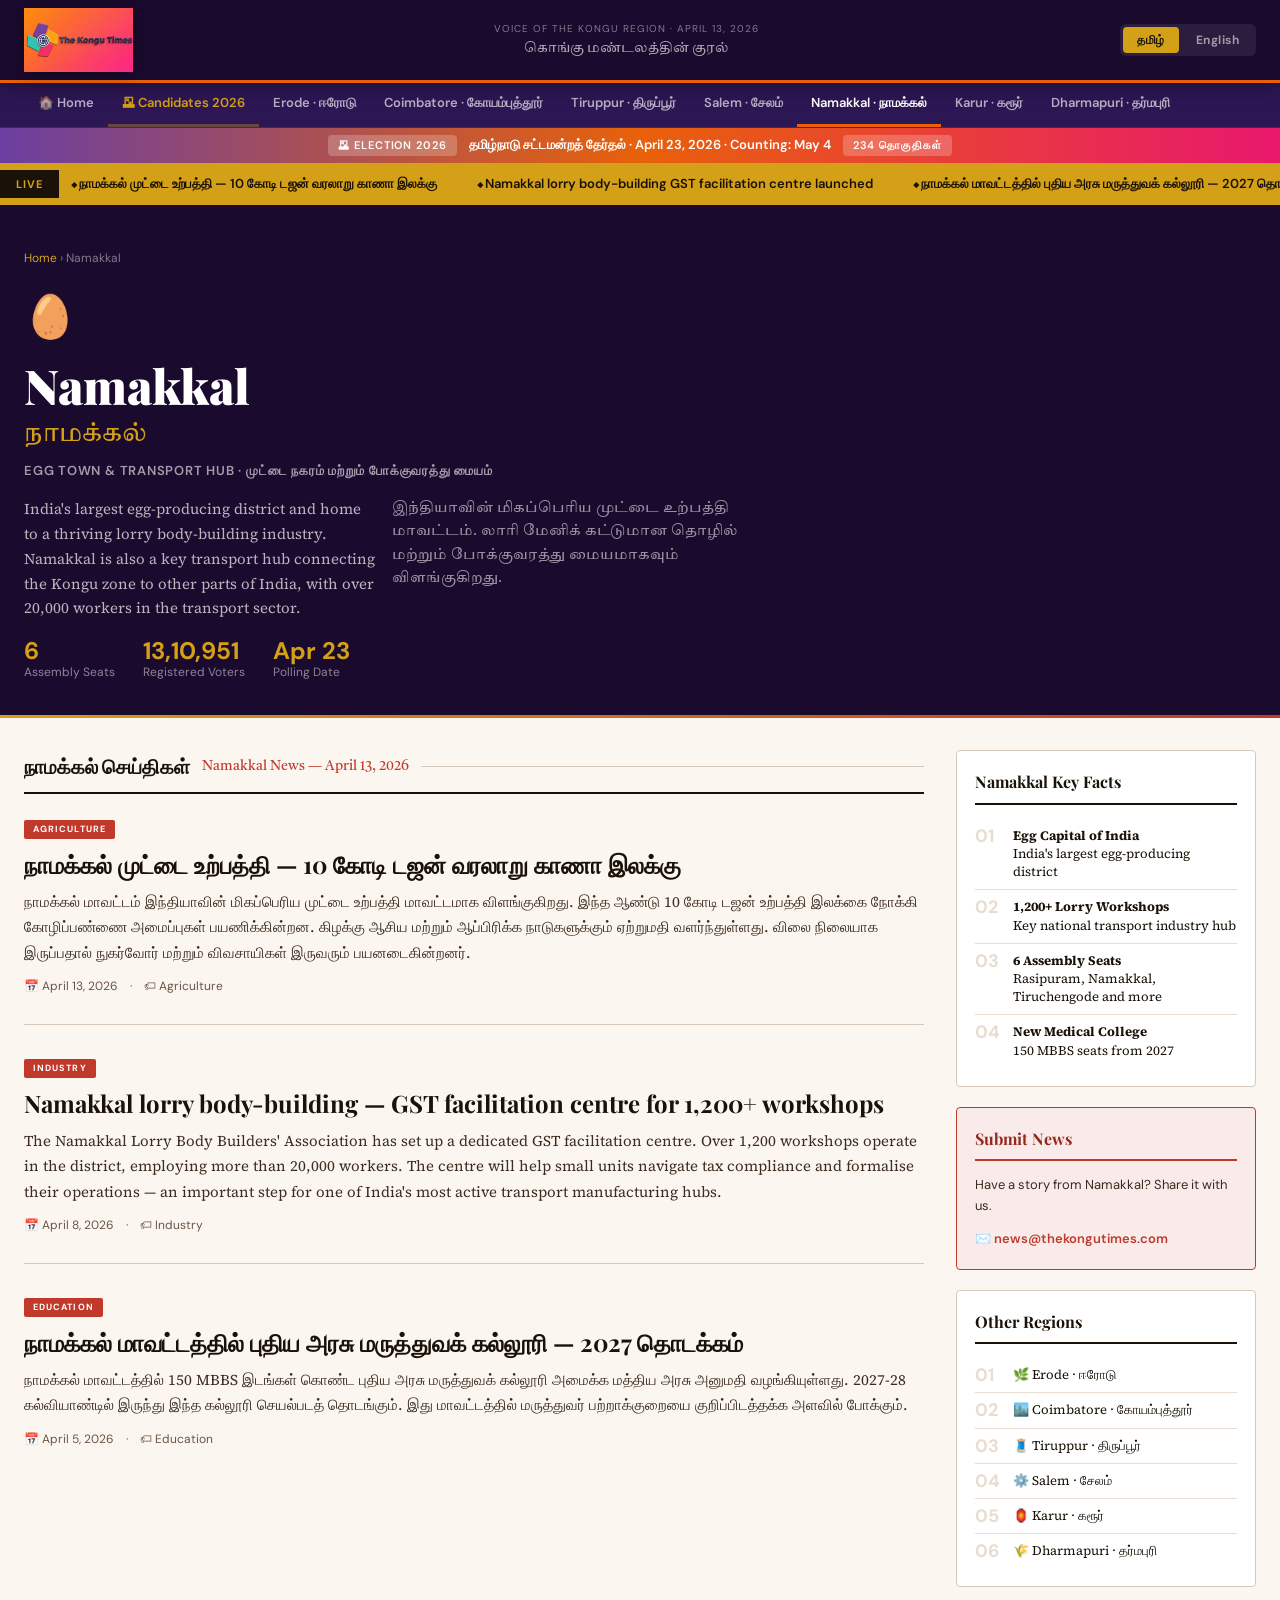
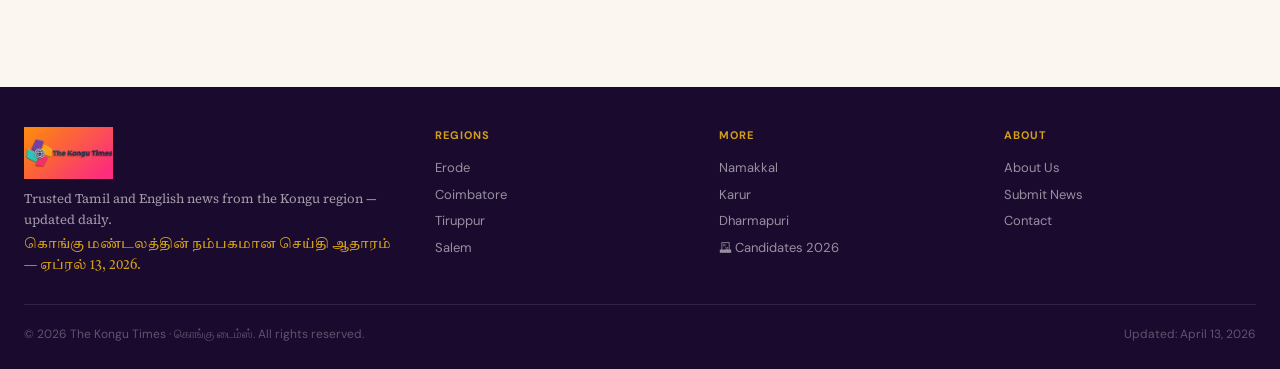
<file: regions/namakkal.html>
<!DOCTYPE html>
<html lang="ta">
<head>
<meta charset="UTF-8"/><meta name="viewport" content="width=device-width,initial-scale=1"/>
<meta name="description" content="Namakkal Tamil and English news — India's largest egg-producing district and home to a thriving lorry body-building industry. Namakkal is also a key trans"/>
<title>Namakkal · நாமக்கல் | The Kongu Times</title>
<link rel="stylesheet" href="../css/style.css"/>
</head>
<body>
<header class="site-header">
  <div class="header-inner">
    <a href="../index.html" class="logo-link"><img class="logo-img" src="../kongu-times-logo.png" alt="The Kongu Times"/></a>
    <div class="header-center">
      <div class="header-tagline">VOICE OF THE KONGU REGION · April 13, 2026</div>
      <div class="header-tagline-ta">கொங்கு மண்டலத்தின் குரல்</div>
    </div>
    <div class="lang-toggle">
      <button class="lang-btn active" onclick="this.classList.add('active');this.nextElementSibling.classList.remove('active')">தமிழ்</button>
      <button class="lang-btn" onclick="this.classList.add('active');this.previousElementSibling.classList.remove('active')">English</button>
    </div>
  </div>
</header>
<nav class="region-nav"><div class="region-nav-inner">
      <a href="../index.html">🏠 Home</a>
      <a href="../candidates-2026.html" class="candidates-link">🗳 Candidates 2026</a>
      <a href="../regions/erode.html">Erode · ஈரோடு</a>
      <a href="../regions/coimbatore.html">Coimbatore · கோயம்புத்தூர்</a>
      <a href="../regions/tiruppur.html">Tiruppur · திருப்பூர்</a>
      <a href="../regions/salem.html">Salem · சேலம்</a>
      <a href="../regions/namakkal.html" class="active">Namakkal · நாமக்கல்</a>
      <a href="../regions/karur.html">Karur · கரூர்</a>
      <a href="../regions/dharmapuri.html">Dharmapuri · தர்மபுரி</a>
    </div></nav>
<div class="election-banner"><div class="election-banner-inner">
  <span class="elect-badge">🗳 ELECTION 2026</span>
  <span>தமிழ்நாடு சட்டமன்றத் தேர்தல் · April 23, 2026 · Counting: May 4</span>
  <span class="elect-badge">234 தொகுதிகள்</span>
</div></div>
<div class="news-ticker"><div class="ticker-inner"><span class="ticker-label">LIVE</span><div class="ticker-scroll"><div class="ticker-track"><span class="ticker-item">நாமக்கல் முட்டை உற்பத்தி — 10 கோடி டஜன் வரலாறு காணா இலக்கு</span><span class="ticker-item">Namakkal lorry body-building GST facilitation centre launched</span><span class="ticker-item">நாமக்கல் மாவட்டத்தில் புதிய அரசு மருத்துவக் கல்லூரி — 2027 தொடக்கம்</span><span class="ticker-item">Election 2026: KMDK contests on DMK symbol — Namakkal political scene</span><span class="ticker-item">நாமக்கல் முட்டை உற்பத்தி — 10 கோடி டஜன் வரலாறு காணா இலக்கு</span><span class="ticker-item">Namakkal lorry body-building GST facilitation centre launched</span><span class="ticker-item">நாமக்கல் மாவட்டத்தில் புதிய அரசு மருத்துவக் கல்லூரி — 2027 தொடக்கம்</span><span class="ticker-item">Election 2026: KMDK contests on DMK symbol — Namakkal political scene</span></div></div></div></div>

<div class="region-hero">
  <div class="region-hero-inner">
    <div class="region-breadcrumb"><a href="../index.html">Home</a> › Namakkal</div>
    <span class="region-icon">🥚</span>
    <h1 class="region-title">Namakkal</h1>
    <div class="region-title-tamil">நாமக்கல்</div>
    <div class="region-tagline">Egg Town & Transport Hub · முட்டை நகரம் மற்றும் போக்குவரத்து மையம்</div>
    <div class="region-desc-block">
      <p class="region-desc">India's largest egg-producing district and home to a thriving lorry body-building industry. Namakkal is also a key transport hub connecting the Kongu zone to other parts of India, with over 20,000 workers in the transport sector.</p>
      <p class="region-desc-ta">இந்தியாவின் மிகப்பெரிய முட்டை உற்பத்தி மாவட்டம். லாரி மேனிக் கட்டுமான தொழில் மற்றும் போக்குவரத்து மையமாகவும் விளங்குகிறது.</p>
    </div>
    <div style="display:flex;gap:28px;margin-top:18px;flex-wrap:wrap;">
      <div style="font-family:DM Sans,sans-serif;font-size:12px;color:rgba(255,255,255,.5);"><div style="font-size:24px;font-weight:700;color:var(--gold);line-height:1">6</div>Assembly Seats</div>
      <div style="font-family:DM Sans,sans-serif;font-size:12px;color:rgba(255,255,255,.5);"><div style="font-size:24px;font-weight:700;color:var(--gold);line-height:1">13,10,951</div>Registered Voters</div>
      <div style="font-family:DM Sans,sans-serif;font-size:12px;color:rgba(255,255,255,.5);"><div style="font-size:24px;font-weight:700;color:var(--gold);line-height:1">Apr 23</div>Polling Date</div>
    </div>
  </div>
</div>

<div class="region-content">
  <main>
    <div class="sec-head" style="margin-top:0;">
      <h2>நாமக்கல் செய்திகள்</h2>
      <span class="sec-head-tamil">Namakkal News — April 13, 2026</span>
      <div class="sec-head-line"></div>
    </div>
    <article class="news-article">
  <span class="article-label">Agriculture</span>
  <h2 class="article-title">நாமக்கல் முட்டை உற்பத்தி — 10 கோடி டஜன் வரலாறு காணா இலக்கு</h2>
  <p class="article-body">நாமக்கல் மாவட்டம் இந்தியாவின் மிகப்பெரிய முட்டை உற்பத்தி மாவட்டமாக விளங்குகிறது. இந்த ஆண்டு 10 கோடி டஜன் உற்பத்தி இலக்கை நோக்கி கோழிப்பண்ணை அமைப்புகள் பயணிக்கின்றன. கிழக்கு ஆசிய மற்றும் ஆப்பிரிக்க நாடுகளுக்கும் ஏற்றுமதி வளர்ந்துள்ளது. விலை நிலையாக இருப்பதால் நுகர்வோர் மற்றும் விவசாயிகள் இருவரும் பயனடைகின்றனர்.</p>
  <div class="article-meta"><span>📅 April 13, 2026</span><span> · </span><span>🏷 Agriculture</span></div>
</article>
<article class="news-article">
  <span class="article-label">Industry</span>
  <h2 class="article-title">Namakkal lorry body-building — GST facilitation centre for 1,200+ workshops</h2>
  <p class="article-body">The Namakkal Lorry Body Builders' Association has set up a dedicated GST facilitation centre. Over 1,200 workshops operate in the district, employing more than 20,000 workers. The centre will help small units navigate tax compliance and formalise their operations — an important step for one of India's most active transport manufacturing hubs.</p>
  <div class="article-meta"><span>📅 April 8, 2026</span><span> · </span><span>🏷 Industry</span></div>
</article>
<article class="news-article">
  <span class="article-label">Education</span>
  <h2 class="article-title">நாமக்கல் மாவட்டத்தில் புதிய அரசு மருத்துவக் கல்லூரி — 2027 தொடக்கம்</h2>
  <p class="article-body">நாமக்கல் மாவட்டத்தில் 150 MBBS இடங்கள் கொண்ட புதிய அரசு மருத்துவக் கல்லூரி அமைக்க மத்திய அரசு அனுமதி வழங்கியுள்ளது. 2027-28 கல்வியாண்டில் இருந்து இந்த கல்லூரி செயல்படத் தொடங்கும். இது மாவட்டத்தில் மருத்துவர் பற்றாக்குறையை குறிப்பிடத்தக்க அளவில் போக்கும்.</p>
  <div class="article-meta"><span>📅 April 5, 2026</span><span> · </span><span>🏷 Education</span></div>
</article>

  </main>
  <aside class="sidebar">
    <div class="sidebar-block">
      <div class="sidebar-title">Namakkal Key Facts</div>
      <a href="#" class="sidebar-link"><span class="sidebar-num">01</span><span class="sidebar-link-title"><strong>Egg Capital of India</strong><br>India's largest egg-producing district</span></a>
<a href="#" class="sidebar-link"><span class="sidebar-num">02</span><span class="sidebar-link-title"><strong>1,200+ Lorry Workshops</strong><br>Key national transport industry hub</span></a>
<a href="#" class="sidebar-link"><span class="sidebar-num">03</span><span class="sidebar-link-title"><strong>6 Assembly Seats</strong><br>Rasipuram, Namakkal, Tiruchengode and more</span></a>
<a href="#" class="sidebar-link"><span class="sidebar-num">04</span><span class="sidebar-link-title"><strong>New Medical College</strong><br>150 MBBS seats from 2027</span></a>

    </div>
    <div class="sidebar-block" style="background:var(--red-light);border-color:var(--red);">
      <div class="sidebar-title" style="border-bottom-color:var(--red);color:var(--red-dark);">Submit News</div>
      <p style="font-family:DM Sans,sans-serif;font-size:13px;color:var(--ink-mid);line-height:1.6;margin-bottom:8px;">Have a story from Namakkal? Share it with us.</p>
      <a href="mailto:news@thekongutimes.com" style="font-family:DM Sans,sans-serif;font-size:13px;font-weight:600;color:var(--red);text-decoration:none;">✉️ news@thekongutimes.com</a>
    </div>
    <div class="sidebar-block">
      <div class="sidebar-title">Other Regions</div>
      <a href="erode.html" class="sidebar-link"><span class="sidebar-num">01</span><span class="sidebar-link-title">🌿 Erode · ஈரோடு</span></a>
<a href="coimbatore.html" class="sidebar-link"><span class="sidebar-num">02</span><span class="sidebar-link-title">🏙️ Coimbatore · கோயம்புத்தூர்</span></a>
<a href="tiruppur.html" class="sidebar-link"><span class="sidebar-num">03</span><span class="sidebar-link-title">🧵 Tiruppur · திருப்பூர்</span></a>
<a href="salem.html" class="sidebar-link"><span class="sidebar-num">04</span><span class="sidebar-link-title">⚙️ Salem · சேலம்</span></a>
<a href="karur.html" class="sidebar-link"><span class="sidebar-num">05</span><span class="sidebar-link-title">🏮 Karur · கரூர்</span></a>
<a href="dharmapuri.html" class="sidebar-link"><span class="sidebar-num">06</span><span class="sidebar-link-title">🌾 Dharmapuri · தர்மபுரி</span></a>

    </div>
  </aside>
</div>

<footer class="site-footer"><div class="footer-inner">
  <div class="footer-grid">
    <div><img class="footer-logo-img" src="../kongu-times-logo.png" alt="The Kongu Times"/>
    <p class="footer-desc">Trusted Tamil and English news from the Kongu region — updated daily.</p>
    <p class="footer-desc-ta">கொங்கு மண்டலத்தின் நம்பகமான செய்தி ஆதாரம் — ஏப்ரல் 13, 2026.</p></div>
    <div class="footer-col"><div class="footer-col-title">Regions</div>
    <a href="erode.html">Erode</a><a href="coimbatore.html">Coimbatore</a>
    <a href="tiruppur.html">Tiruppur</a><a href="salem.html">Salem</a></div>
    <div class="footer-col"><div class="footer-col-title">More</div>
    <a href="namakkal.html">Namakkal</a><a href="karur.html">Karur</a>
    <a href="dharmapuri.html">Dharmapuri</a><a href="../candidates-2026.html">🗳 Candidates 2026</a></div>
    <div class="footer-col"><div class="footer-col-title">About</div>
    <a href="#">About Us</a><a href="#">Submit News</a><a href="#">Contact</a></div>
  </div>
  <div class="footer-bottom">
    <span>© 2026 The Kongu Times · கொங்கு டைம்ஸ். All rights reserved.</span>
    <span>Updated: April 13, 2026</span>
  </div>
</div></footer></body></html>
</file>
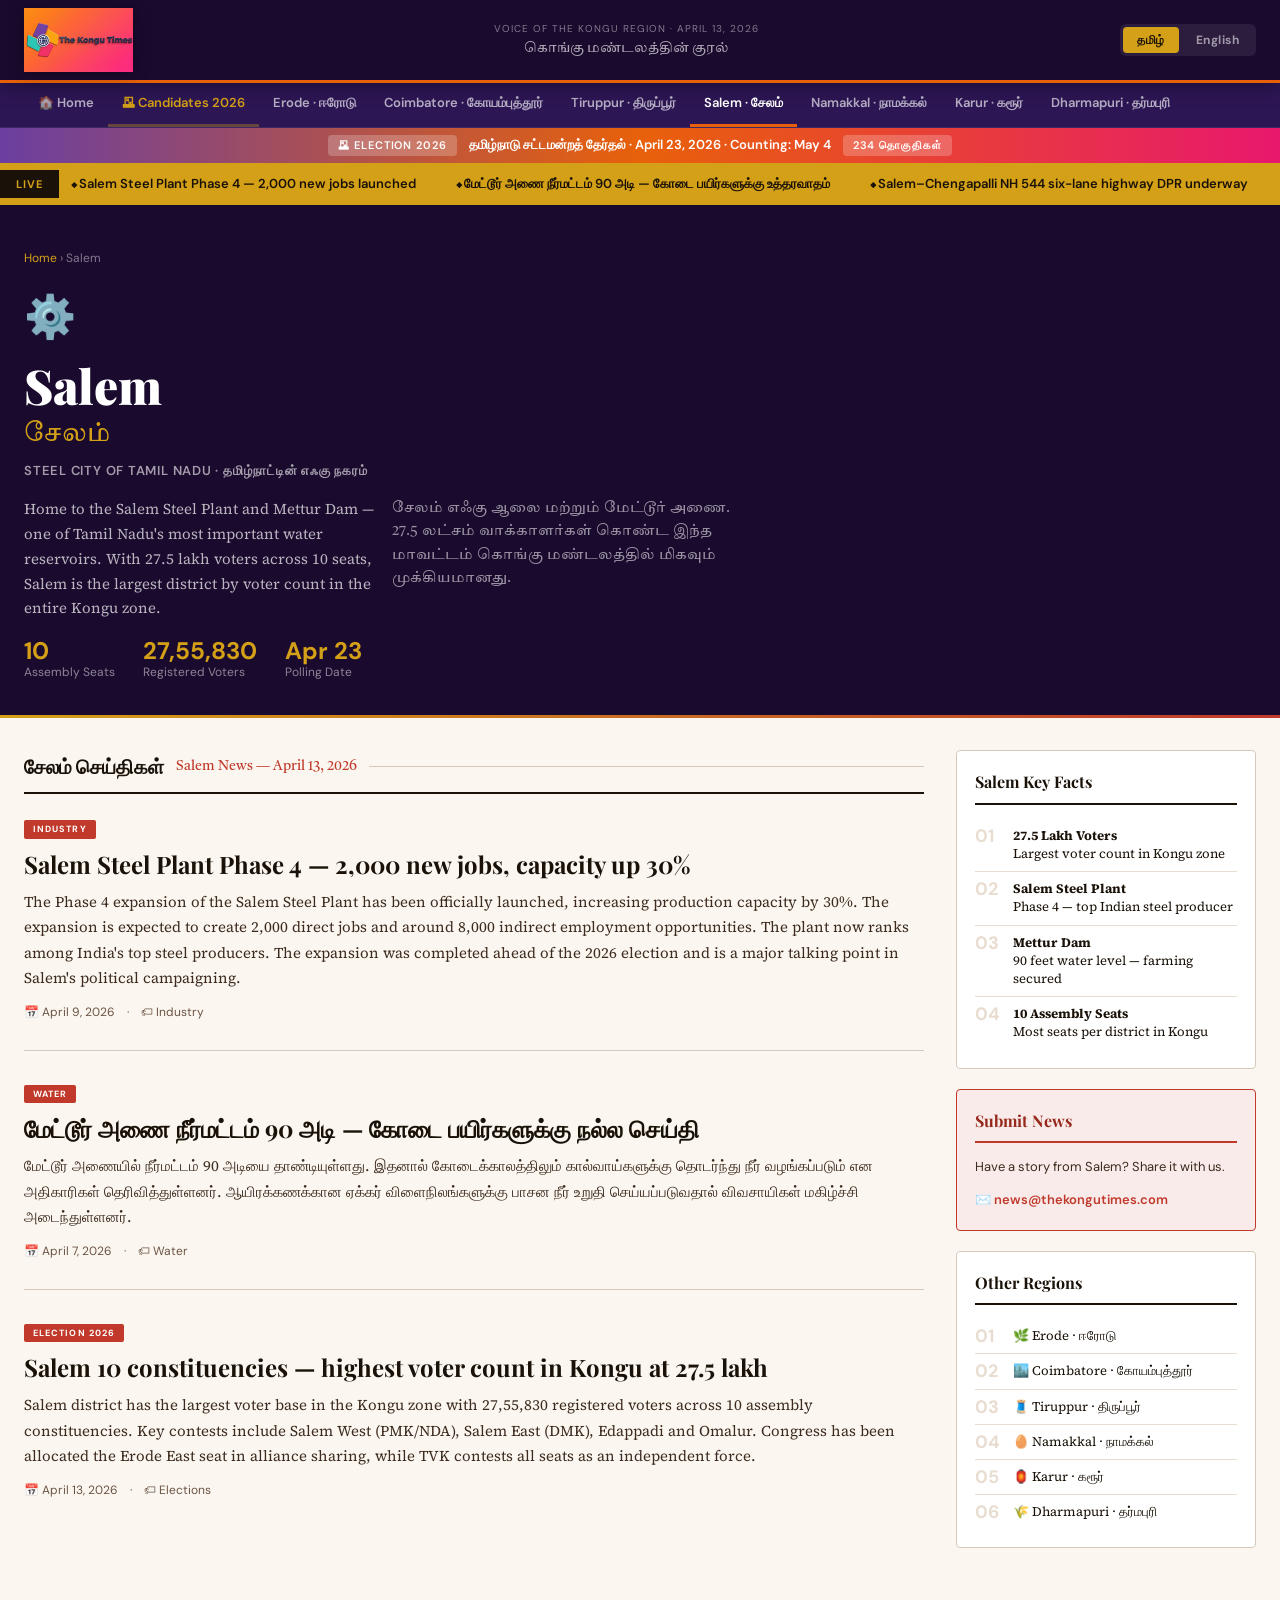
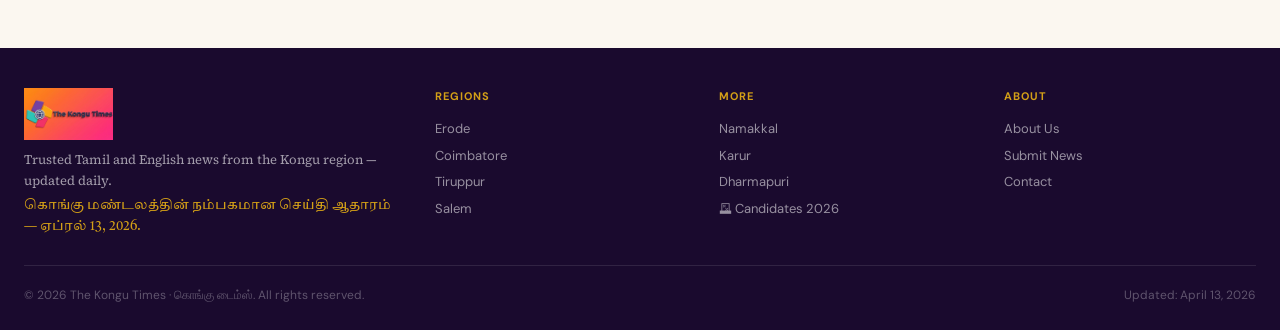
<file: regions/salem.html>
<!DOCTYPE html>
<html lang="ta">
<head>
<meta charset="UTF-8"/><meta name="viewport" content="width=device-width,initial-scale=1"/>
<meta name="description" content="Salem Tamil and English news — Home to the Salem Steel Plant and Mettur Dam — one of Tamil Nadu's most important water reservoirs. With 27.5 lakh voter"/>
<title>Salem · சேலம் | The Kongu Times</title>
<link rel="stylesheet" href="../css/style.css"/>
</head>
<body>
<header class="site-header">
  <div class="header-inner">
    <a href="../index.html" class="logo-link"><img class="logo-img" src="../kongu-times-logo.png" alt="The Kongu Times"/></a>
    <div class="header-center">
      <div class="header-tagline">VOICE OF THE KONGU REGION · April 13, 2026</div>
      <div class="header-tagline-ta">கொங்கு மண்டலத்தின் குரல்</div>
    </div>
    <div class="lang-toggle">
      <button class="lang-btn active" onclick="this.classList.add('active');this.nextElementSibling.classList.remove('active')">தமிழ்</button>
      <button class="lang-btn" onclick="this.classList.add('active');this.previousElementSibling.classList.remove('active')">English</button>
    </div>
  </div>
</header>
<nav class="region-nav"><div class="region-nav-inner">
      <a href="../index.html">🏠 Home</a>
      <a href="../candidates-2026.html" class="candidates-link">🗳 Candidates 2026</a>
      <a href="../regions/erode.html">Erode · ஈரோடு</a>
      <a href="../regions/coimbatore.html">Coimbatore · கோயம்புத்தூர்</a>
      <a href="../regions/tiruppur.html">Tiruppur · திருப்பூர்</a>
      <a href="../regions/salem.html" class="active">Salem · சேலம்</a>
      <a href="../regions/namakkal.html">Namakkal · நாமக்கல்</a>
      <a href="../regions/karur.html">Karur · கரூர்</a>
      <a href="../regions/dharmapuri.html">Dharmapuri · தர்மபுரி</a>
    </div></nav>
<div class="election-banner"><div class="election-banner-inner">
  <span class="elect-badge">🗳 ELECTION 2026</span>
  <span>தமிழ்நாடு சட்டமன்றத் தேர்தல் · April 23, 2026 · Counting: May 4</span>
  <span class="elect-badge">234 தொகுதிகள்</span>
</div></div>
<div class="news-ticker"><div class="ticker-inner"><span class="ticker-label">LIVE</span><div class="ticker-scroll"><div class="ticker-track"><span class="ticker-item">Salem Steel Plant Phase 4 — 2,000 new jobs launched</span><span class="ticker-item">மேட்டூர் அணை நீர்மட்டம் 90 அடி — கோடை பயிர்களுக்கு உத்தரவாதம்</span><span class="ticker-item">Salem–Chengapalli NH 544 six-lane highway DPR underway</span><span class="ticker-item">Election 2026: Salem 10 seats — 27.5 lakh voters, highest in Kongu zone</span><span class="ticker-item">Salem Steel Plant Phase 4 — 2,000 new jobs launched</span><span class="ticker-item">மேட்டூர் அணை நீர்மட்டம் 90 அடி — கோடை பயிர்களுக்கு உத்தரவாதம்</span><span class="ticker-item">Salem–Chengapalli NH 544 six-lane highway DPR underway</span><span class="ticker-item">Election 2026: Salem 10 seats — 27.5 lakh voters, highest in Kongu zone</span></div></div></div></div>

<div class="region-hero">
  <div class="region-hero-inner">
    <div class="region-breadcrumb"><a href="../index.html">Home</a> › Salem</div>
    <span class="region-icon">⚙️</span>
    <h1 class="region-title">Salem</h1>
    <div class="region-title-tamil">சேலம்</div>
    <div class="region-tagline">Steel City of Tamil Nadu · தமிழ்நாட்டின் எஃகு நகரம்</div>
    <div class="region-desc-block">
      <p class="region-desc">Home to the Salem Steel Plant and Mettur Dam — one of Tamil Nadu's most important water reservoirs. With 27.5 lakh voters across 10 seats, Salem is the largest district by voter count in the entire Kongu zone.</p>
      <p class="region-desc-ta">சேலம் எஃகு ஆலை மற்றும் மேட்டூர் அணை. 27.5 லட்சம் வாக்காளர்கள் கொண்ட இந்த மாவட்டம் கொங்கு மண்டலத்தில் மிகவும் முக்கியமானது.</p>
    </div>
    <div style="display:flex;gap:28px;margin-top:18px;flex-wrap:wrap;">
      <div style="font-family:DM Sans,sans-serif;font-size:12px;color:rgba(255,255,255,.5);"><div style="font-size:24px;font-weight:700;color:var(--gold);line-height:1">10</div>Assembly Seats</div>
      <div style="font-family:DM Sans,sans-serif;font-size:12px;color:rgba(255,255,255,.5);"><div style="font-size:24px;font-weight:700;color:var(--gold);line-height:1">27,55,830</div>Registered Voters</div>
      <div style="font-family:DM Sans,sans-serif;font-size:12px;color:rgba(255,255,255,.5);"><div style="font-size:24px;font-weight:700;color:var(--gold);line-height:1">Apr 23</div>Polling Date</div>
    </div>
  </div>
</div>

<div class="region-content">
  <main>
    <div class="sec-head" style="margin-top:0;">
      <h2>சேலம் செய்திகள்</h2>
      <span class="sec-head-tamil">Salem News — April 13, 2026</span>
      <div class="sec-head-line"></div>
    </div>
    <article class="news-article">
  <span class="article-label">Industry</span>
  <h2 class="article-title">Salem Steel Plant Phase 4 — 2,000 new jobs, capacity up 30%</h2>
  <p class="article-body">The Phase 4 expansion of the Salem Steel Plant has been officially launched, increasing production capacity by 30%. The expansion is expected to create 2,000 direct jobs and around 8,000 indirect employment opportunities. The plant now ranks among India's top steel producers. The expansion was completed ahead of the 2026 election and is a major talking point in Salem's political campaigning.</p>
  <div class="article-meta"><span>📅 April 9, 2026</span><span> · </span><span>🏷 Industry</span></div>
</article>
<article class="news-article">
  <span class="article-label">Water</span>
  <h2 class="article-title">மேட்டூர் அணை நீர்மட்டம் 90 அடி — கோடை பயிர்களுக்கு நல்ல செய்தி</h2>
  <p class="article-body">மேட்டூர் அணையில் நீர்மட்டம் 90 அடியை தாண்டியுள்ளது. இதனால் கோடைக்காலத்திலும் கால்வாய்களுக்கு தொடர்ந்து நீர் வழங்கப்படும் என அதிகாரிகள் தெரிவித்துள்ளனர். ஆயிரக்கணக்கான ஏக்கர் விளைநிலங்களுக்கு பாசன நீர் உறுதி செய்யப்படுவதால் விவசாயிகள் மகிழ்ச்சி அடைந்துள்ளனர்.</p>
  <div class="article-meta"><span>📅 April 7, 2026</span><span> · </span><span>🏷 Water</span></div>
</article>
<article class="news-article">
  <span class="article-label">Election 2026</span>
  <h2 class="article-title">Salem 10 constituencies — highest voter count in Kongu at 27.5 lakh</h2>
  <p class="article-body">Salem district has the largest voter base in the Kongu zone with 27,55,830 registered voters across 10 assembly constituencies. Key contests include Salem West (PMK/NDA), Salem East (DMK), Edappadi and Omalur. Congress has been allocated the Erode East seat in alliance sharing, while TVK contests all seats as an independent force.</p>
  <div class="article-meta"><span>📅 April 13, 2026</span><span> · </span><span>🏷 Elections</span></div>
</article>

  </main>
  <aside class="sidebar">
    <div class="sidebar-block">
      <div class="sidebar-title">Salem Key Facts</div>
      <a href="#" class="sidebar-link"><span class="sidebar-num">01</span><span class="sidebar-link-title"><strong>27.5 Lakh Voters</strong><br>Largest voter count in Kongu zone</span></a>
<a href="#" class="sidebar-link"><span class="sidebar-num">02</span><span class="sidebar-link-title"><strong>Salem Steel Plant</strong><br>Phase 4 — top Indian steel producer</span></a>
<a href="#" class="sidebar-link"><span class="sidebar-num">03</span><span class="sidebar-link-title"><strong>Mettur Dam</strong><br>90 feet water level — farming secured</span></a>
<a href="#" class="sidebar-link"><span class="sidebar-num">04</span><span class="sidebar-link-title"><strong>10 Assembly Seats</strong><br>Most seats per district in Kongu</span></a>

    </div>
    <div class="sidebar-block" style="background:var(--red-light);border-color:var(--red);">
      <div class="sidebar-title" style="border-bottom-color:var(--red);color:var(--red-dark);">Submit News</div>
      <p style="font-family:DM Sans,sans-serif;font-size:13px;color:var(--ink-mid);line-height:1.6;margin-bottom:8px;">Have a story from Salem? Share it with us.</p>
      <a href="mailto:news@thekongutimes.com" style="font-family:DM Sans,sans-serif;font-size:13px;font-weight:600;color:var(--red);text-decoration:none;">✉️ news@thekongutimes.com</a>
    </div>
    <div class="sidebar-block">
      <div class="sidebar-title">Other Regions</div>
      <a href="erode.html" class="sidebar-link"><span class="sidebar-num">01</span><span class="sidebar-link-title">🌿 Erode · ஈரோடு</span></a>
<a href="coimbatore.html" class="sidebar-link"><span class="sidebar-num">02</span><span class="sidebar-link-title">🏙️ Coimbatore · கோயம்புத்தூர்</span></a>
<a href="tiruppur.html" class="sidebar-link"><span class="sidebar-num">03</span><span class="sidebar-link-title">🧵 Tiruppur · திருப்பூர்</span></a>
<a href="namakkal.html" class="sidebar-link"><span class="sidebar-num">04</span><span class="sidebar-link-title">🥚 Namakkal · நாமக்கல்</span></a>
<a href="karur.html" class="sidebar-link"><span class="sidebar-num">05</span><span class="sidebar-link-title">🏮 Karur · கரூர்</span></a>
<a href="dharmapuri.html" class="sidebar-link"><span class="sidebar-num">06</span><span class="sidebar-link-title">🌾 Dharmapuri · தர்மபுரி</span></a>

    </div>
  </aside>
</div>

<footer class="site-footer"><div class="footer-inner">
  <div class="footer-grid">
    <div><img class="footer-logo-img" src="../kongu-times-logo.png" alt="The Kongu Times"/>
    <p class="footer-desc">Trusted Tamil and English news from the Kongu region — updated daily.</p>
    <p class="footer-desc-ta">கொங்கு மண்டலத்தின் நம்பகமான செய்தி ஆதாரம் — ஏப்ரல் 13, 2026.</p></div>
    <div class="footer-col"><div class="footer-col-title">Regions</div>
    <a href="erode.html">Erode</a><a href="coimbatore.html">Coimbatore</a>
    <a href="tiruppur.html">Tiruppur</a><a href="salem.html">Salem</a></div>
    <div class="footer-col"><div class="footer-col-title">More</div>
    <a href="namakkal.html">Namakkal</a><a href="karur.html">Karur</a>
    <a href="dharmapuri.html">Dharmapuri</a><a href="../candidates-2026.html">🗳 Candidates 2026</a></div>
    <div class="footer-col"><div class="footer-col-title">About</div>
    <a href="#">About Us</a><a href="#">Submit News</a><a href="#">Contact</a></div>
  </div>
  <div class="footer-bottom">
    <span>© 2026 The Kongu Times · கொங்கு டைம்ஸ். All rights reserved.</span>
    <span>Updated: April 13, 2026</span>
  </div>
</div></footer></body></html>
</file>
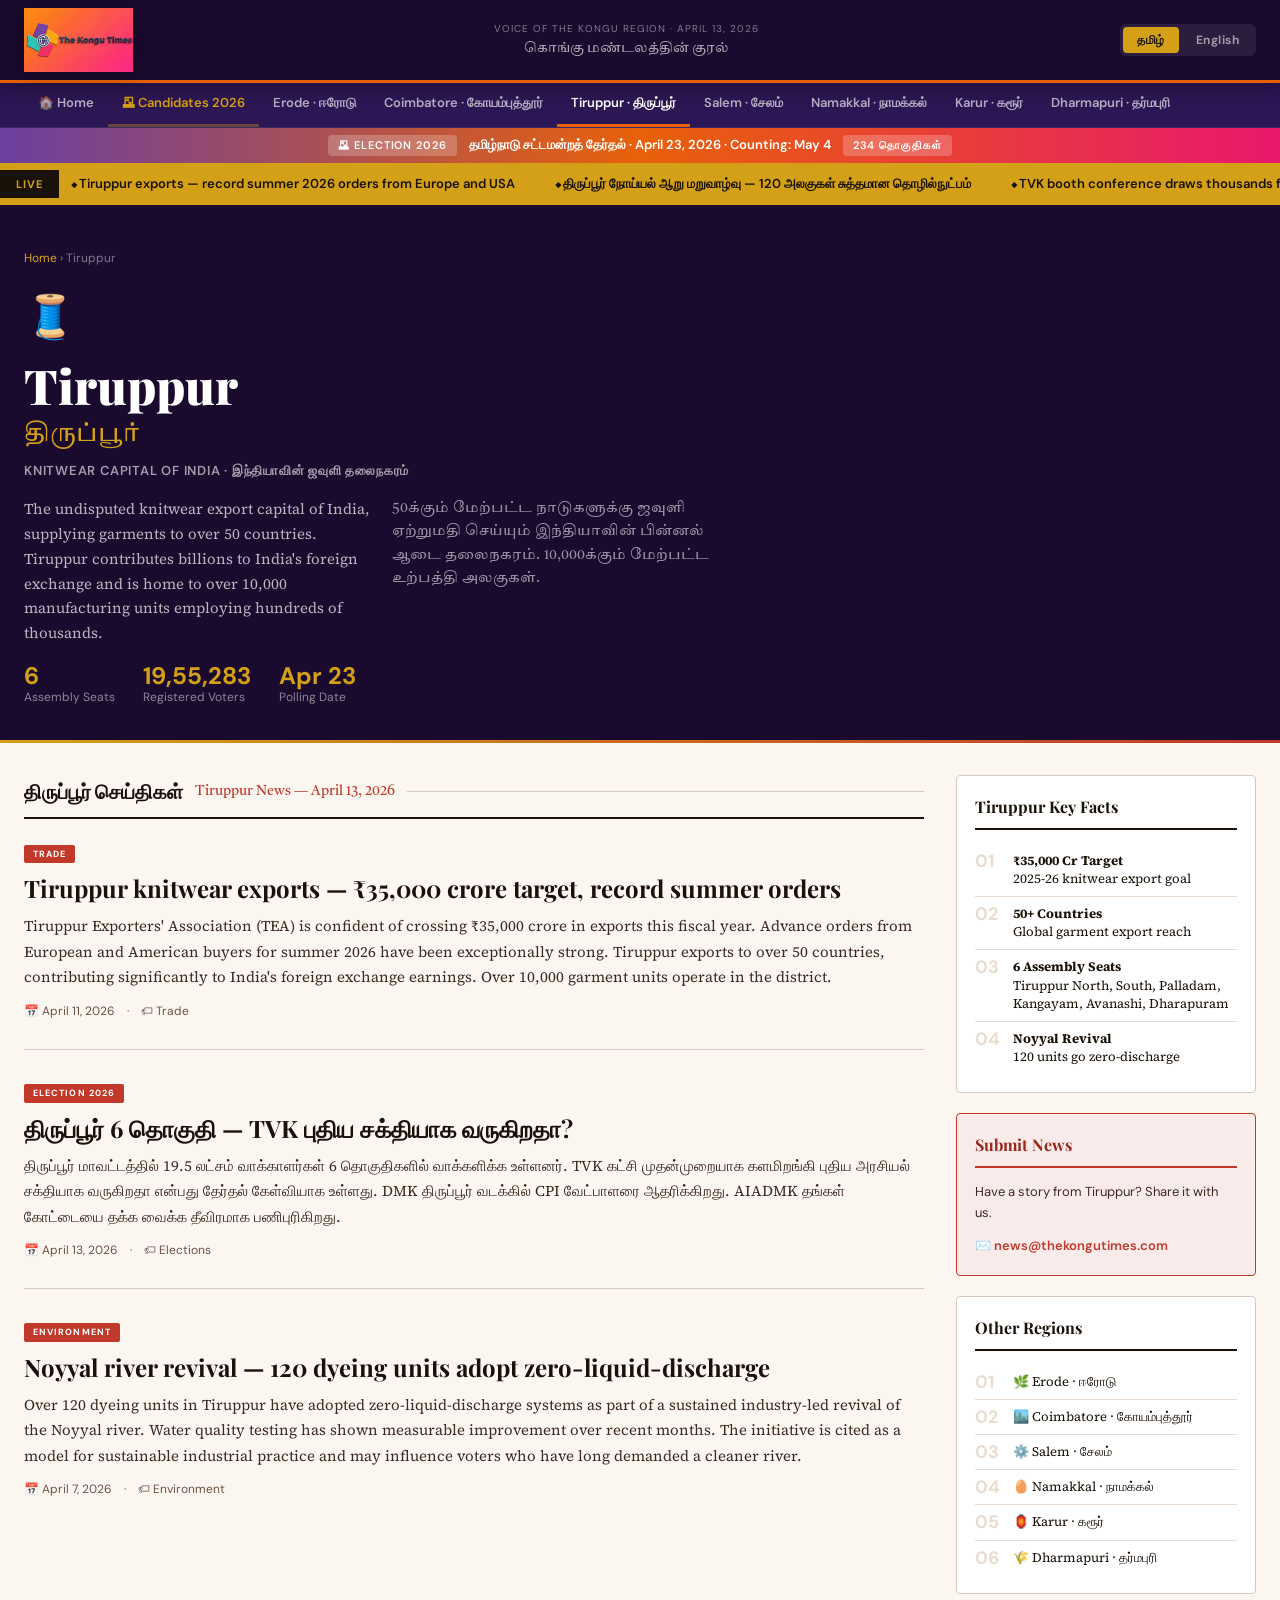
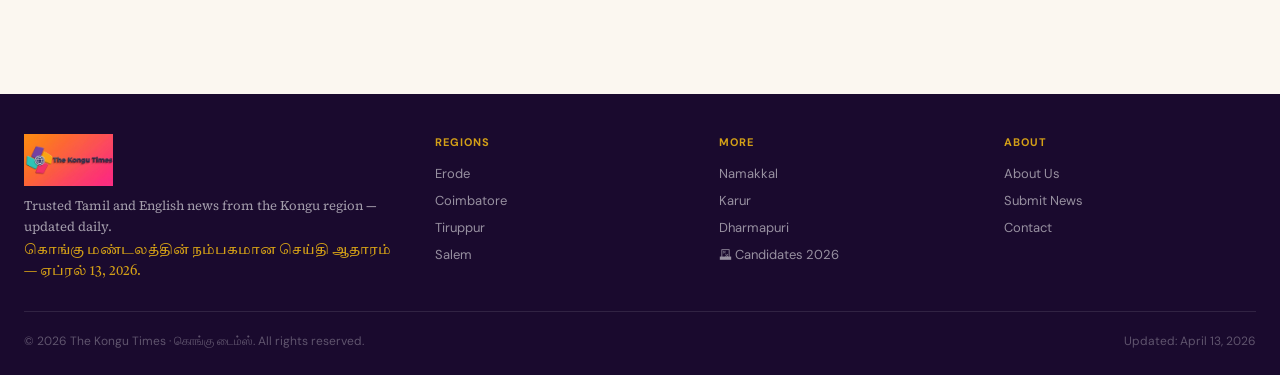
<file: regions/tiruppur.html>
<!DOCTYPE html>
<html lang="ta">
<head>
<meta charset="UTF-8"/><meta name="viewport" content="width=device-width,initial-scale=1"/>
<meta name="description" content="Tiruppur Tamil and English news — The undisputed knitwear export capital of India, supplying garments to over 50 countries. Tiruppur contributes billions "/>
<title>Tiruppur · திருப்பூர் | The Kongu Times</title>
<link rel="stylesheet" href="../css/style.css"/>
</head>
<body>
<header class="site-header">
  <div class="header-inner">
    <a href="../index.html" class="logo-link"><img class="logo-img" src="../kongu-times-logo.png" alt="The Kongu Times"/></a>
    <div class="header-center">
      <div class="header-tagline">VOICE OF THE KONGU REGION · April 13, 2026</div>
      <div class="header-tagline-ta">கொங்கு மண்டலத்தின் குரல்</div>
    </div>
    <div class="lang-toggle">
      <button class="lang-btn active" onclick="this.classList.add('active');this.nextElementSibling.classList.remove('active')">தமிழ்</button>
      <button class="lang-btn" onclick="this.classList.add('active');this.previousElementSibling.classList.remove('active')">English</button>
    </div>
  </div>
</header>
<nav class="region-nav"><div class="region-nav-inner">
      <a href="../index.html">🏠 Home</a>
      <a href="../candidates-2026.html" class="candidates-link">🗳 Candidates 2026</a>
      <a href="../regions/erode.html">Erode · ஈரோடு</a>
      <a href="../regions/coimbatore.html">Coimbatore · கோயம்புத்தூர்</a>
      <a href="../regions/tiruppur.html" class="active">Tiruppur · திருப்பூர்</a>
      <a href="../regions/salem.html">Salem · சேலம்</a>
      <a href="../regions/namakkal.html">Namakkal · நாமக்கல்</a>
      <a href="../regions/karur.html">Karur · கரூர்</a>
      <a href="../regions/dharmapuri.html">Dharmapuri · தர்மபுரி</a>
    </div></nav>
<div class="election-banner"><div class="election-banner-inner">
  <span class="elect-badge">🗳 ELECTION 2026</span>
  <span>தமிழ்நாடு சட்டமன்றத் தேர்தல் · April 23, 2026 · Counting: May 4</span>
  <span class="elect-badge">234 தொகுதிகள்</span>
</div></div>
<div class="news-ticker"><div class="ticker-inner"><span class="ticker-label">LIVE</span><div class="ticker-scroll"><div class="ticker-track"><span class="ticker-item">Tiruppur exports — record summer 2026 orders from Europe and USA</span><span class="ticker-item">திருப்பூர் நோய்யல் ஆறு மறுவாழ்வு — 120 அலகுகள் சுத்தமான தொழில்நுட்பம்</span><span class="ticker-item">TVK booth conference draws thousands from Tiruppur and Nilgiris</span><span class="ticker-item">NH 544 expansion to benefit Tiruppur logistics — Salem connection faster</span><span class="ticker-item">Tiruppur exports — record summer 2026 orders from Europe and USA</span><span class="ticker-item">திருப்பூர் நோய்யல் ஆறு மறுவாழ்வு — 120 அலகுகள் சுத்தமான தொழில்நுட்பம்</span><span class="ticker-item">TVK booth conference draws thousands from Tiruppur and Nilgiris</span><span class="ticker-item">NH 544 expansion to benefit Tiruppur logistics — Salem connection faster</span></div></div></div></div>

<div class="region-hero">
  <div class="region-hero-inner">
    <div class="region-breadcrumb"><a href="../index.html">Home</a> › Tiruppur</div>
    <span class="region-icon">🧵</span>
    <h1 class="region-title">Tiruppur</h1>
    <div class="region-title-tamil">திருப்பூர்</div>
    <div class="region-tagline">Knitwear Capital of India · இந்தியாவின் ஜவுளி தலைநகரம்</div>
    <div class="region-desc-block">
      <p class="region-desc">The undisputed knitwear export capital of India, supplying garments to over 50 countries. Tiruppur contributes billions to India's foreign exchange and is home to over 10,000 manufacturing units employing hundreds of thousands.</p>
      <p class="region-desc-ta">50க்கும் மேற்பட்ட நாடுகளுக்கு ஜவுளி ஏற்றுமதி செய்யும் இந்தியாவின் பின்னல் ஆடை தலைநகரம். 10,000க்கும் மேற்பட்ட உற்பத்தி அலகுகள்.</p>
    </div>
    <div style="display:flex;gap:28px;margin-top:18px;flex-wrap:wrap;">
      <div style="font-family:DM Sans,sans-serif;font-size:12px;color:rgba(255,255,255,.5);"><div style="font-size:24px;font-weight:700;color:var(--gold);line-height:1">6</div>Assembly Seats</div>
      <div style="font-family:DM Sans,sans-serif;font-size:12px;color:rgba(255,255,255,.5);"><div style="font-size:24px;font-weight:700;color:var(--gold);line-height:1">19,55,283</div>Registered Voters</div>
      <div style="font-family:DM Sans,sans-serif;font-size:12px;color:rgba(255,255,255,.5);"><div style="font-size:24px;font-weight:700;color:var(--gold);line-height:1">Apr 23</div>Polling Date</div>
    </div>
  </div>
</div>

<div class="region-content">
  <main>
    <div class="sec-head" style="margin-top:0;">
      <h2>திருப்பூர் செய்திகள்</h2>
      <span class="sec-head-tamil">Tiruppur News — April 13, 2026</span>
      <div class="sec-head-line"></div>
    </div>
    <article class="news-article">
  <span class="article-label">Trade</span>
  <h2 class="article-title">Tiruppur knitwear exports — ₹35,000 crore target, record summer orders</h2>
  <p class="article-body">Tiruppur Exporters' Association (TEA) is confident of crossing ₹35,000 crore in exports this fiscal year. Advance orders from European and American buyers for summer 2026 have been exceptionally strong. Tiruppur exports to over 50 countries, contributing significantly to India's foreign exchange earnings. Over 10,000 garment units operate in the district.</p>
  <div class="article-meta"><span>📅 April 11, 2026</span><span> · </span><span>🏷 Trade</span></div>
</article>
<article class="news-article">
  <span class="article-label">Election 2026</span>
  <h2 class="article-title">திருப்பூர் 6 தொகுதி — TVK புதிய சக்தியாக வருகிறதா?</h2>
  <p class="article-body">திருப்பூர் மாவட்டத்தில் 19.5 லட்சம் வாக்காளர்கள் 6 தொகுதிகளில் வாக்களிக்க உள்ளனர். TVK கட்சி முதன்முறையாக களமிறங்கி புதிய அரசியல் சக்தியாக வருகிறதா என்பது தேர்தல் கேள்வியாக உள்ளது. DMK திருப்பூர் வடக்கில் CPI வேட்பாளரை ஆதரிக்கிறது. AIADMK தங்கள் கோட்டையை தக்க வைக்க தீவிரமாக பணிபுரிகிறது.</p>
  <div class="article-meta"><span>📅 April 13, 2026</span><span> · </span><span>🏷 Elections</span></div>
</article>
<article class="news-article">
  <span class="article-label">Environment</span>
  <h2 class="article-title">Noyyal river revival — 120 dyeing units adopt zero-liquid-discharge</h2>
  <p class="article-body">Over 120 dyeing units in Tiruppur have adopted zero-liquid-discharge systems as part of a sustained industry-led revival of the Noyyal river. Water quality testing has shown measurable improvement over recent months. The initiative is cited as a model for sustainable industrial practice and may influence voters who have long demanded a cleaner river.</p>
  <div class="article-meta"><span>📅 April 7, 2026</span><span> · </span><span>🏷 Environment</span></div>
</article>

  </main>
  <aside class="sidebar">
    <div class="sidebar-block">
      <div class="sidebar-title">Tiruppur Key Facts</div>
      <a href="#" class="sidebar-link"><span class="sidebar-num">01</span><span class="sidebar-link-title"><strong>₹35,000 Cr Target</strong><br>2025-26 knitwear export goal</span></a>
<a href="#" class="sidebar-link"><span class="sidebar-num">02</span><span class="sidebar-link-title"><strong>50+ Countries</strong><br>Global garment export reach</span></a>
<a href="#" class="sidebar-link"><span class="sidebar-num">03</span><span class="sidebar-link-title"><strong>6 Assembly Seats</strong><br>Tiruppur North, South, Palladam, Kangayam, Avanashi, Dharapuram</span></a>
<a href="#" class="sidebar-link"><span class="sidebar-num">04</span><span class="sidebar-link-title"><strong>Noyyal Revival</strong><br>120 units go zero-discharge</span></a>

    </div>
    <div class="sidebar-block" style="background:var(--red-light);border-color:var(--red);">
      <div class="sidebar-title" style="border-bottom-color:var(--red);color:var(--red-dark);">Submit News</div>
      <p style="font-family:DM Sans,sans-serif;font-size:13px;color:var(--ink-mid);line-height:1.6;margin-bottom:8px;">Have a story from Tiruppur? Share it with us.</p>
      <a href="mailto:news@thekongutimes.com" style="font-family:DM Sans,sans-serif;font-size:13px;font-weight:600;color:var(--red);text-decoration:none;">✉️ news@thekongutimes.com</a>
    </div>
    <div class="sidebar-block">
      <div class="sidebar-title">Other Regions</div>
      <a href="erode.html" class="sidebar-link"><span class="sidebar-num">01</span><span class="sidebar-link-title">🌿 Erode · ஈரோடு</span></a>
<a href="coimbatore.html" class="sidebar-link"><span class="sidebar-num">02</span><span class="sidebar-link-title">🏙️ Coimbatore · கோயம்புத்தூர்</span></a>
<a href="salem.html" class="sidebar-link"><span class="sidebar-num">03</span><span class="sidebar-link-title">⚙️ Salem · சேலம்</span></a>
<a href="namakkal.html" class="sidebar-link"><span class="sidebar-num">04</span><span class="sidebar-link-title">🥚 Namakkal · நாமக்கல்</span></a>
<a href="karur.html" class="sidebar-link"><span class="sidebar-num">05</span><span class="sidebar-link-title">🏮 Karur · கரூர்</span></a>
<a href="dharmapuri.html" class="sidebar-link"><span class="sidebar-num">06</span><span class="sidebar-link-title">🌾 Dharmapuri · தர்மபுரி</span></a>

    </div>
  </aside>
</div>

<footer class="site-footer"><div class="footer-inner">
  <div class="footer-grid">
    <div><img class="footer-logo-img" src="../kongu-times-logo.png" alt="The Kongu Times"/>
    <p class="footer-desc">Trusted Tamil and English news from the Kongu region — updated daily.</p>
    <p class="footer-desc-ta">கொங்கு மண்டலத்தின் நம்பகமான செய்தி ஆதாரம் — ஏப்ரல் 13, 2026.</p></div>
    <div class="footer-col"><div class="footer-col-title">Regions</div>
    <a href="erode.html">Erode</a><a href="coimbatore.html">Coimbatore</a>
    <a href="tiruppur.html">Tiruppur</a><a href="salem.html">Salem</a></div>
    <div class="footer-col"><div class="footer-col-title">More</div>
    <a href="namakkal.html">Namakkal</a><a href="karur.html">Karur</a>
    <a href="dharmapuri.html">Dharmapuri</a><a href="../candidates-2026.html">🗳 Candidates 2026</a></div>
    <div class="footer-col"><div class="footer-col-title">About</div>
    <a href="#">About Us</a><a href="#">Submit News</a><a href="#">Contact</a></div>
  </div>
  <div class="footer-bottom">
    <span>© 2026 The Kongu Times · கொங்கு டைம்ஸ். All rights reserved.</span>
    <span>Updated: April 13, 2026</span>
  </div>
</div></footer></body></html>
</file>
<file: css/style.css>
@import url('https://fonts.googleapis.com/css2?family=Tiro+Tamil:ital@0;1&family=Playfair+Display:wght@700;900&family=Source+Serif+4:ital,wght@0,300;0,400;0,600;1,400&family=DM+Sans:wght@400;500;600;700&display=swap');
*,*::before,*::after{box-sizing:border-box;margin:0;padding:0}
html{scroll-behavior:smooth}
:root{--red:#C0392B;--red-dark:#96281B;--red-light:#F9EBEA;--gold:#D4A017;--gold-light:#FDF3DC;--ink:#1A1208;--ink-mid:#3D2B1F;--ink-light:#6B5344;--paper:#FBF7F0;--paper-mid:#F2EBE0;--paper-dark:#E8DDD0;--white:#FFFFFF;--border:#D6C9BB;--shadow:rgba(26,18,8,.12);--orange:#E8610A;--pink:#E8186D;--purple:#6B3FA0;--nav-bg:#1a0a2e;--nav-bar:#2d1654;}
body{font-family:'Source Serif 4',Georgia,serif;background:var(--paper);color:var(--ink);line-height:1.6;}
.site-header{background:var(--nav-bg);border-bottom:3px solid var(--orange);position:sticky;top:0;z-index:200;box-shadow:0 2px 20px rgba(0,0,0,.4);}
.header-inner{max-width:1280px;margin:0 auto;display:flex;align-items:center;justify-content:space-between;padding:8px 24px;gap:16px;}
.logo-link{display:block;flex-shrink:0;}
.logo-img{height:64px;width:auto;display:block;filter:drop-shadow(0 2px 8px rgba(0,0,0,.35));transition:transform .2s;}
.logo-img:hover{transform:scale(1.03);}
.header-center{text-align:center;flex:1;}
.header-tagline{font-family:'DM Sans',sans-serif;font-size:10px;color:rgba(255,255,255,.45);letter-spacing:.1em;text-transform:uppercase;margin-bottom:2px;}
.header-tagline-ta{font-family:'Tiro Tamil',serif;font-size:13px;color:rgba(255,255,255,.65);}
.lang-toggle{display:flex;gap:3px;background:rgba(255,255,255,.08);border-radius:6px;padding:3px;flex-shrink:0;}
.lang-btn{font-family:'DM Sans',sans-serif;font-size:12px;font-weight:700;padding:5px 14px;border:none;border-radius:4px;cursor:pointer;transition:all .2s;background:transparent;color:rgba(255,255,255,.55);letter-spacing:.04em;}
.lang-btn.active{background:var(--gold);color:var(--ink);}
.region-nav{background:var(--nav-bar);border-bottom:1px solid rgba(255,255,255,.08);}
.region-nav-inner{max-width:1280px;margin:0 auto;display:flex;align-items:center;padding:0 24px;overflow-x:auto;scrollbar-width:none;}
.region-nav-inner::-webkit-scrollbar{display:none}
.region-nav-inner a{font-family:'DM Sans',sans-serif;font-size:13px;font-weight:600;color:rgba(255,255,255,.65);text-decoration:none;padding:10px 14px;white-space:nowrap;border-bottom:3px solid transparent;transition:all .2s;}
.region-nav-inner a:hover,.region-nav-inner a.active{color:var(--white);border-bottom-color:var(--orange);}
.region-nav-inner a.candidates-link{color:var(--gold);border-bottom-color:rgba(212,160,23,.35);}
.region-nav-inner a.candidates-link:hover,.region-nav-inner a.candidates-link.active{color:#FFD700;border-bottom-color:var(--gold);}
.election-banner{background:linear-gradient(90deg,var(--purple),var(--orange),var(--pink));padding:7px 0;}
.election-banner-inner{max-width:1280px;margin:0 auto;display:flex;align-items:center;justify-content:center;gap:12px;font-family:'DM Sans',sans-serif;font-size:13px;font-weight:600;color:white;padding:0 24px;flex-wrap:wrap;}
.elect-badge{background:rgba(255,255,255,.22);border-radius:4px;padding:2px 10px;font-size:11px;letter-spacing:.08em;}
.news-ticker{background:var(--gold);padding:7px 0;overflow:hidden;}
.ticker-inner{display:flex;align-items:center;}
.ticker-label{font-family:'DM Sans',sans-serif;font-size:11px;font-weight:700;background:var(--ink);color:var(--gold);padding:0 16px;height:28px;display:flex;align-items:center;white-space:nowrap;letter-spacing:.1em;flex-shrink:0;}
.ticker-scroll{overflow:hidden;flex:1;padding:0 12px;}
.ticker-track{display:flex;animation:tick 42s linear infinite;white-space:nowrap;}
.ticker-track:hover{animation-play-state:paused}
.ticker-item{font-family:'DM Sans',sans-serif;font-size:13px;font-weight:600;color:var(--ink);padding-right:40px;}
.ticker-item::before{content:"◆  ";font-size:8px;}
@keyframes tick{from{transform:translateX(0)}to{transform:translateX(-50%)}}
.site-main{max-width:1280px;margin:0 auto;padding:28px 24px;}
.sec-head{display:flex;align-items:center;gap:12px;margin-bottom:20px;padding-bottom:10px;border-bottom:2px solid var(--ink);}
.sec-head h2{font-family:'Playfair Display',serif;font-size:20px;font-weight:900;color:var(--ink);}
.sec-head-tamil{font-family:'Tiro Tamil',serif;font-size:14px;color:var(--red);}
.sec-head-line{flex:1;height:1px;background:var(--border);}
.hero-grid{display:grid;grid-template-columns:1fr 340px;grid-template-rows:auto auto;gap:1px;background:var(--border);border:1px solid var(--border);margin-bottom:28px;}
.hero-main{grid-row:1/3;background:var(--white);padding:26px;position:relative;overflow:hidden;}
.hero-main::before{content:'';position:absolute;top:0;left:0;right:0;height:4px;background:linear-gradient(90deg,var(--red),var(--gold));}
.hero-label{font-family:'DM Sans',sans-serif;font-size:10px;font-weight:700;letter-spacing:.14em;text-transform:uppercase;color:var(--red);margin-bottom:12px;display:flex;align-items:center;gap:8px;}
.hero-label::after{content:'';flex:1;height:1px;background:var(--border);}
.live-dot{width:8px;height:8px;border-radius:50%;background:var(--red);display:inline-block;animation:pulse 1.5s ease-in-out infinite;flex-shrink:0;}
@keyframes pulse{0%,100%{opacity:1;transform:scale(1)}50%{opacity:.5;transform:scale(1.4)}}
.hero-img{width:100%;aspect-ratio:4/3;object-fit:cover;border-radius:2px;margin-bottom:16px;display:block;}
.hero-headline{font-family:'Playfair Display',serif;font-size:28px;font-weight:900;line-height:1.15;color:var(--ink);margin-bottom:12px;}
.hero-lead{font-size:15px;color:var(--ink-mid);line-height:1.65;margin-bottom:12px;}
.hero-meta{font-family:'DM Sans',sans-serif;font-size:12px;color:var(--ink-light);display:flex;gap:12px;flex-wrap:wrap;}
.hero-side{background:var(--white);padding:18px 20px;}
.hero-side+.hero-side{border-top:1px solid var(--border);}
.side-label{font-family:'DM Sans',sans-serif;font-size:9px;font-weight:700;letter-spacing:.12em;text-transform:uppercase;color:var(--white);background:var(--purple);padding:2px 8px;border-radius:2px;display:inline-block;margin-bottom:8px;}
.side-title{font-family:'Playfair Display',serif;font-size:16px;font-weight:700;line-height:1.3;color:var(--ink);margin-bottom:7px;}
.side-body{font-size:13px;color:var(--ink-mid);line-height:1.55;}
.side-meta{font-family:'DM Sans',sans-serif;font-size:11px;color:var(--ink-light);margin-top:8px;}
.region-grid{display:grid;grid-template-columns:repeat(7,1fr);gap:8px;margin-bottom:28px;}
.region-card{background:var(--white);border:1px solid var(--border);border-radius:5px;padding:14px 8px;text-align:center;text-decoration:none;transition:all .2s;display:block;}
.region-card:hover{transform:translateY(-2px);box-shadow:0 4px 14px var(--shadow);border-color:var(--orange);}
.rc-icon{font-size:22px;margin-bottom:5px;}
.rc-name{font-family:'DM Sans',sans-serif;font-size:12px;font-weight:700;color:var(--ink);margin-bottom:2px;}
.rc-tamil{font-family:'Tiro Tamil',serif;font-size:11px;color:var(--red);}
.rc-tagline{font-family:'DM Sans',sans-serif;font-size:9px;color:var(--ink-light);margin-top:2px;}
.news-grid{display:grid;grid-template-columns:repeat(3,1fr);gap:1px;background:var(--border);border:1px solid var(--border);margin-bottom:32px;}
.news-card{background:var(--white);padding:18px;transition:background .15s;}
.news-card:hover{background:var(--paper);}
.nc-region{font-family:'DM Sans',sans-serif;font-size:9px;font-weight:700;letter-spacing:.1em;text-transform:uppercase;color:var(--white);background:var(--red);padding:2px 8px;border-radius:2px;display:inline-block;margin-bottom:9px;}
.nc-region.blue{background:var(--purple);}
.nc-region.green{background:#1D6B34;}
.nc-title{font-family:'Playfair Display',serif;font-size:16px;font-weight:700;line-height:1.3;color:var(--ink);margin-bottom:8px;}
.nc-body{font-size:13px;color:var(--ink-mid);line-height:1.55;margin-bottom:9px;}
.nc-meta{font-family:'DM Sans',sans-serif;font-size:11px;color:var(--ink-light);border-top:1px solid var(--paper-dark);padding-top:8px;}
.meta-dot{color:var(--border);}
.region-hero{background:var(--nav-bg);padding:44px 24px 36px;position:relative;overflow:hidden;}
.region-hero::before{content:'';position:absolute;bottom:0;left:0;right:0;height:3px;background:linear-gradient(90deg,var(--gold),var(--red));}
.region-hero-inner{max-width:1280px;margin:0 auto;}
.region-breadcrumb{font-family:'DM Sans',sans-serif;font-size:12px;color:rgba(255,255,255,.45);margin-bottom:14px;}
.region-breadcrumb a{color:var(--gold);text-decoration:none;}
.region-breadcrumb a:hover{text-decoration:underline;}
.region-icon{font-size:42px;margin-bottom:10px;display:block;}
.region-title{font-family:'Playfair Display',serif;font-size:48px;font-weight:900;color:var(--white);line-height:1.05;}
.region-title-tamil{font-family:'Tiro Tamil',serif;font-size:24px;color:var(--gold);margin-top:6px;}
.region-tagline{font-family:'DM Sans',sans-serif;font-size:13px;font-weight:600;color:rgba(255,255,255,.6);letter-spacing:.06em;text-transform:uppercase;margin-top:6px;}
.region-desc-block{margin-top:16px;display:grid;grid-template-columns:1fr 1fr;gap:16px;max-width:720px;}
.region-desc{font-size:15px;color:rgba(255,255,255,.7);line-height:1.65;}
.region-desc-ta{font-family:'Tiro Tamil',serif;font-size:14px;color:rgba(255,255,255,.55);line-height:1.65;}
.region-content{max-width:1280px;margin:0 auto;padding:32px 24px;display:grid;grid-template-columns:1fr 300px;gap:32px;}
.news-article{border-bottom:1px solid var(--border);padding-bottom:28px;margin-bottom:28px;}
.news-article:last-child{border-bottom:none;}
.article-label{font-family:'DM Sans',sans-serif;font-size:9px;font-weight:700;letter-spacing:.12em;text-transform:uppercase;color:var(--white);background:var(--red);padding:2px 9px;border-radius:2px;display:inline-block;margin-bottom:10px;}
.article-title{font-family:'Playfair Display',serif;font-size:24px;font-weight:700;line-height:1.25;color:var(--ink);margin-bottom:10px;}
.article-body{font-size:15px;color:var(--ink-mid);line-height:1.7;margin-bottom:12px;}
.article-meta{font-family:'DM Sans',sans-serif;font-size:12px;color:var(--ink-light);display:flex;gap:12px;align-items:center;}
.sidebar-block{background:var(--white);border:1px solid var(--border);border-radius:4px;padding:18px;margin-bottom:20px;}
.sidebar-title{font-family:'Playfair Display',serif;font-size:16px;font-weight:700;color:var(--ink);border-bottom:2px solid var(--ink);padding-bottom:8px;margin-bottom:14px;}
.sidebar-link{display:flex;gap:10px;align-items:flex-start;padding:8px 0;border-bottom:1px solid var(--paper-dark);text-decoration:none;color:var(--ink);}
.sidebar-link:last-child{border-bottom:none;}
.sidebar-link:hover .sidebar-link-title{color:var(--red);}
.sidebar-num{font-family:'DM Sans',sans-serif;font-size:18px;font-weight:700;color:var(--paper-dark);min-width:28px;line-height:1;}
.sidebar-link-title{font-size:13px;line-height:1.4;color:var(--ink);transition:color .15s;}
.site-footer{background:var(--nav-bg);color:rgba(255,255,255,.6);padding:40px 24px 24px;margin-top:48px;}
.footer-inner{max-width:1280px;margin:0 auto;}
.footer-grid{display:grid;grid-template-columns:1.5fr 1fr 1fr 1fr;gap:32px;padding-bottom:28px;border-bottom:1px solid rgba(255,255,255,.1);margin-bottom:20px;}
.footer-logo-img{height:52px;width:auto;margin-bottom:10px;display:block;}
.footer-desc{font-size:13px;line-height:1.6;}
.footer-desc-ta{font-family:'Tiro Tamil',serif;font-size:13px;color:var(--gold);margin-top:4px;line-height:1.6;}
.footer-col-title{font-family:'DM Sans',sans-serif;font-size:11px;font-weight:700;letter-spacing:.1em;text-transform:uppercase;color:var(--gold);margin-bottom:10px;}
.footer-col a{display:block;font-family:'DM Sans',sans-serif;font-size:13px;color:rgba(255,255,255,.55);text-decoration:none;padding:3px 0;transition:color .15s;}
.footer-col a:hover{color:var(--white);}
.footer-bottom{display:flex;justify-content:space-between;font-family:'DM Sans',sans-serif;font-size:12px;color:rgba(255,255,255,.3);flex-wrap:wrap;gap:6px;}
.read-more{font-family:'DM Sans',sans-serif;font-size:12px;font-weight:700;color:var(--red);text-decoration:none;letter-spacing:.04em;display:inline-flex;align-items:center;gap:4px;}
.read-more:hover{text-decoration:underline;}
@media(max-width:900px){.hero-grid{grid-template-columns:1fr;}.news-grid{grid-template-columns:1fr 1fr;}.region-grid{grid-template-columns:repeat(4,1fr);}.region-content{grid-template-columns:1fr;}.footer-grid{grid-template-columns:1fr 1fr;}.region-desc-block{grid-template-columns:1fr;}.sidebar{display:none;}}
@media(max-width:600px){.logo-img{height:50px;}.header-center{display:none;}.hero-headline{font-size:22px;}.news-grid{grid-template-columns:1fr;}.region-grid{grid-template-columns:repeat(2,1fr);}.footer-grid{grid-template-columns:1fr;}.region-title{font-size:32px;}.election-banner-inner{font-size:11px;}}
</file>
